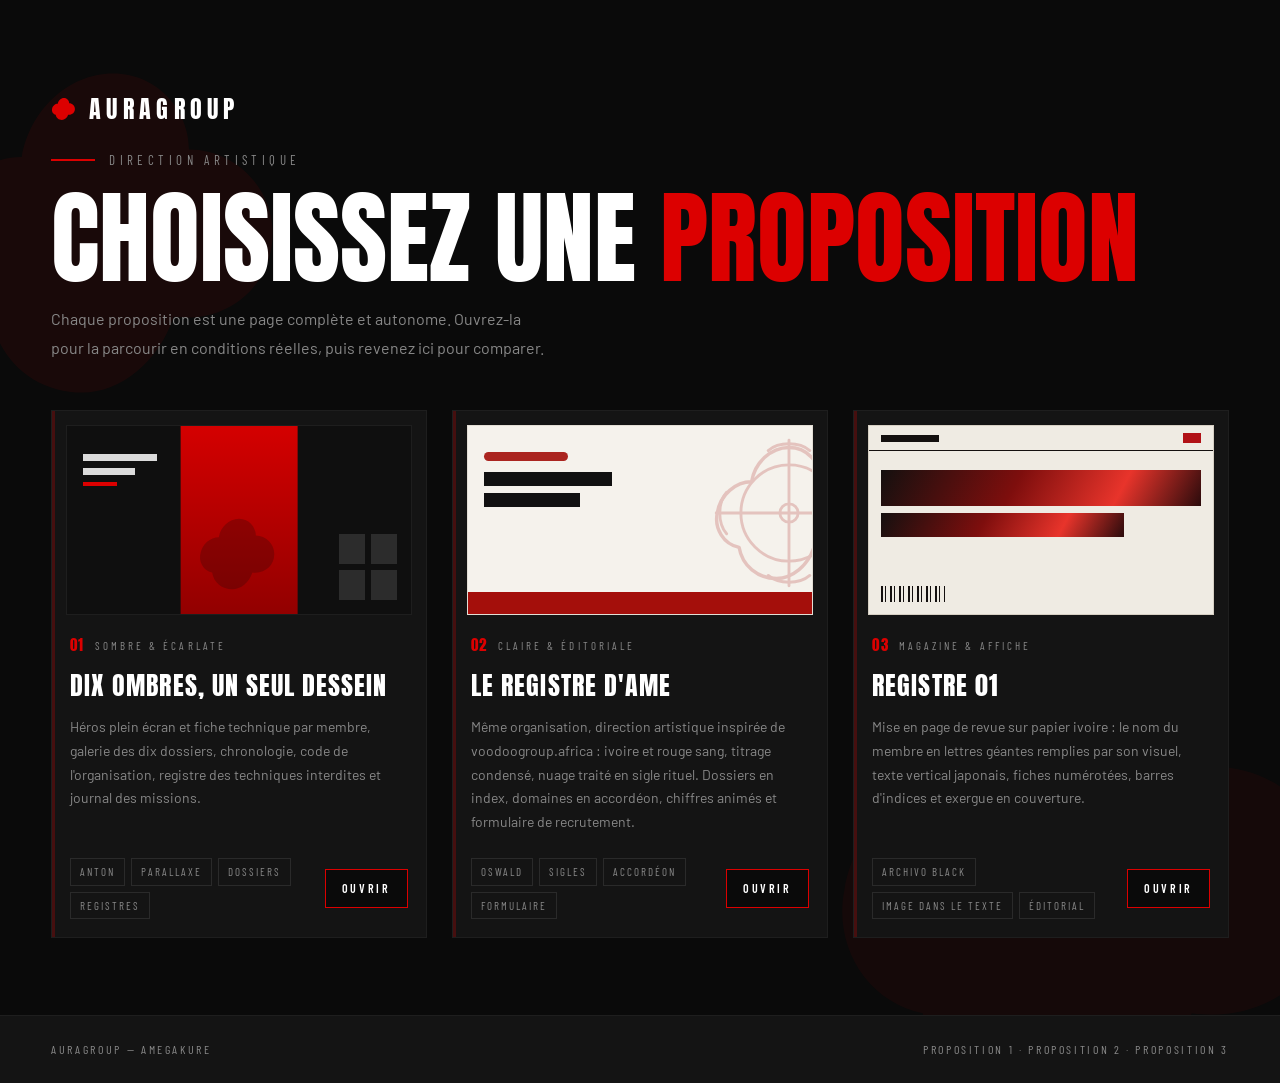
<file: index.html>
<!DOCTYPE html>
<html lang="fr">
<head>
<meta charset="utf-8">
<meta name="viewport" content="width=device-width, initial-scale=1">
<title>AuraGroup — Propositions</title>
<meta name="description" content="Sélection des propositions de landing page pour AuraGroup.">
<meta name="theme-color" content="#0A0A0A">
<link rel="preconnect" href="https://fonts.googleapis.com">
<link rel="preconnect" href="https://fonts.gstatic.com" crossorigin>
<link href="https://fonts.googleapis.com/css2?family=Anton&family=Barlow:wght@300;400;500;600&family=Barlow+Condensed:wght@400;500;600&display=swap" rel="stylesheet">
<link rel="stylesheet" href="assets/css/hub.css">
</head>
<body>

<!-- Sprite SVG : le nuage Akatsuki -->
<svg class="sprite" aria-hidden="true" focusable="false">
  <defs>
    <symbol id="ak-cloud" viewBox="0 0 100 100">
      <path d="M50 8C62 8 70 18 70 28c12 0 22 10 22 22 0 14-12 24-26 22-4 12-14 20-24 20-12 0-22-8-24-20C8 70 2 60 4 50c2-12 12-20 22-20C28 18 38 8 50 8Z"/>
    </symbol>
    <symbol id="ak-sigil" viewBox="0 0 120 120">
      <g fill="none" stroke="currentColor" stroke-width="2.2" stroke-linecap="round" stroke-linejoin="round">
        <path d="M60 4v112M4 60h112"/>
        <circle cx="60" cy="60" r="37"/>
        <circle cx="60" cy="60" r="7"/>
        <path transform="scale(1.2)" d="M50 8C62 8 70 18 70 28c12 0 22 10 22 22 0 14-12 24-26 22-4 12-14 20-24 20-12 0-22-8-24-20C8 70 2 60 4 50c2-12 12-20 22-20C28 18 38 8 50 8Z"/>
        <path d="M12 44c-7 8-7 24 0 32M108 44c7 8 7 24 0 32M44 12c8-7 24-7 32 0M44 108c8 7 24 7 32 0"/>
      </g>
    </symbol>
  </defs>
</svg>

<div class="clouds" aria-hidden="true">
  <svg class="clouds__item clouds__item--1" focusable="false"><use href="#ak-cloud"/></svg>
  <svg class="clouds__item clouds__item--2" focusable="false"><use href="#ak-cloud"/></svg>
</div>

<header class="hub-head">
  <span class="brand">
    <svg class="brand__logo" aria-hidden="true" focusable="false"><use href="#ak-cloud"/></svg>
    <span>AuraGroup</span>
  </span>
  <p class="eyebrow"><span class="rule"></span><span>Direction artistique</span></p>
  <h1 class="hub-title">Choisissez une <em>proposition</em></h1>
  <p class="hub-sub">Chaque proposition est une page complète et autonome. Ouvrez-la pour la parcourir en conditions réelles, puis revenez ici pour comparer.</p>
</header>

<!--
  Pour ajouter une proposition :
  1. dupliquez le dossier proposition-1 en proposition-2 ;
  2. copiez un bloc <a class="prop"> ci-dessous et mettez à jour href, numéro, titre et description.
-->
<main class="props">

  <a class="prop" href="proposition-1/">
    <span class="prop__accent"></span>
    <span class="thumb">
      <span class="thumb__band"></span>
      <svg class="thumb__cloud" aria-hidden="true" focusable="false"><use href="#ak-cloud"/></svg>
      <span class="thumb__lines"><i></i><i></i><i></i></span>
      <span class="thumb__cards"><i></i><i></i><i></i><i></i></span>
    </span>
    <span class="prop__body">
      <span class="prop__meta"><span class="prop__num">01</span><span>Sombre &amp; écarlate</span></span>
      <h2 class="prop__name">Dix ombres, un seul dessein</h2>
      <p class="prop__desc">Héros plein écran et fiche technique par membre, galerie des dix dossiers, chronologie, code de l'organisation, registre des techniques interdites et journal des missions.</p>
      <span class="prop__foot">
        <span class="prop__tags">
          <span class="prop__tag">Anton</span>
          <span class="prop__tag">Parallaxe</span>
          <span class="prop__tag">Dossiers</span>
          <span class="prop__tag">Registres</span>
        </span>
        <span class="prop__go">Ouvrir</span>
      </span>
    </span>
  </a>

  <a class="prop" href="proposition-2/">
    <span class="prop__accent"></span>
    <span class="thumb thumb--paper">
      <svg class="thumb__sigil" aria-hidden="true" focusable="false"><use href="#ak-sigil"/></svg>
      <span class="thumb__script"></span>
      <span class="thumb__head"><i></i><i></i></span>
      <span class="thumb__strip"></span>
    </span>
    <span class="prop__body">
      <span class="prop__meta"><span class="prop__num">02</span><span>Claire &amp; éditoriale</span></span>
      <h2 class="prop__name">Le registre d'Ame</h2>
      <p class="prop__desc">Même organisation, direction artistique inspirée de voodoogroup.africa : ivoire et rouge sang, titrage condensé, nuage traité en sigle rituel. Dossiers en index, domaines en accordéon, chiffres animés et formulaire de recrutement.</p>
      <span class="prop__foot">
        <span class="prop__tags">
          <span class="prop__tag">Oswald</span>
          <span class="prop__tag">Sigles</span>
          <span class="prop__tag">Accordéon</span>
          <span class="prop__tag">Formulaire</span>
        </span>
        <span class="prop__go">Ouvrir</span>
      </span>
    </span>
  </a>

  <a class="prop" href="proposition-3/">
    <span class="prop__accent"></span>
    <span class="thumb thumb--mag">
      <span class="thumb__mast"></span>
      <span class="thumb__issue"></span>
      <span class="thumb__rule"></span>
      <span class="thumb__word"><i></i><i></i></span>
      <span class="thumb__bars"></span>
    </span>
    <span class="prop__body">
      <span class="prop__meta"><span class="prop__num">03</span><span>Magazine &amp; affiche</span></span>
      <h2 class="prop__name">Registre 01</h2>
      <p class="prop__desc">Mise en page de revue sur papier ivoire : le nom du membre en lettres géantes remplies par son visuel, texte vertical japonais, fiches numérotées, barres d'indices et exergue en couverture.</p>
      <span class="prop__foot">
        <span class="prop__tags">
          <span class="prop__tag">Archivo Black</span>
          <span class="prop__tag">Image dans le texte</span>
          <span class="prop__tag">Éditorial</span>
        </span>
        <span class="prop__go">Ouvrir</span>
      </span>
    </span>
  </a>

</main>

<footer class="hub-foot">
  <span>AuraGroup — Amegakure</span>
  <span><a href="proposition-1/">Proposition 1</a> · <a href="proposition-2/">Proposition 2</a> · <a href="proposition-3/">Proposition 3</a></span>
</footer>

</body>
</html>
</file>
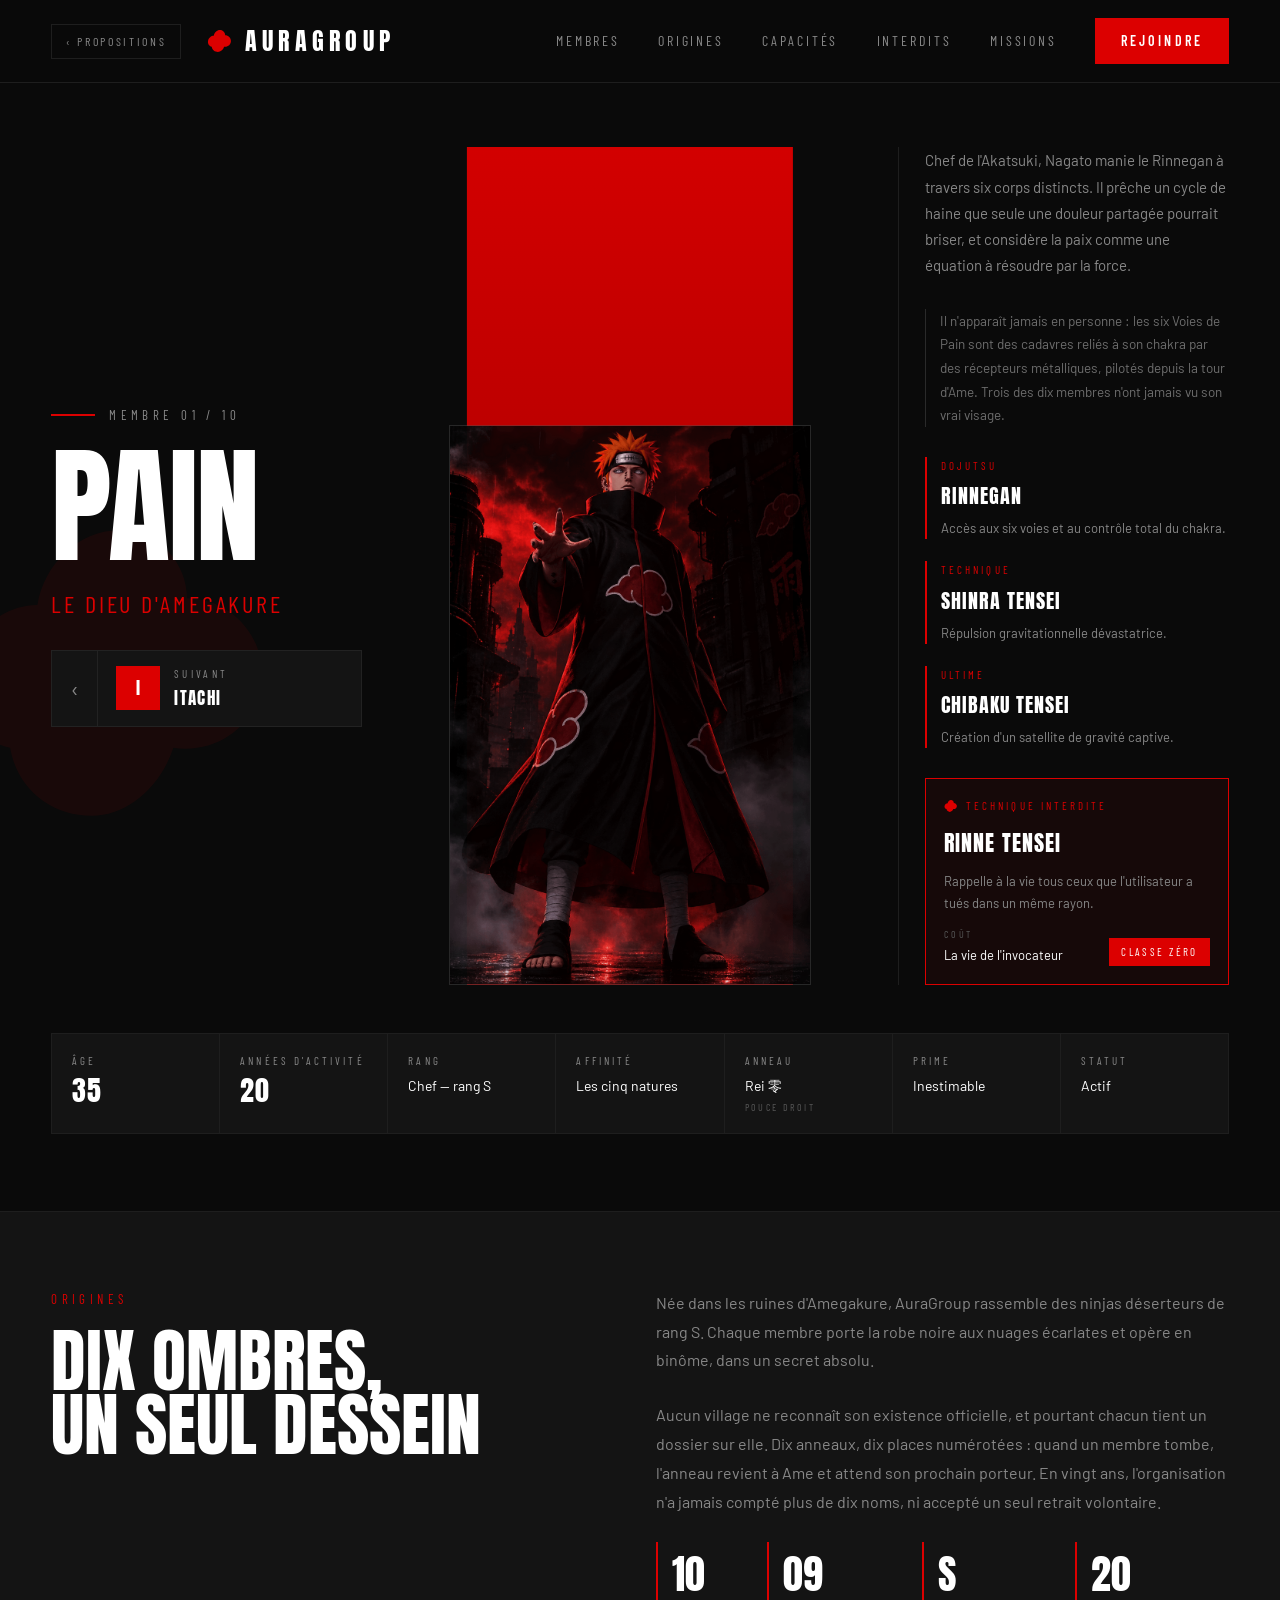
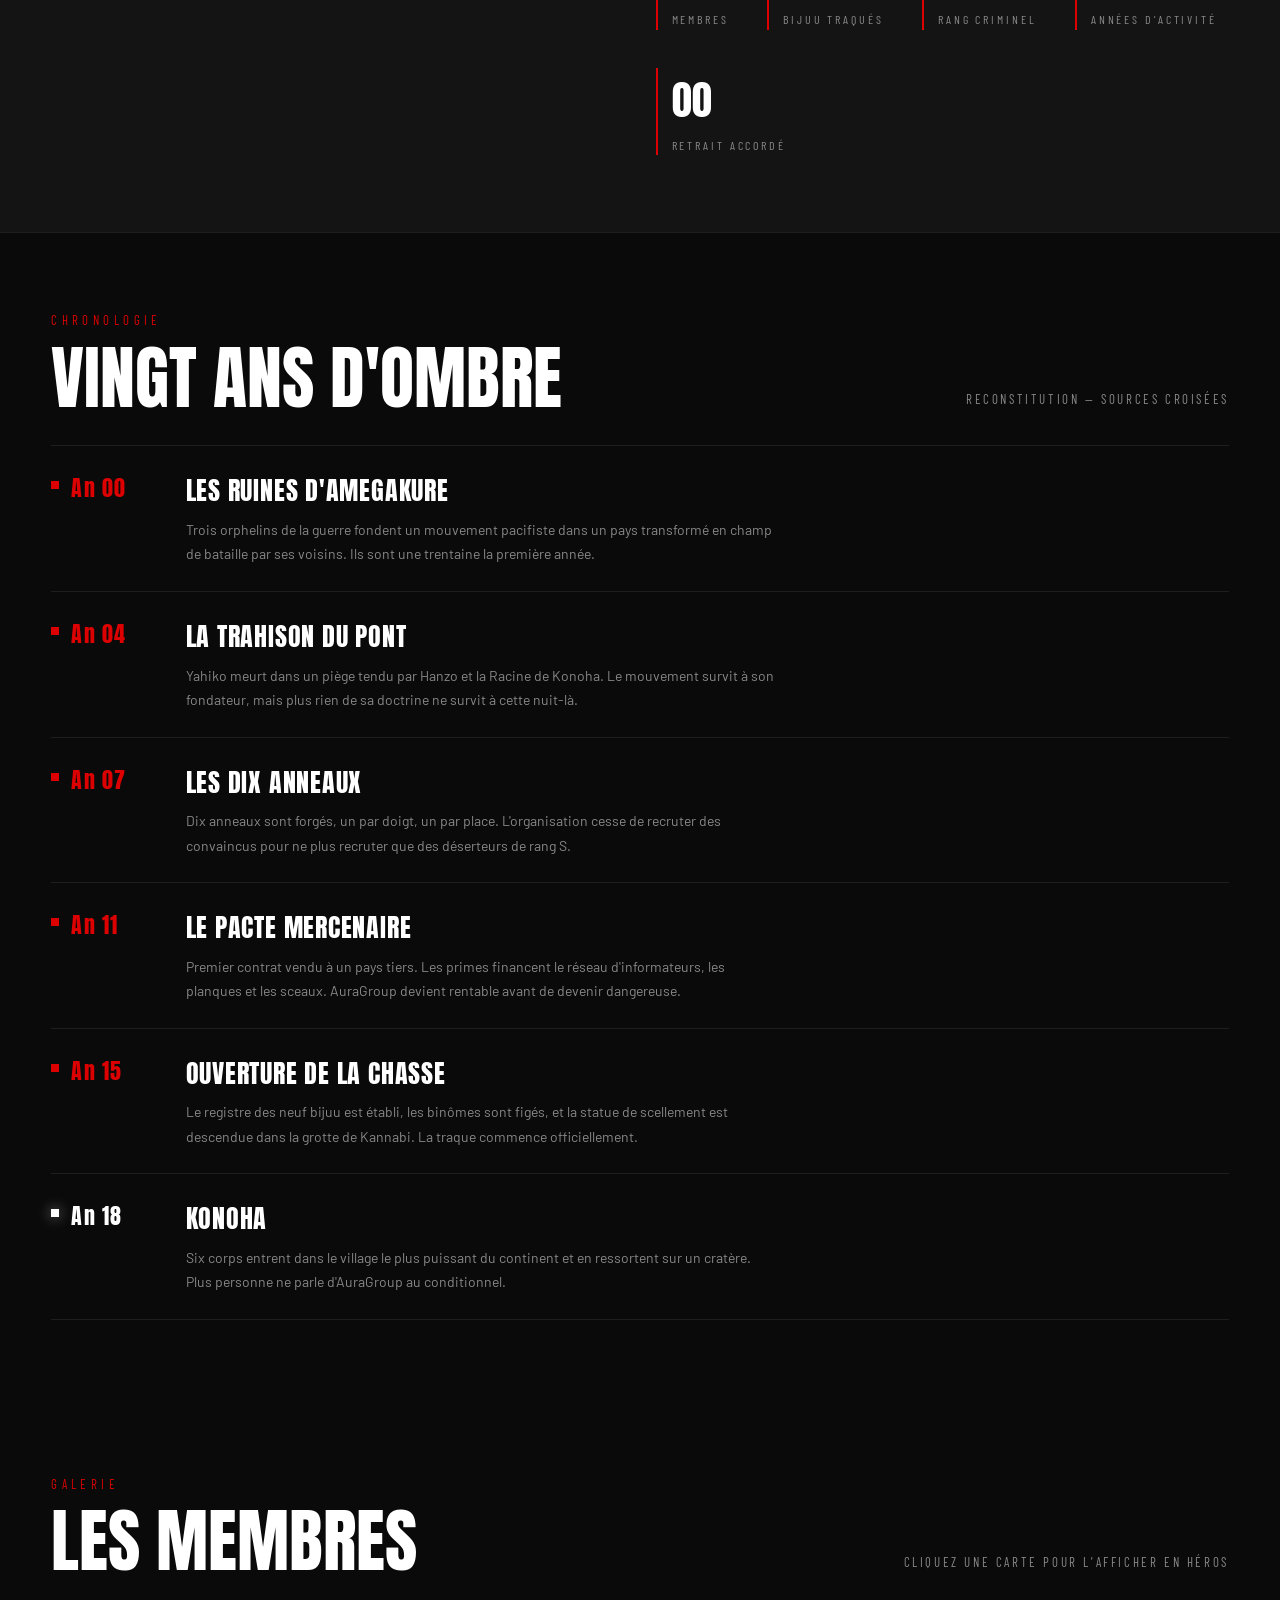
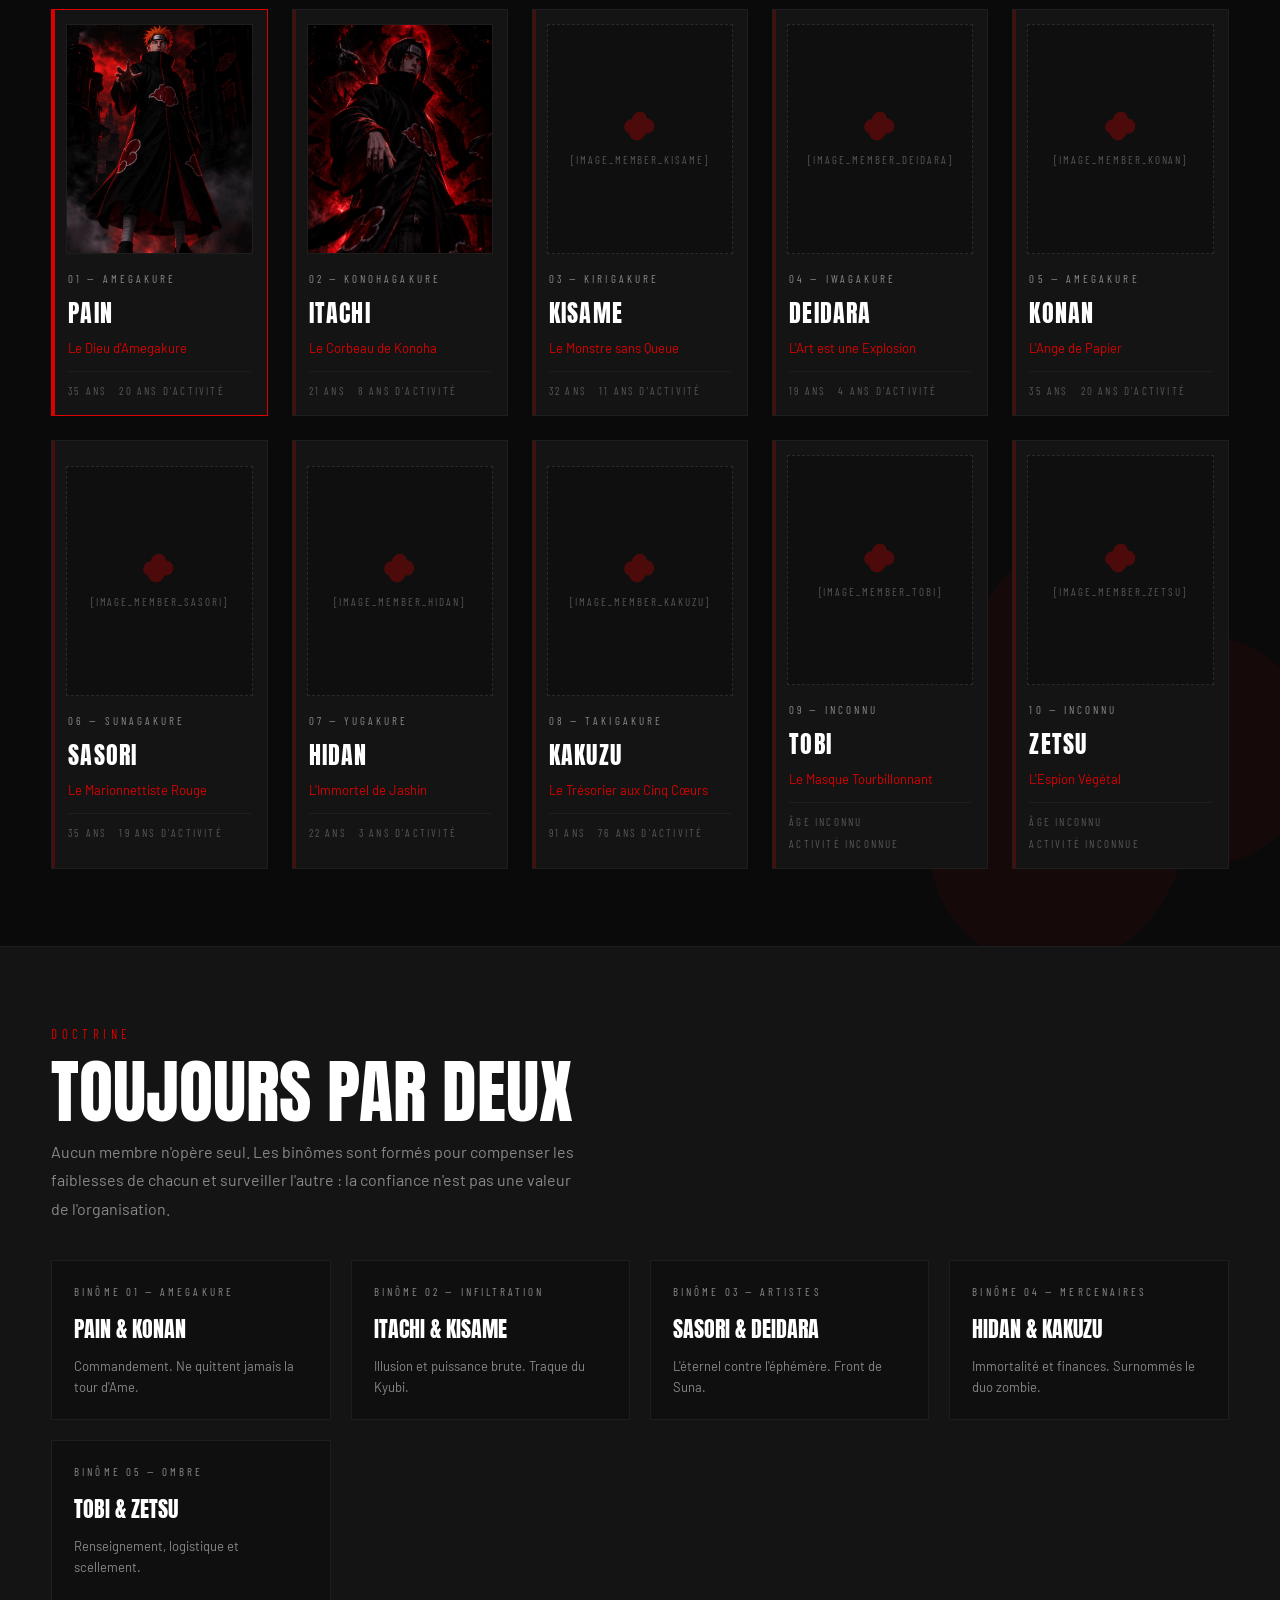
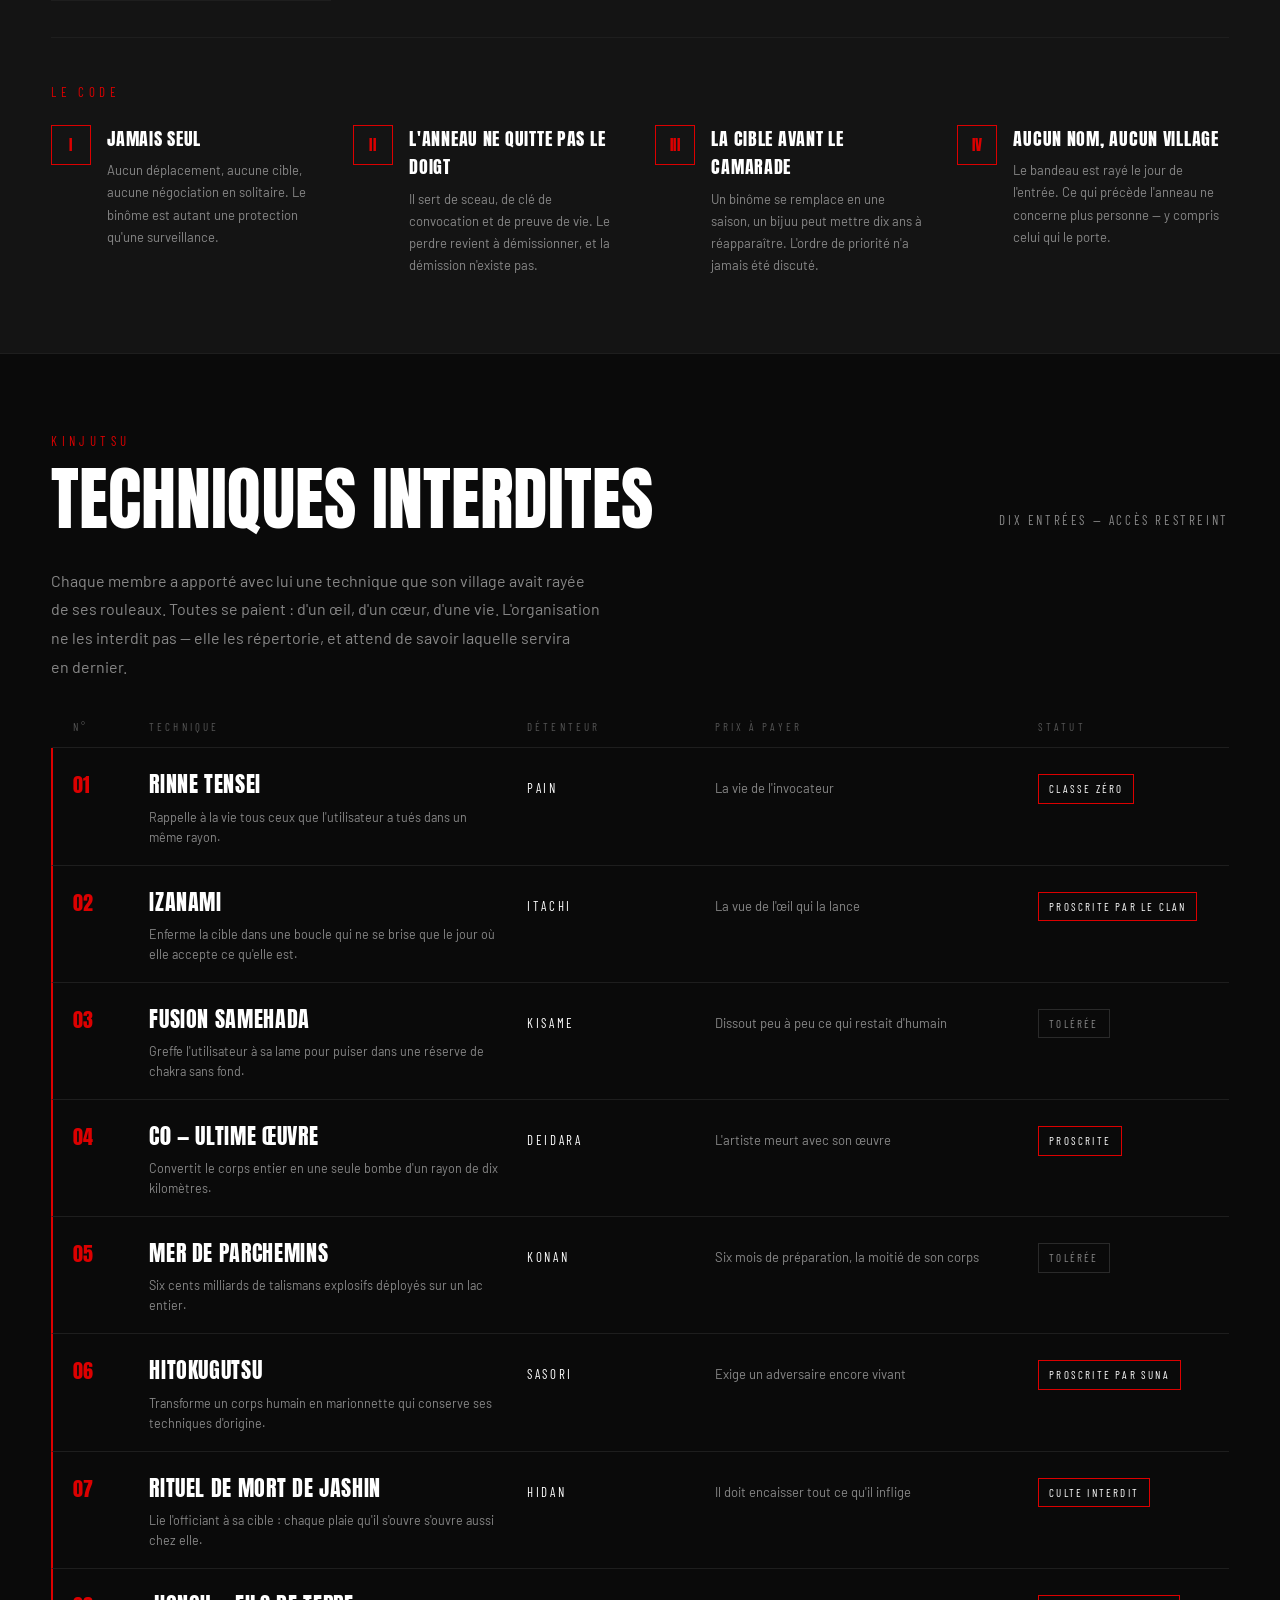
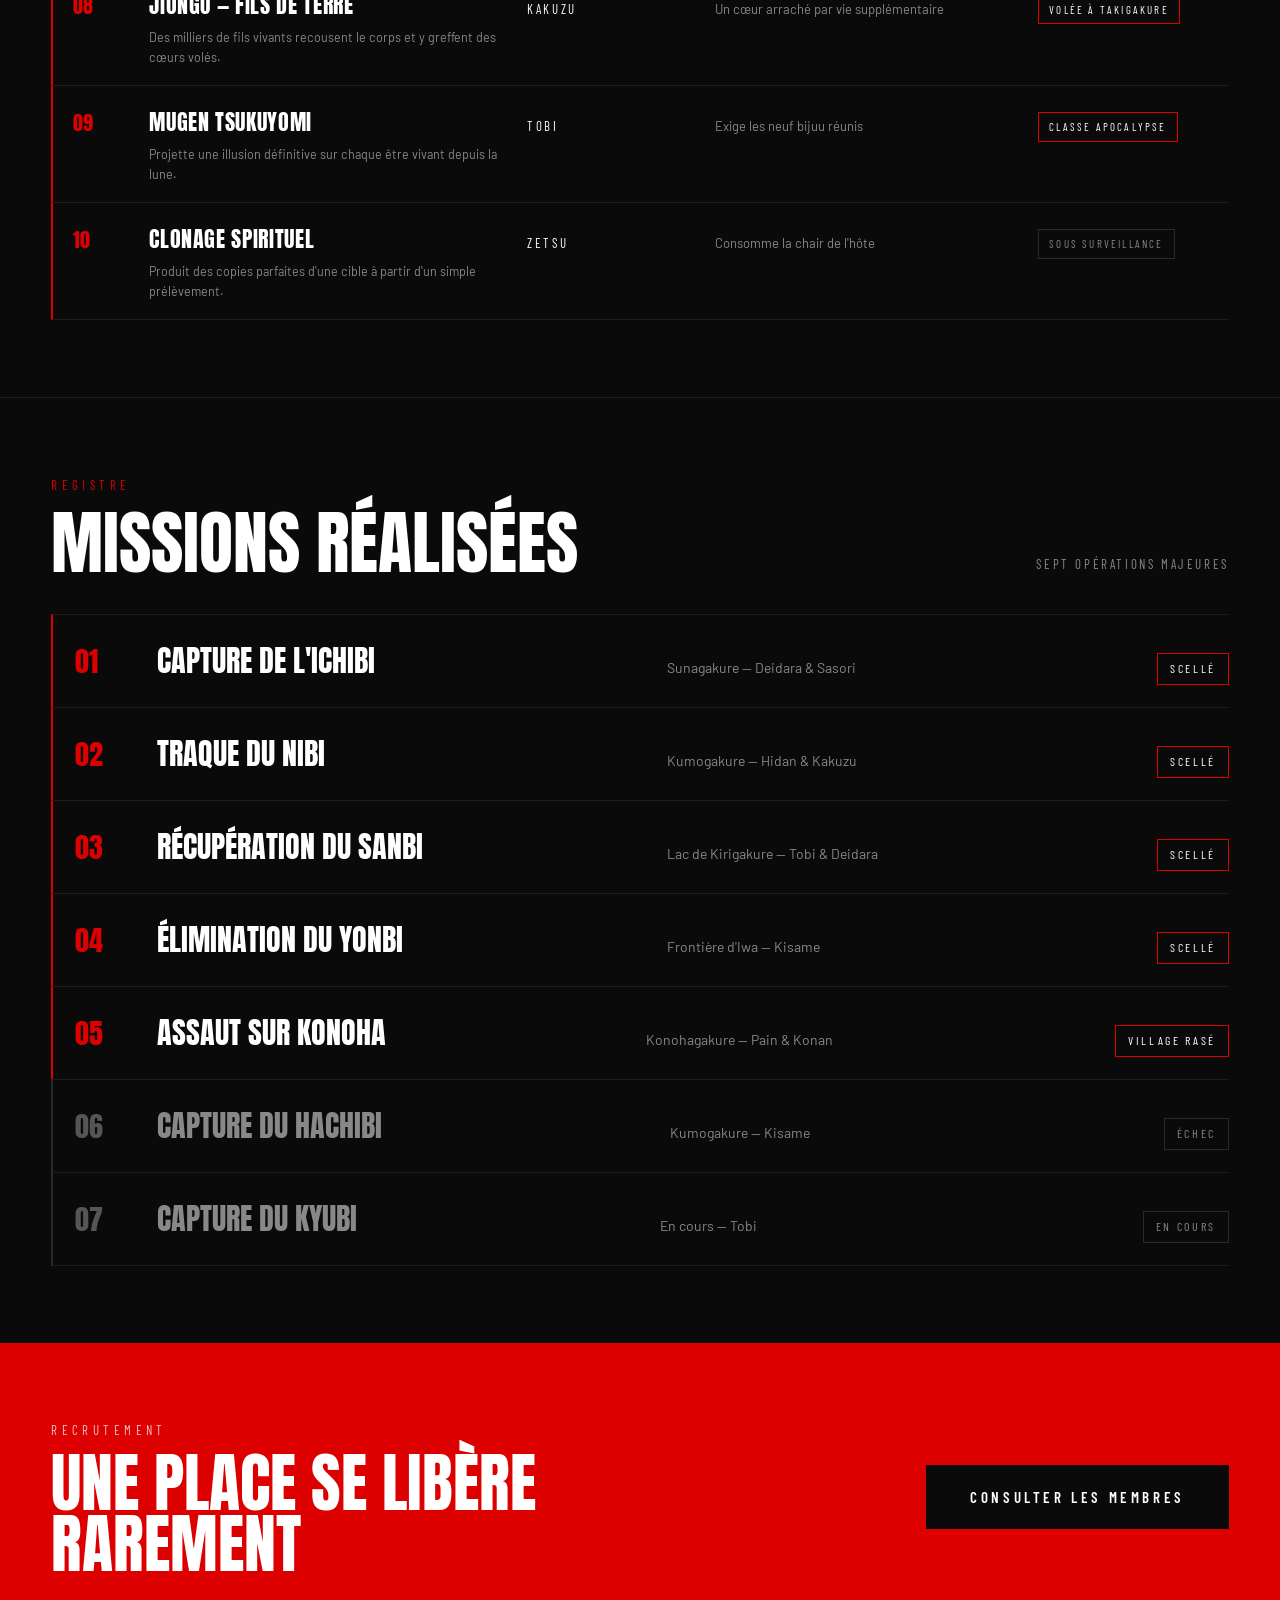
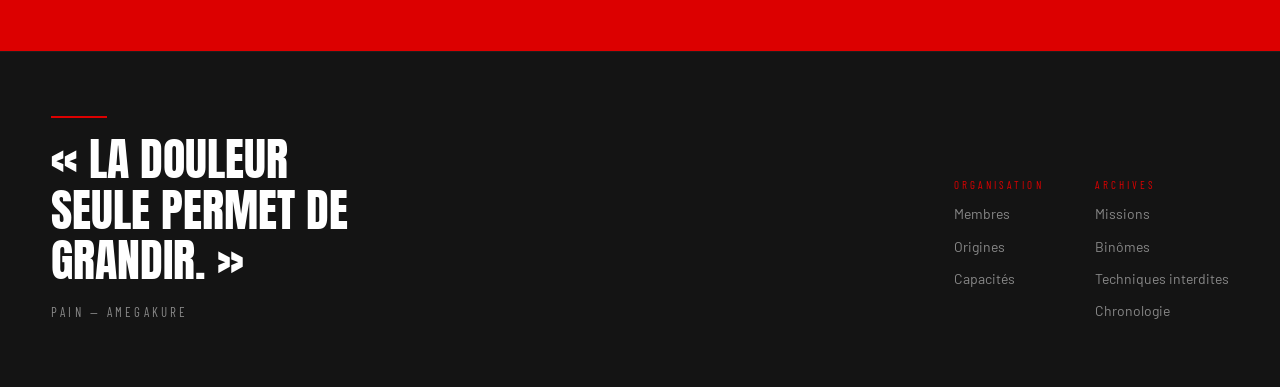
<file: proposition-1/index.html>
<!DOCTYPE html>
<html lang="fr">
<head>
<meta charset="utf-8">
<meta name="viewport" content="width=device-width, initial-scale=1">
<title>AuraGroup — Dix ombres, un seul dessein</title>
<meta name="description" content="AuraGroup rassemble dix ninjas déserteurs de rang S. Membres, origines, capacités et registre des missions.">
<meta name="theme-color" content="#0A0A0A">
<link rel="preconnect" href="https://fonts.googleapis.com">
<link rel="preconnect" href="https://fonts.gstatic.com" crossorigin>
<link href="https://fonts.googleapis.com/css2?family=Anton&family=Barlow:wght@300;400;500;600&family=Barlow+Condensed:wght@400;500;600&display=swap" rel="stylesheet">
<link rel="stylesheet" href="assets/css/style.css">
</head>
<body>

<!-- Sprite SVG : le nuage Akatsuki, réutilisé partout -->
<svg class="sprite" aria-hidden="true" focusable="false">
  <defs>
    <symbol id="ak-cloud" viewBox="0 0 100 100">
      <path d="M50 8C62 8 70 18 70 28c12 0 22 10 22 22 0 14-12 24-26 22-4 12-14 20-24 20-12 0-22-8-24-20C8 70 2 60 4 50c2-12 12-20 22-20C28 18 38 8 50 8Z"/>
    </symbol>
  </defs>
</svg>

<!-- Écran de démarrage -->
<div class="boot" id="boot" aria-hidden="true">
  <svg class="boot__mark" viewBox="0 0 100 100" focusable="false">
    <defs>
      <clipPath id="akCloudClip">
        <path d="M50 8C62 8 70 18 70 28c12 0 22 10 22 22 0 14-12 24-26 22-4 12-14 20-24 20-12 0-22-8-24-20C8 70 2 60 4 50c2-12 12-20 22-20C28 18 38 8 50 8Z"/>
      </clipPath>
    </defs>
    <path d="M50 8C62 8 70 18 70 28c12 0 22 10 22 22 0 14-12 24-26 22-4 12-14 20-24 20-12 0-22-8-24-20C8 70 2 60 4 50c2-12 12-20 22-20C28 18 38 8 50 8Z" fill="#141414" stroke="#2A2A2A" stroke-width="1.5"/>
    <g clip-path="url(#akCloudClip)">
      <g class="boot__fill">
        <rect x="0" y="0" width="100" height="100" fill="#DC0000"/>
        <path class="boot__wave" d="M-100 2c12 0 12 6 24 6s12-6 24-6 12 6 24 6 12-6 24-6 12 6 24 6 12-6 24-6 12 6 24 6 12-6 24-6v-14h-192Z" fill="#DC0000"/>
      </g>
    </g>
  </svg>
</div>

<!-- Nuages d'ambiance (statiques) -->
<div class="clouds" id="clouds" aria-hidden="true">
  <svg class="clouds__item clouds__item--1" focusable="false"><use href="#ak-cloud"/></svg>
  <svg class="clouds__item clouds__item--2" focusable="false"><use href="#ak-cloud"/></svg>
  <svg class="clouds__item clouds__item--3" focusable="false"><use href="#ak-cloud"/></svg>
</div>

<a class="skip-link" href="#membres">Aller aux membres</a>

<header class="nav">
  <div class="nav__left">
    <a class="nav__back" href="../">&lsaquo; Propositions</a>
    <a class="nav__brand" href="#top">
      <svg class="nav__logo" aria-hidden="true" focusable="false"><use href="#ak-cloud"/></svg>
      <span>AuraGroup</span>
    </a>
  </div>
  <nav class="nav__links" aria-label="Navigation principale">
    <a class="nav__link" href="#membres">Membres</a>
    <a class="nav__link" href="#origines">Origines</a>
    <a class="nav__link" href="#capacites">Capacités</a>
    <a class="nav__link" href="#interdits">Interdits</a>
    <a class="nav__link" href="#missions">Missions</a>
    <a class="nav__cta" href="#membres">Rejoindre</a>
  </nav>
</header>

<main id="top">

  <!-- ===================== HERO ===================== -->
  <section class="hero" aria-label="Membre à la une">

    <div class="hero__intro">
      <p class="eyebrow eyebrow--rule">
        <span class="rule"></span>
        <span>Membre <span id="heroIndex">01</span> / <span id="heroTotal">10</span></span>
      </p>
      <h1 class="hero__name" id="heroName">Pain</h1>
      <p class="hero__title" id="heroTitle">Le Dieu d'Amegakure</p>

      <div class="switcher">
        <button class="switcher__prev" type="button" id="prevBtn" aria-label="Membre précédent">&lsaquo;</button>
        <button class="switcher__next" type="button" id="nextBtn">
          <span class="switcher__initial" id="nextInitial" aria-hidden="true">I</span>
          <span class="switcher__text">
            <span class="switcher__label">Suivant</span>
            <span class="switcher__name" id="nextName">Itachi</span>
          </span>
        </button>
      </div>
    </div>

    <div class="hero__stage">
      <div class="hero__band" id="heroBand"></div>
      <svg class="hero__ghost" aria-hidden="true" focusable="false"><use href="#ak-cloud"/></svg>
      <figure class="hero__media" id="heroMedia">
        <span class="hero__media-label">Placeholder</span>
        <span class="hero__media-tag">[IMAGE_HERO_PAIN]</span>
      </figure>
    </div>

    <div class="hero__file" id="capacites">
      <p class="hero__bio" id="heroBio">Chef de l'Akatsuki, Nagato manie le Rinnegan à travers six corps distincts. Il prêche un cycle de haine que seule une douleur partagée pourrait briser, et considère la paix comme une équation à résoudre par la force.</p>
      <p class="hero__note" id="heroNote">Il n'apparaît jamais en personne : les six Voies de Pain sont des cadavres reliés à son chakra par des récepteurs métalliques, pilotés depuis la tour d'Ame.</p>

      <ul class="abilities" id="heroAbilities">
        <li class="ability">
          <span class="ability__kind">Dojutsu</span>
          <span class="ability__name">Rinnegan</span>
          <span class="ability__desc">Accès aux six voies et au contrôle total du chakra.</span>
        </li>
        <li class="ability">
          <span class="ability__kind">Technique</span>
          <span class="ability__name">Shinra Tensei</span>
          <span class="ability__desc">Répulsion gravitationnelle dévastatrice.</span>
        </li>
        <li class="ability">
          <span class="ability__kind">Ultime</span>
          <span class="ability__name">Chibaku Tensei</span>
          <span class="ability__desc">Création d'un satellite de gravité captive.</span>
        </li>
      </ul>

      <div class="kinjutsu">
        <span class="kinjutsu__head">
          <svg class="kinjutsu__icon" aria-hidden="true" focusable="false"><use href="#ak-cloud"/></svg>
          Technique interdite
        </span>
        <span class="kinjutsu__name" id="forbName">Rinne Tensei</span>
        <p class="kinjutsu__desc" id="forbDesc">Rappelle à la vie tous ceux que l'utilisateur a tués dans un même rayon.</p>
        <span class="kinjutsu__foot">
          <span class="kinjutsu__cost"><span class="kinjutsu__cost-label">Coût</span><span id="forbCost">La vie de l'invocateur</span></span>
          <span class="kinjutsu__status" id="forbStatus">Classe Zéro</span>
        </span>
      </div>
    </div>

    <!-- Fiche technique : pleine largeur, se met à jour avec le membre affiché -->
    <dl class="dossier" id="dossier" aria-label="Fiche technique du membre affiché">
      <div class="dossier__cell"><dt class="dossier__label">Âge</dt><dd class="dossier__value" id="dAge">35</dd></div>
      <div class="dossier__cell"><dt class="dossier__label">Années d'activité</dt><dd class="dossier__value" id="dYears">20</dd></div>
      <div class="dossier__cell"><dt class="dossier__label">Rang</dt><dd class="dossier__value dossier__value--sm" id="dRank">Chef — rang S</dd></div>
      <div class="dossier__cell"><dt class="dossier__label">Affinité</dt><dd class="dossier__value dossier__value--sm" id="dNature">Les cinq natures</dd></div>
      <div class="dossier__cell"><dt class="dossier__label">Anneau</dt><dd class="dossier__value dossier__value--sm"><span id="dRing">Rei 零</span><em id="dFinger">Pouce droit</em></dd></div>
      <div class="dossier__cell"><dt class="dossier__label">Prime</dt><dd class="dossier__value dossier__value--sm" id="dBounty">Inestimable</dd></div>
      <div class="dossier__cell"><dt class="dossier__label">Statut</dt><dd class="dossier__value dossier__value--sm" id="dStatus">Actif</dd></div>
    </dl>
  </section>

  <!-- ===================== ORIGINES ===================== -->
  <section class="section section--panel origines" id="origines">
    <div class="origines__head">
      <p class="eyebrow eyebrow--red">Origines</p>
      <h2 class="h2">Dix ombres,<br>un seul dessein</h2>
    </div>
    <div class="origines__body">
      <p class="lead">Née dans les ruines d'Amegakure, AuraGroup rassemble des ninjas déserteurs de rang S. Chaque membre porte la robe noire aux nuages écarlates et opère en binôme, dans un secret absolu.</p>
      <p class="lead">Aucun village ne reconnaît son existence officielle, et pourtant chacun tient un dossier sur elle. Dix anneaux, dix places numérotées : quand un membre tombe, l'anneau revient à Ame et attend son prochain porteur. En vingt ans, l'organisation n'a jamais compté plus de dix noms, ni accepté un seul retrait volontaire.</p>
      <div class="stats">
        <div class="stat">
          <span class="stat__value">10</span>
          <span class="stat__label">Membres</span>
        </div>
        <div class="stat">
          <span class="stat__value">09</span>
          <span class="stat__label">Bijuu traqués</span>
        </div>
        <div class="stat">
          <span class="stat__value">S</span>
          <span class="stat__label">Rang criminel</span>
        </div>
        <div class="stat">
          <span class="stat__value">20</span>
          <span class="stat__label">Années d'activité</span>
        </div>
        <div class="stat">
          <span class="stat__value">00</span>
          <span class="stat__label">Retrait accordé</span>
        </div>
      </div>
    </div>
  </section>

  <!-- ===================== CHRONOLOGIE ===================== -->
  <section class="section chrono" id="chronologie">
    <div class="section__head">
      <div class="section__titles">
        <p class="eyebrow eyebrow--red">Chronologie</p>
        <h2 class="h2">Vingt ans d'ombre</h2>
      </div>
      <p class="section__note">Reconstitution — sources croisées</p>
    </div>
    <ol class="tl">
      <li class="tl__item">
        <span class="tl__year">An 00</span>
        <div class="tl__body">
          <h3 class="tl__title">Les ruines d'Amegakure</h3>
          <p class="tl__desc">Trois orphelins de la guerre fondent un mouvement pacifiste dans un pays transformé en champ de bataille par ses voisins. Ils sont une trentaine la première année.</p>
        </div>
      </li>
      <li class="tl__item">
        <span class="tl__year">An 04</span>
        <div class="tl__body">
          <h3 class="tl__title">La trahison du pont</h3>
          <p class="tl__desc">Yahiko meurt dans un piège tendu par Hanzo et la Racine de Konoha. Le mouvement survit à son fondateur, mais plus rien de sa doctrine ne survit à cette nuit-là.</p>
        </div>
      </li>
      <li class="tl__item">
        <span class="tl__year">An 07</span>
        <div class="tl__body">
          <h3 class="tl__title">Les dix anneaux</h3>
          <p class="tl__desc">Dix anneaux sont forgés, un par doigt, un par place. L'organisation cesse de recruter des convaincus pour ne plus recruter que des déserteurs de rang S.</p>
        </div>
      </li>
      <li class="tl__item">
        <span class="tl__year">An 11</span>
        <div class="tl__body">
          <h3 class="tl__title">Le pacte mercenaire</h3>
          <p class="tl__desc">Premier contrat vendu à un pays tiers. Les primes financent le réseau d'informateurs, les planques et les sceaux. AuraGroup devient rentable avant de devenir dangereuse.</p>
        </div>
      </li>
      <li class="tl__item">
        <span class="tl__year">An 15</span>
        <div class="tl__body">
          <h3 class="tl__title">Ouverture de la chasse</h3>
          <p class="tl__desc">Le registre des neuf bijuu est établi, les binômes sont figés, et la statue de scellement est descendue dans la grotte de Kannabi. La traque commence officiellement.</p>
        </div>
      </li>
      <li class="tl__item tl__item--now">
        <span class="tl__year">An 18</span>
        <div class="tl__body">
          <h3 class="tl__title">Konoha</h3>
          <p class="tl__desc">Six corps entrent dans le village le plus puissant du continent et en ressortent sur un cratère. Plus personne ne parle d'AuraGroup au conditionnel.</p>
        </div>
      </li>
    </ol>
  </section>

  <!-- ===================== MEMBRES ===================== -->
  <section class="section membres" id="membres">
    <div class="section__head">
      <div class="section__titles">
        <p class="eyebrow eyebrow--red">Galerie</p>
        <h2 class="h2">Les membres</h2>
      </div>
      <p class="section__note">Cliquez une carte pour l'afficher en héros</p>
    </div>
    <div class="cards" id="cards"></div>
  </section>

  <!-- ===================== BINÔMES ===================== -->
  <section class="section section--panel binomes" id="binomes">
    <div class="section__titles">
      <p class="eyebrow eyebrow--red">Doctrine</p>
      <h2 class="h2">Toujours par deux</h2>
      <p class="lead lead--wide">Aucun membre n'opère seul. Les binômes sont formés pour compenser les faiblesses de chacun et surveiller l'autre : la confiance n'est pas une valeur de l'organisation.</p>
    </div>
    <div class="pairs">
      <article class="pair">
        <span class="pair__meta">Binôme 01 — Amegakure</span>
        <h3 class="pair__name">Pain &amp; Konan</h3>
        <p class="pair__desc">Commandement. Ne quittent jamais la tour d'Ame.</p>
      </article>
      <article class="pair">
        <span class="pair__meta">Binôme 02 — Infiltration</span>
        <h3 class="pair__name">Itachi &amp; Kisame</h3>
        <p class="pair__desc">Illusion et puissance brute. Traque du Kyubi.</p>
      </article>
      <article class="pair">
        <span class="pair__meta">Binôme 03 — Artistes</span>
        <h3 class="pair__name">Sasori &amp; Deidara</h3>
        <p class="pair__desc">L'éternel contre l'éphémère. Front de Suna.</p>
      </article>
      <article class="pair">
        <span class="pair__meta">Binôme 04 — Mercenaires</span>
        <h3 class="pair__name">Hidan &amp; Kakuzu</h3>
        <p class="pair__desc">Immortalité et finances. Surnommés le duo zombie.</p>
      </article>
      <article class="pair">
        <span class="pair__meta">Binôme 05 — Ombre</span>
        <h3 class="pair__name">Tobi &amp; Zetsu</h3>
        <p class="pair__desc">Renseignement, logistique et scellement.</p>
      </article>
    </div>

    <div class="code">
      <p class="eyebrow eyebrow--red">Le code</p>
      <ol class="code__list">
        <li class="code__rule">
          <span class="code__num">I</span>
          <div>
            <h3 class="code__title">Jamais seul</h3>
            <p class="code__desc">Aucun déplacement, aucune cible, aucune négociation en solitaire. Le binôme est autant une protection qu'une surveillance.</p>
          </div>
        </li>
        <li class="code__rule">
          <span class="code__num">II</span>
          <div>
            <h3 class="code__title">L'anneau ne quitte pas le doigt</h3>
            <p class="code__desc">Il sert de sceau, de clé de convocation et de preuve de vie. Le perdre revient à démissionner, et la démission n'existe pas.</p>
          </div>
        </li>
        <li class="code__rule">
          <span class="code__num">III</span>
          <div>
            <h3 class="code__title">La cible avant le camarade</h3>
            <p class="code__desc">Un binôme se remplace en une saison, un bijuu peut mettre dix ans à réapparaître. L'ordre de priorité n'a jamais été discuté.</p>
          </div>
        </li>
        <li class="code__rule">
          <span class="code__num">IV</span>
          <div>
            <h3 class="code__title">Aucun nom, aucun village</h3>
            <p class="code__desc">Le bandeau est rayé le jour de l'entrée. Ce qui précède l'anneau ne concerne plus personne — y compris celui qui le porte.</p>
          </div>
        </li>
      </ol>
    </div>
  </section>

  <!-- ===================== TECHNIQUES INTERDITES ===================== -->
  <section class="section interdits" id="interdits">
    <div class="section__head">
      <div class="section__titles">
        <p class="eyebrow eyebrow--red">Kinjutsu</p>
        <h2 class="h2">Techniques interdites</h2>
      </div>
      <p class="section__note">Dix entrées — accès restreint</p>
    </div>
    <p class="lead lead--wide">Chaque membre a apporté avec lui une technique que son village avait rayée de ses rouleaux. Toutes se paient : d'un œil, d'un cœur, d'une vie. L'organisation ne les interdit pas — elle les répertorie, et attend de savoir laquelle servira en dernier.</p>

    <div class="kin-table" role="table" aria-label="Registre des techniques interdites">
      <div class="kin-row kin-row--head" role="row">
        <span role="columnheader">N°</span>
        <span role="columnheader">Technique</span>
        <span role="columnheader">Détenteur</span>
        <span role="columnheader">Prix à payer</span>
        <span role="columnheader">Statut</span>
      </div>
      <div id="kinBody"></div>
    </div>
  </section>

  <!-- ===================== MISSIONS ===================== -->
  <section class="section missions" id="missions">
    <div class="section__head">
      <div class="section__titles">
        <p class="eyebrow eyebrow--red">Registre</p>
        <h2 class="h2">Missions réalisées</h2>
      </div>
      <p class="section__note">Sept opérations majeures</p>
    </div>
    <ol class="log">
      <li class="log__row">
        <span class="log__num">01</span>
        <span class="log__name">Capture de l'Ichibi</span>
        <span class="log__meta">Sunagakure — Deidara &amp; Sasori</span>
        <span class="log__tag">Scellé</span>
      </li>
      <li class="log__row">
        <span class="log__num">02</span>
        <span class="log__name">Traque du Nibi</span>
        <span class="log__meta">Kumogakure — Hidan &amp; Kakuzu</span>
        <span class="log__tag">Scellé</span>
      </li>
      <li class="log__row">
        <span class="log__num">03</span>
        <span class="log__name">Récupération du Sanbi</span>
        <span class="log__meta">Lac de Kirigakure — Tobi &amp; Deidara</span>
        <span class="log__tag">Scellé</span>
      </li>
      <li class="log__row">
        <span class="log__num">04</span>
        <span class="log__name">Élimination du Yonbi</span>
        <span class="log__meta">Frontière d'Iwa — Kisame</span>
        <span class="log__tag">Scellé</span>
      </li>
      <li class="log__row">
        <span class="log__num">05</span>
        <span class="log__name">Assaut sur Konoha</span>
        <span class="log__meta">Konohagakure — Pain &amp; Konan</span>
        <span class="log__tag">Village rasé</span>
      </li>
      <li class="log__row log__row--muted">
        <span class="log__num">06</span>
        <span class="log__name">Capture du Hachibi</span>
        <span class="log__meta">Kumogakure — Kisame</span>
        <span class="log__tag">Échec</span>
      </li>
      <li class="log__row log__row--muted">
        <span class="log__num">07</span>
        <span class="log__name">Capture du Kyubi</span>
        <span class="log__meta">En cours — Tobi</span>
        <span class="log__tag">En cours</span>
      </li>
    </ol>
  </section>

  <!-- ===================== CTA ===================== -->
  <section class="cta">
    <div class="cta__text">
      <p class="eyebrow eyebrow--onred">Recrutement</p>
      <h2 class="cta__title">Une place se libère rarement</h2>
    </div>
    <a class="cta__btn" href="#membres">Consulter les membres</a>
  </section>

</main>

<footer class="footer">
  <div class="footer__quote">
    <span class="rule rule--wide"></span>
    <blockquote class="footer__blockquote">« La douleur seule permet de grandir. »</blockquote>
    <span class="footer__author">Pain — Amegakure</span>
  </div>
  <div class="footer__cols">
    <nav class="footer__col" aria-label="Organisation">
      <span class="footer__col-title">Organisation</span>
      <a href="#membres">Membres</a>
      <a href="#origines">Origines</a>
      <a href="#capacites">Capacités</a>
    </nav>
    <nav class="footer__col" aria-label="Archives">
      <span class="footer__col-title">Archives</span>
      <a href="#missions">Missions</a>
      <a href="#binomes">Binômes</a>
      <a href="#interdits">Techniques interdites</a>
      <a href="#chronologie">Chronologie</a>
    </nav>
  </div>
</footer>

<script src="assets/js/members.js" defer></script>
<script src="assets/js/app.js" defer></script>
</body>
</html>
</file>
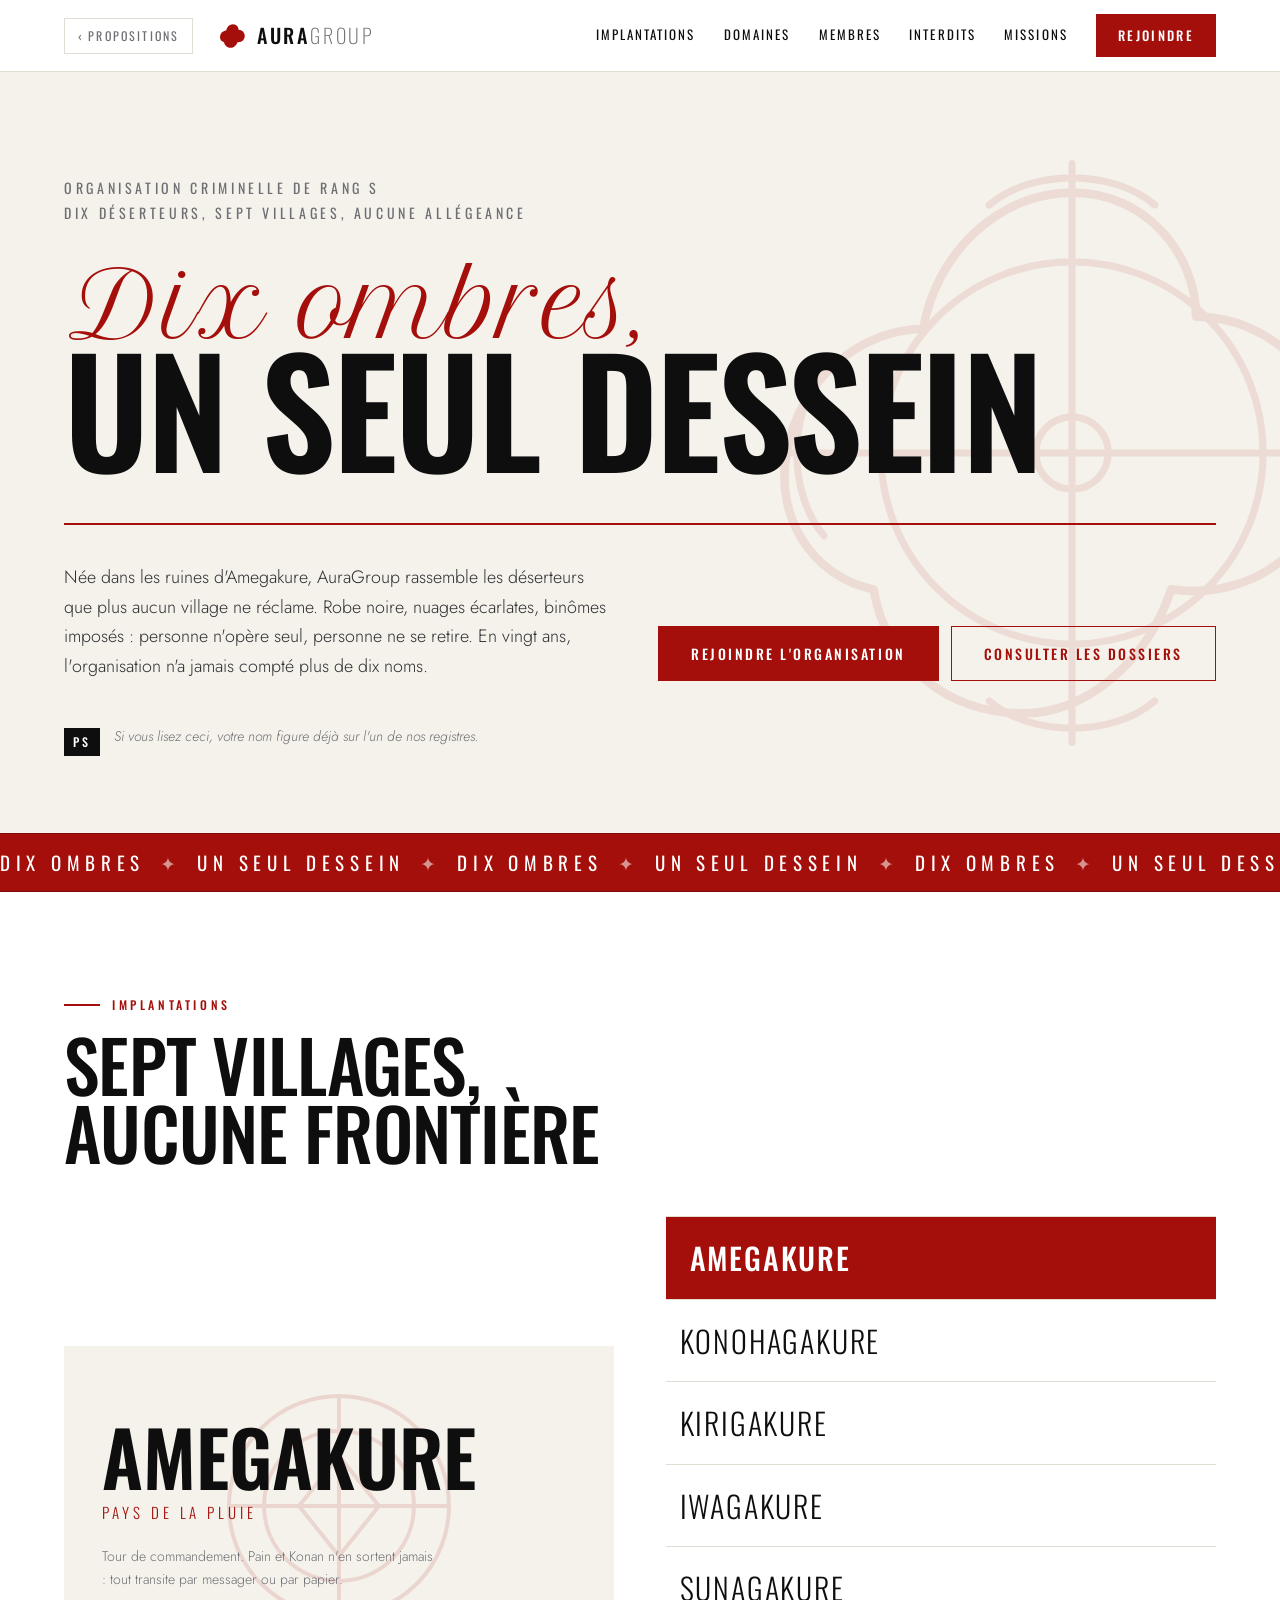
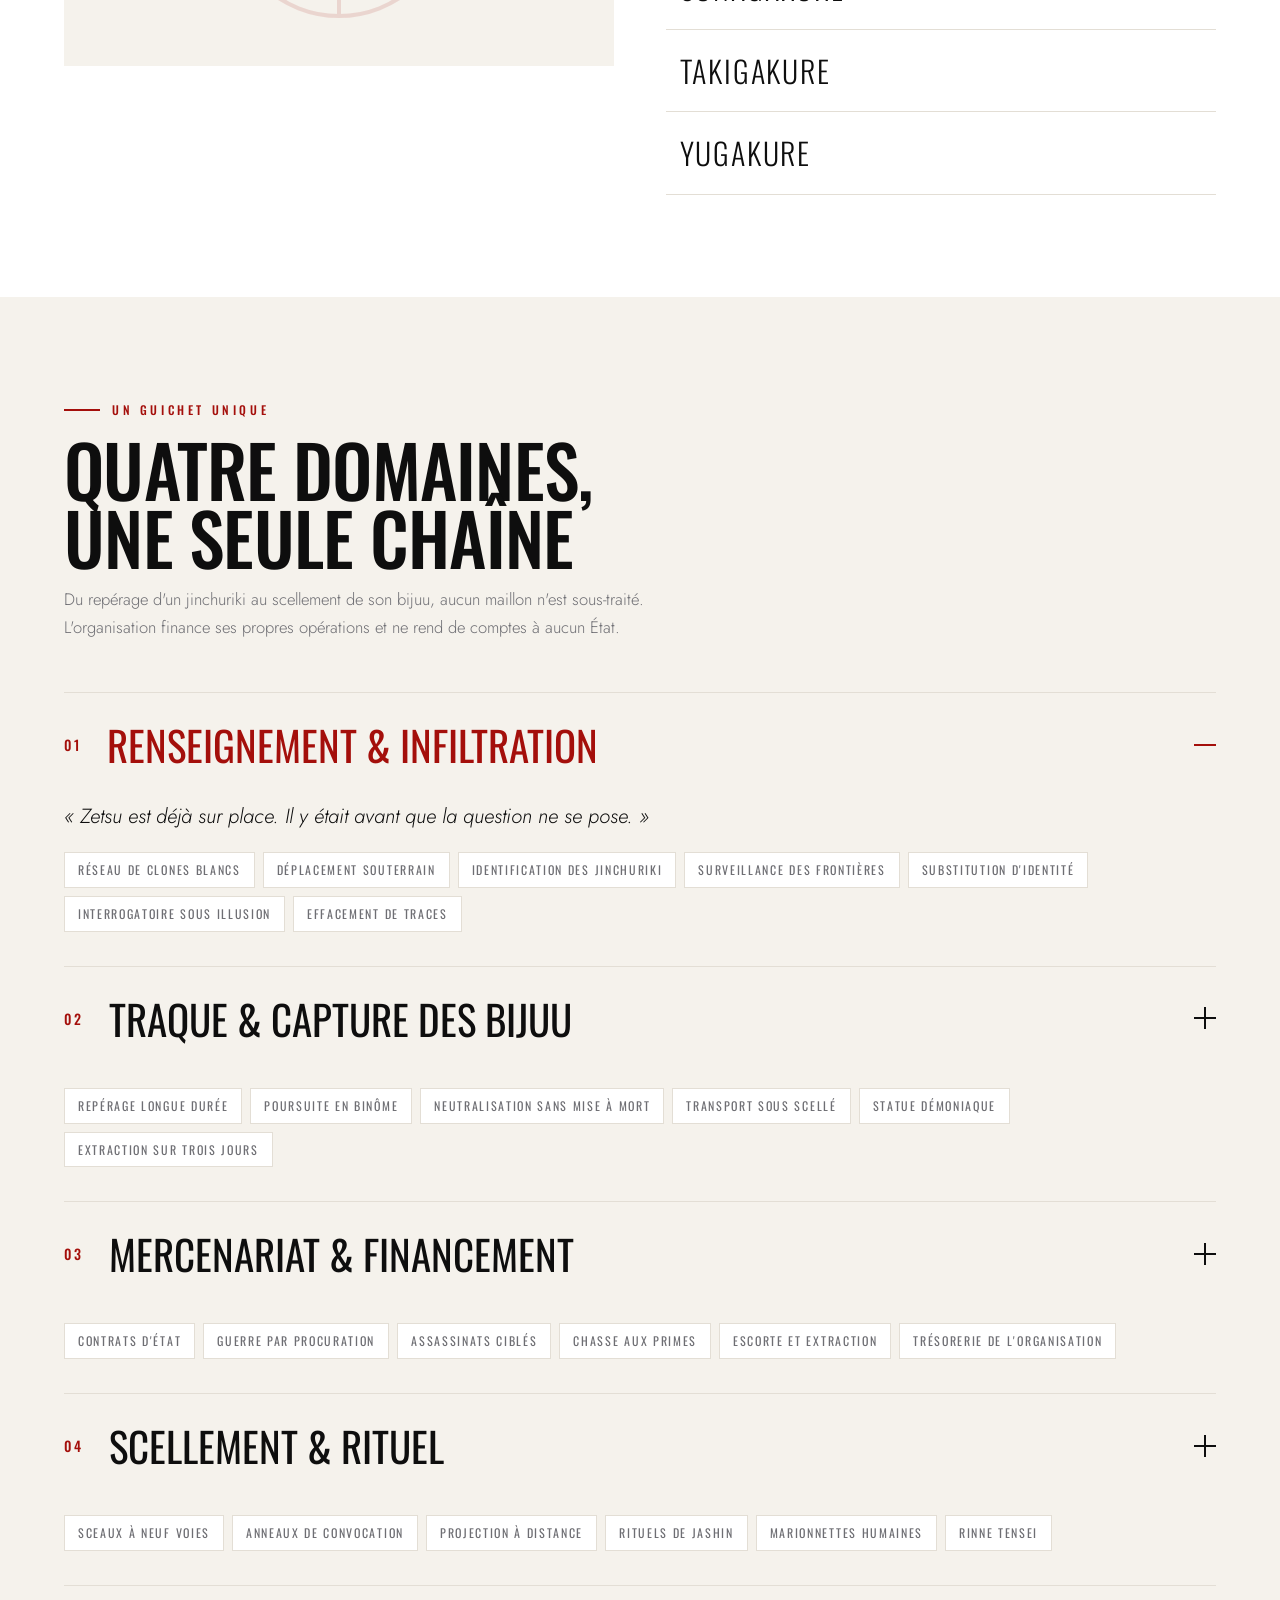
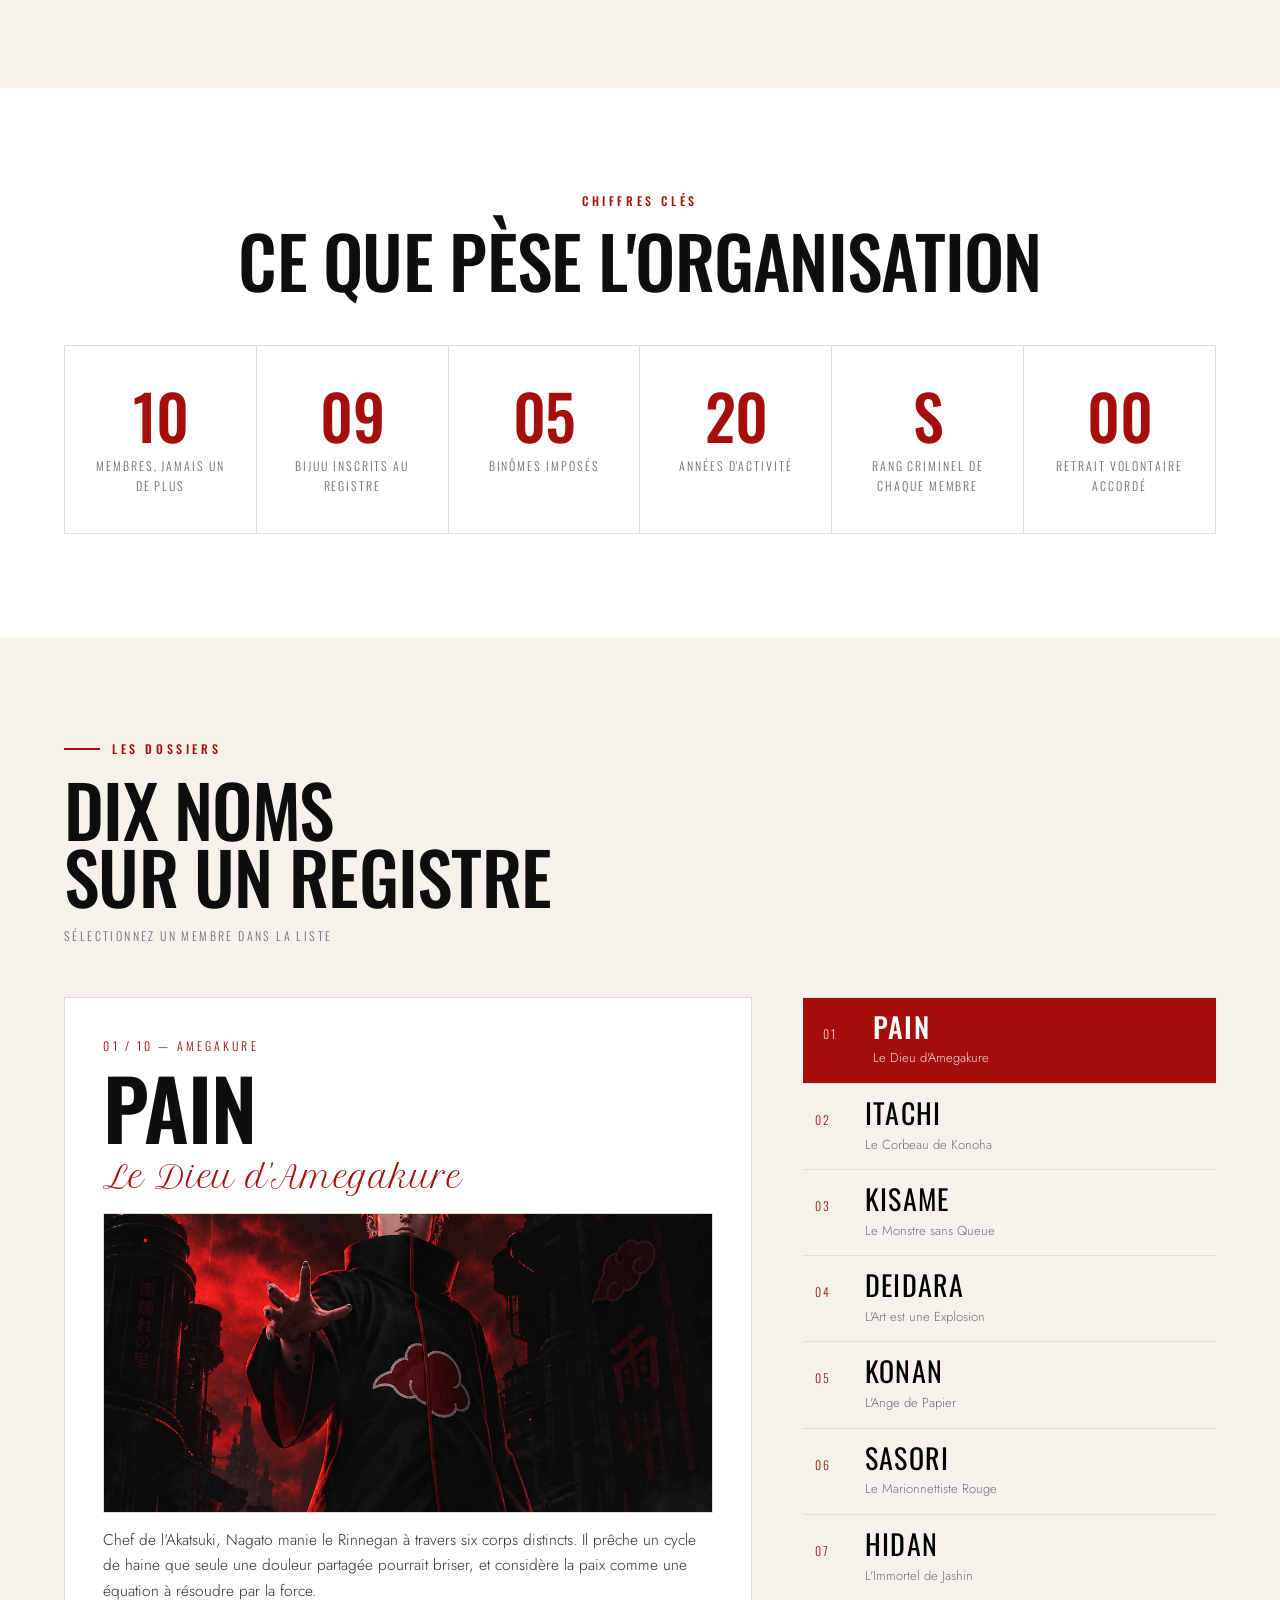
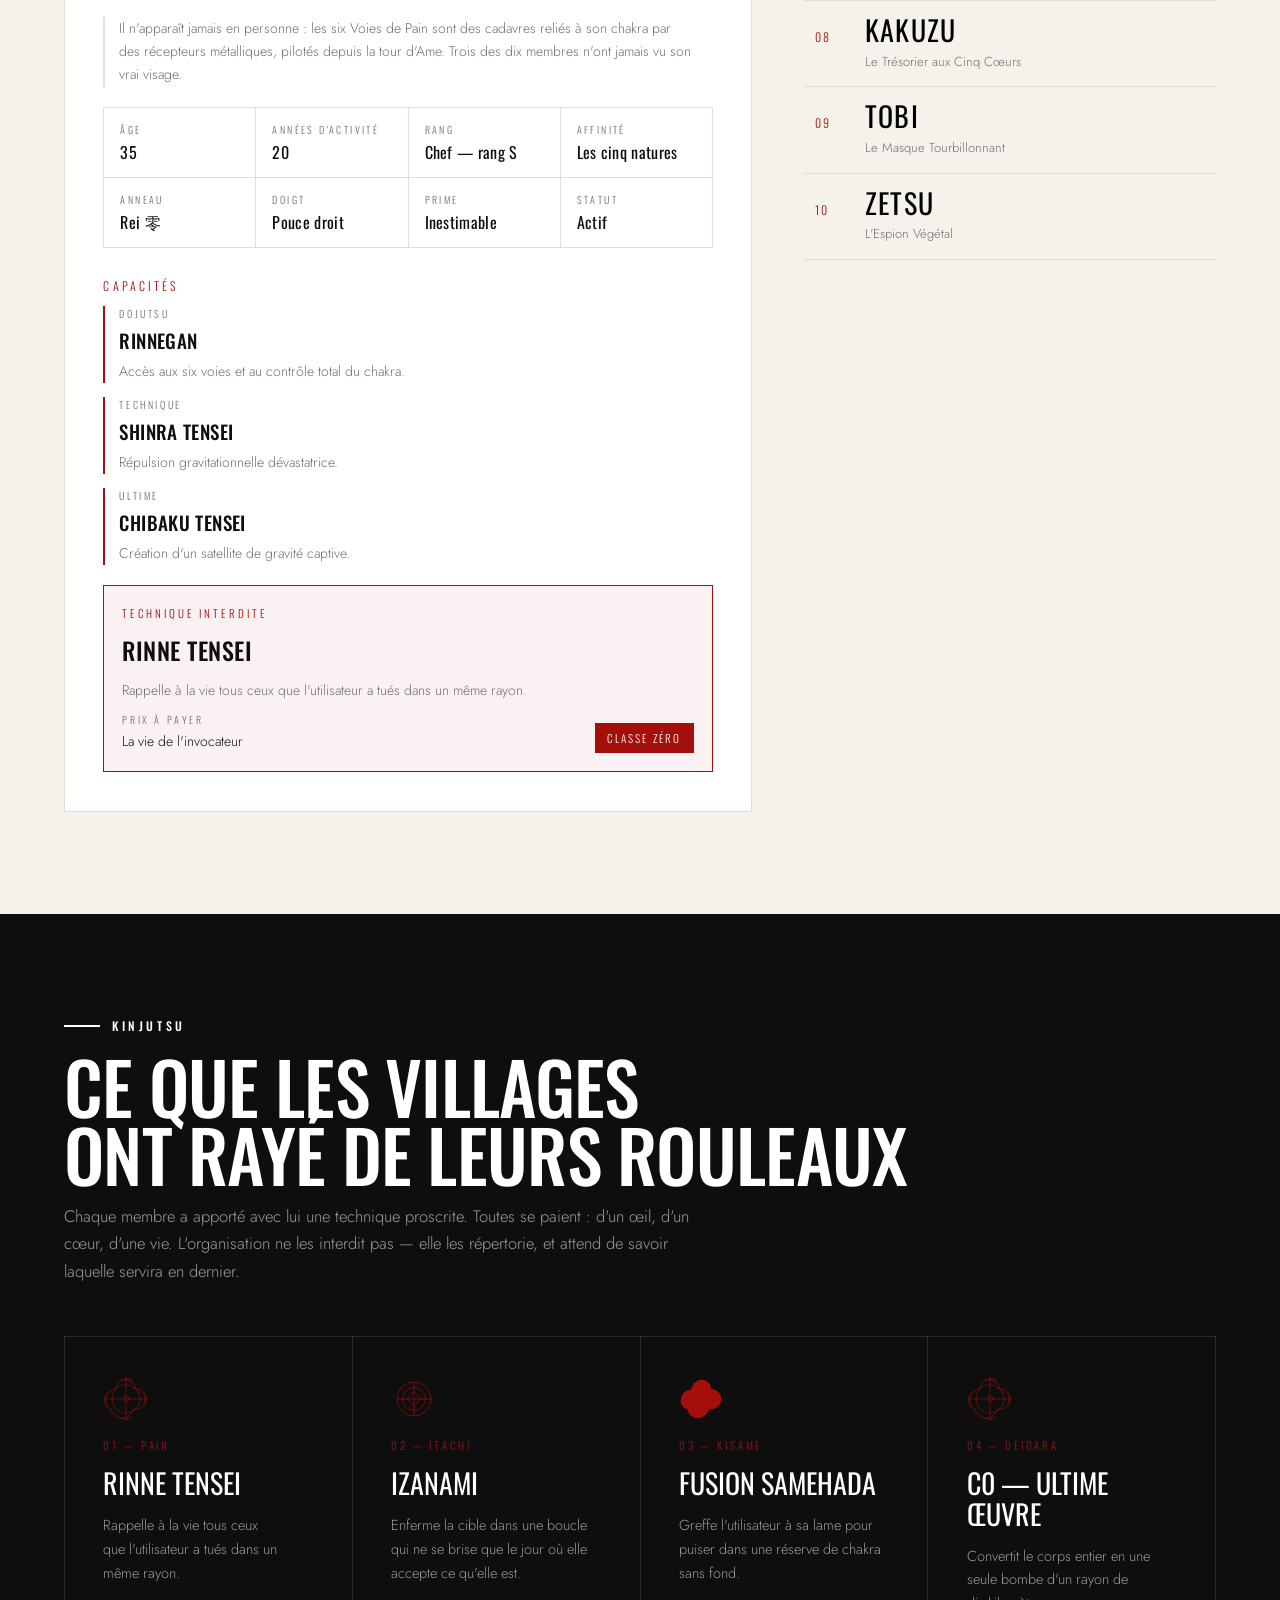
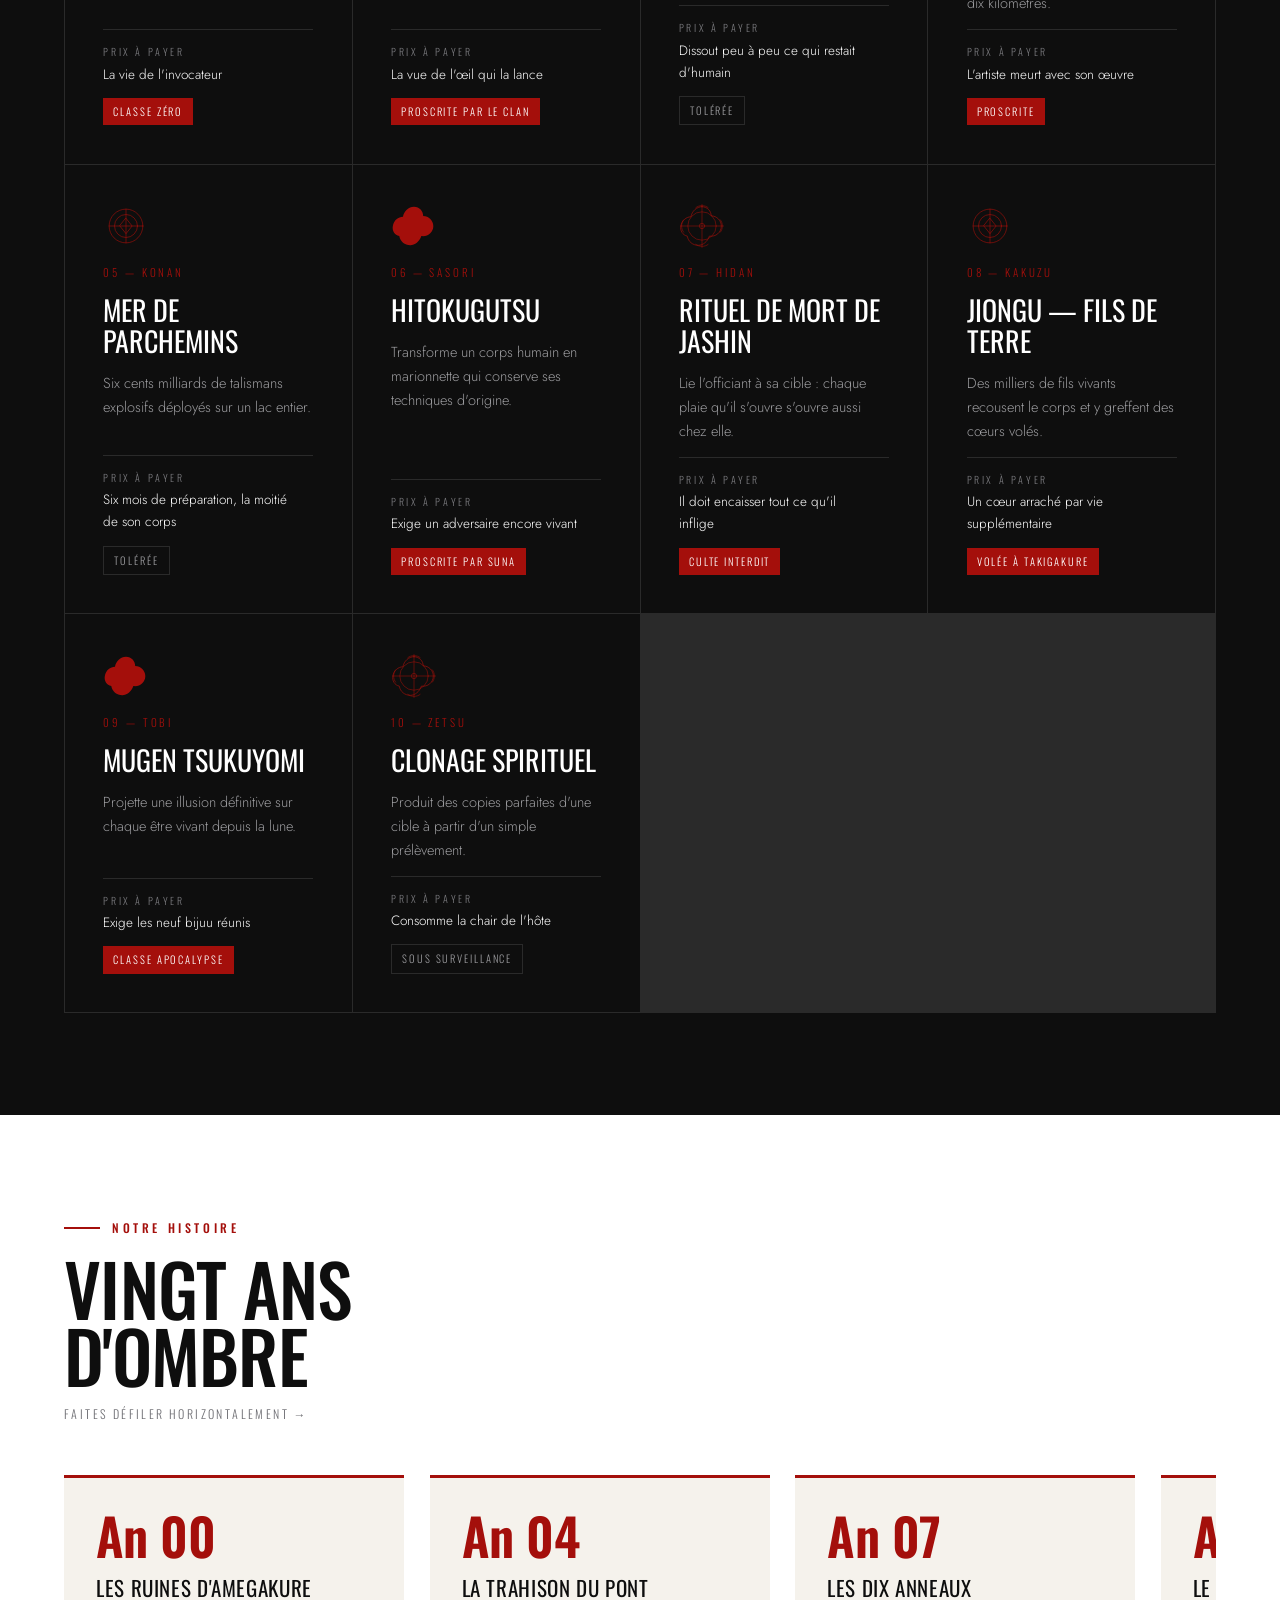
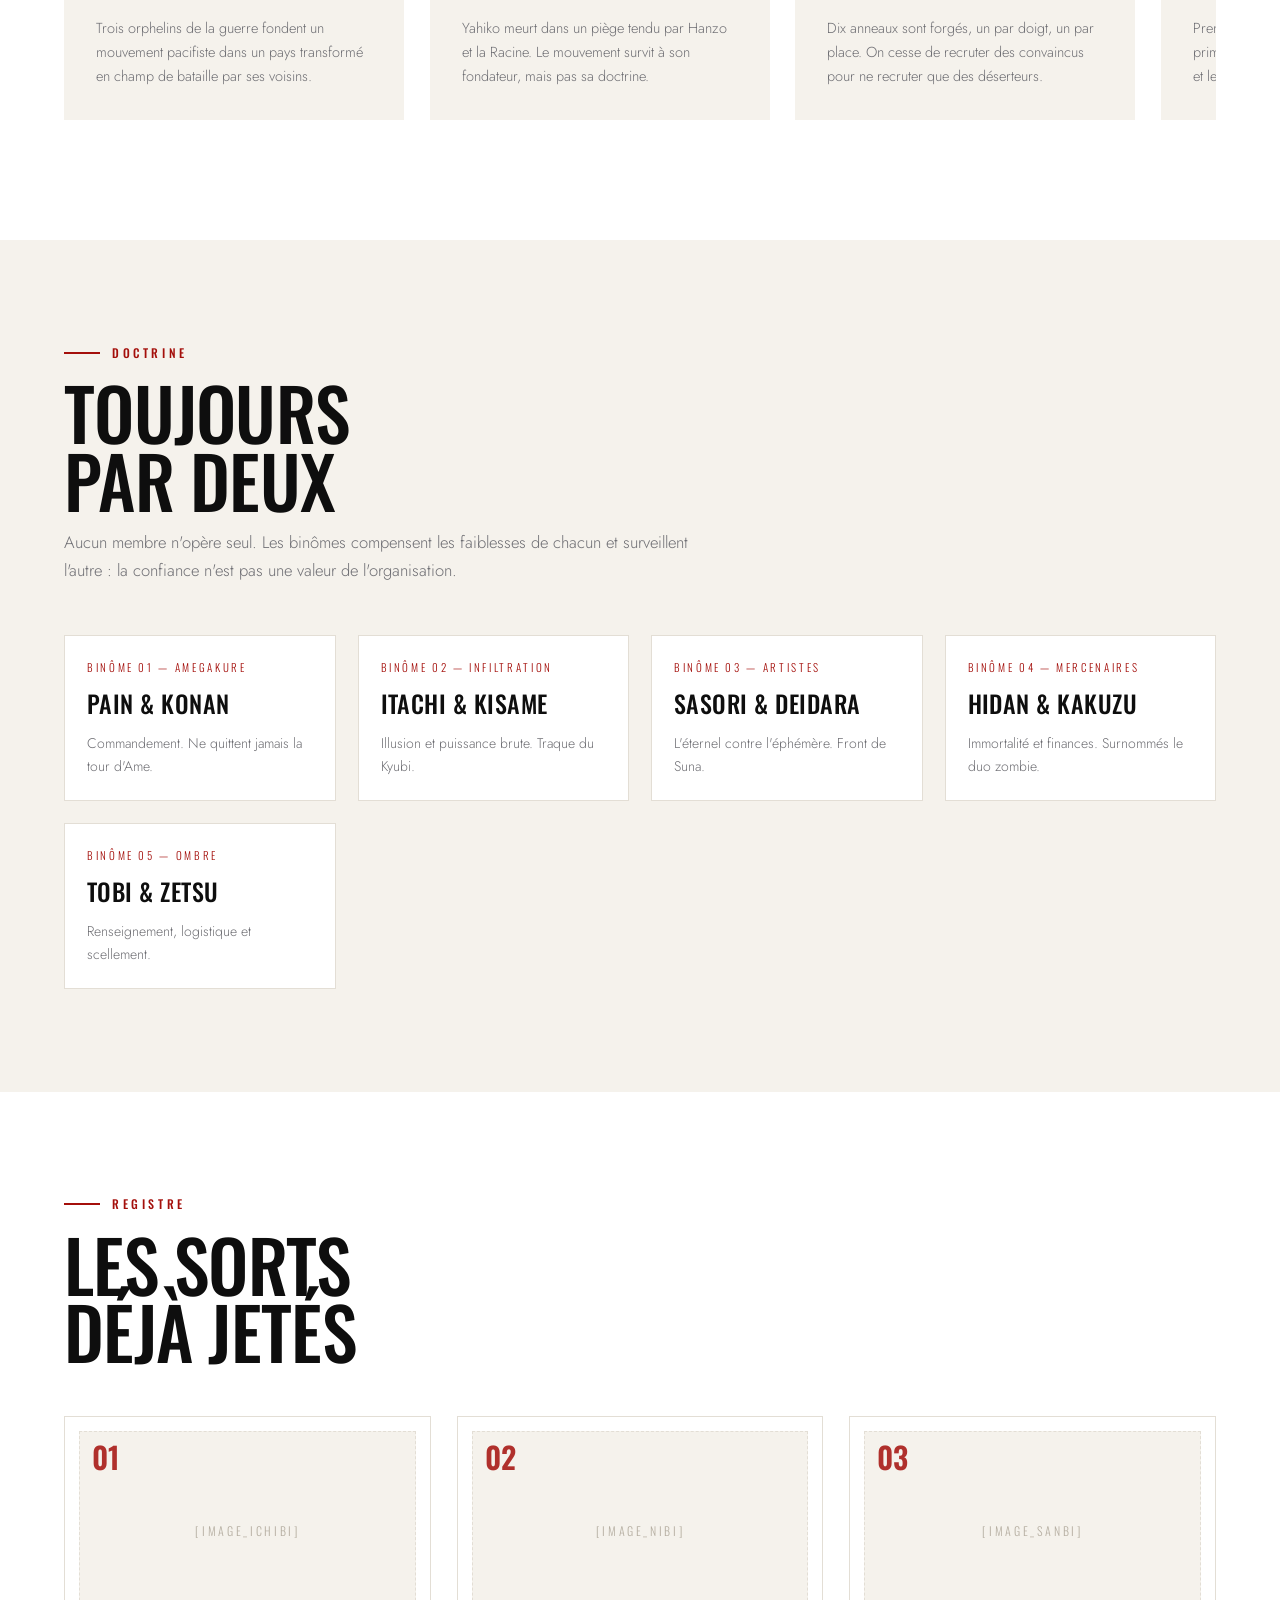
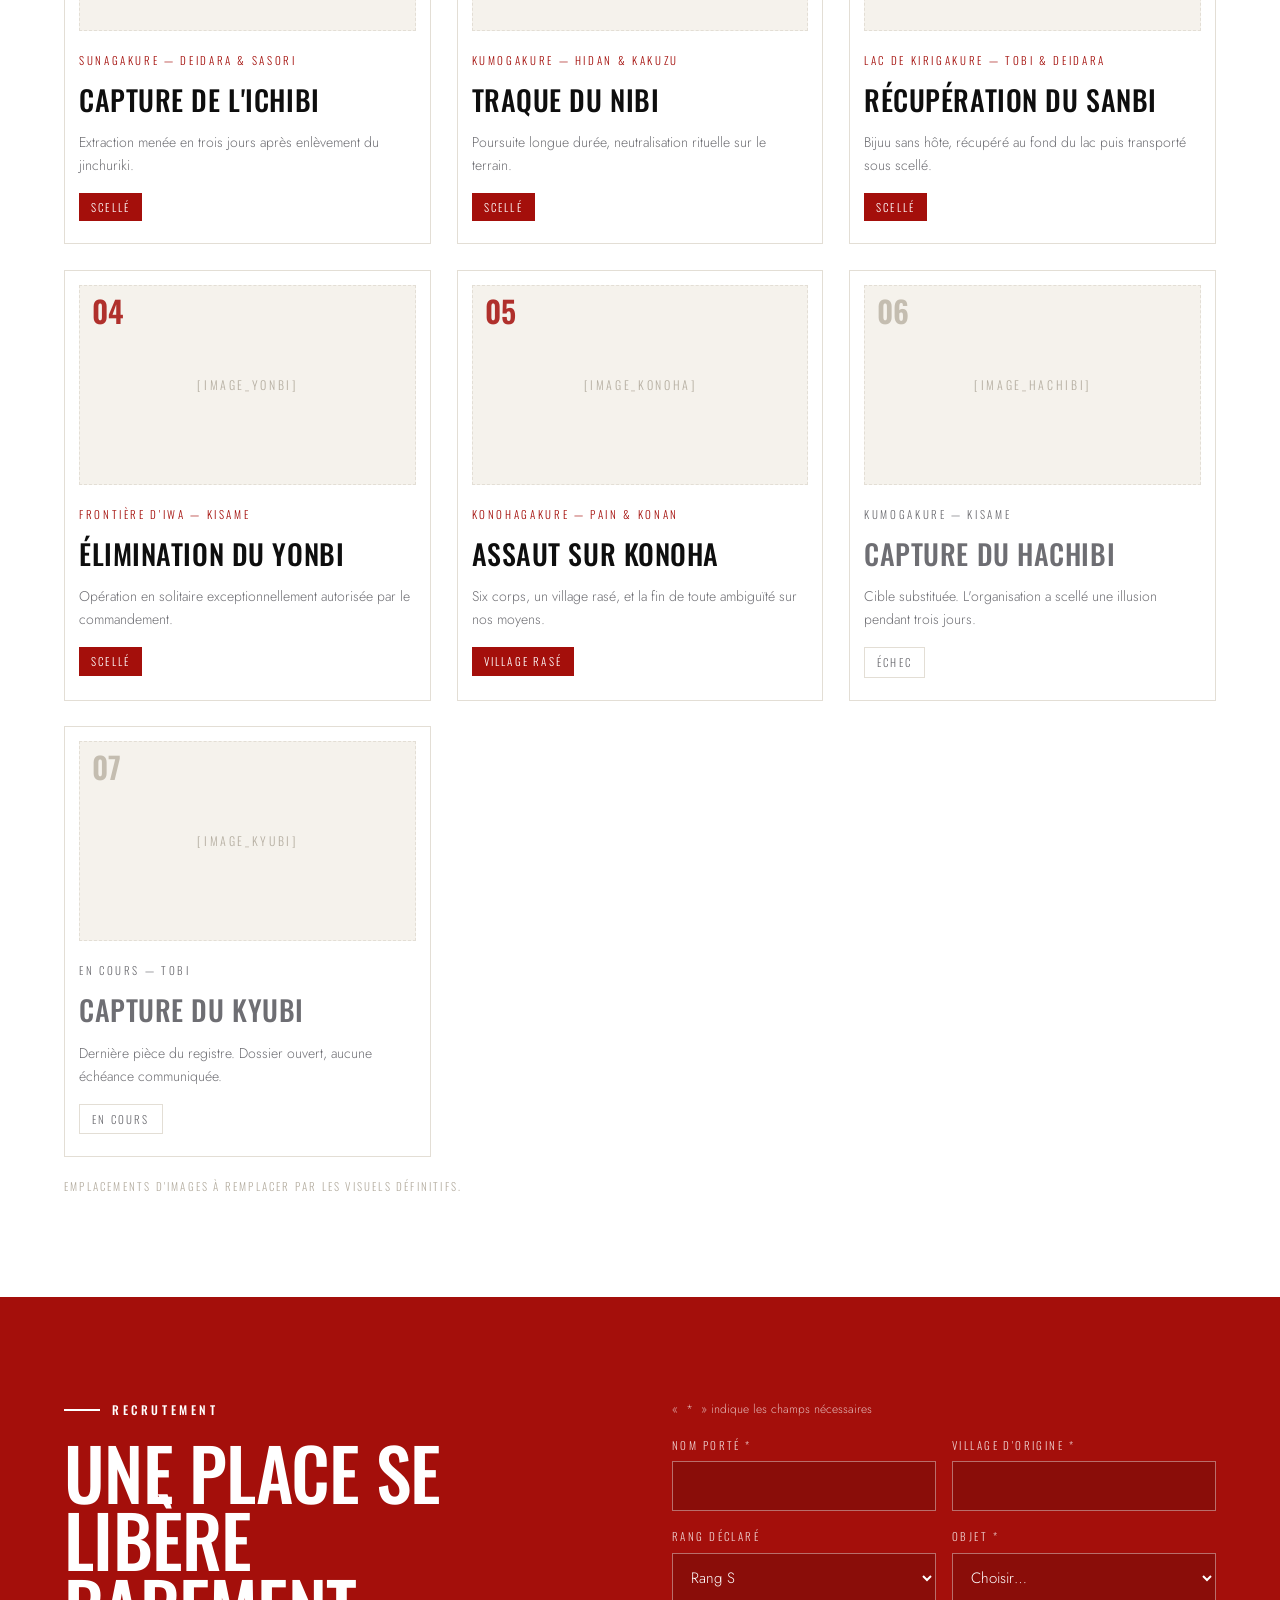
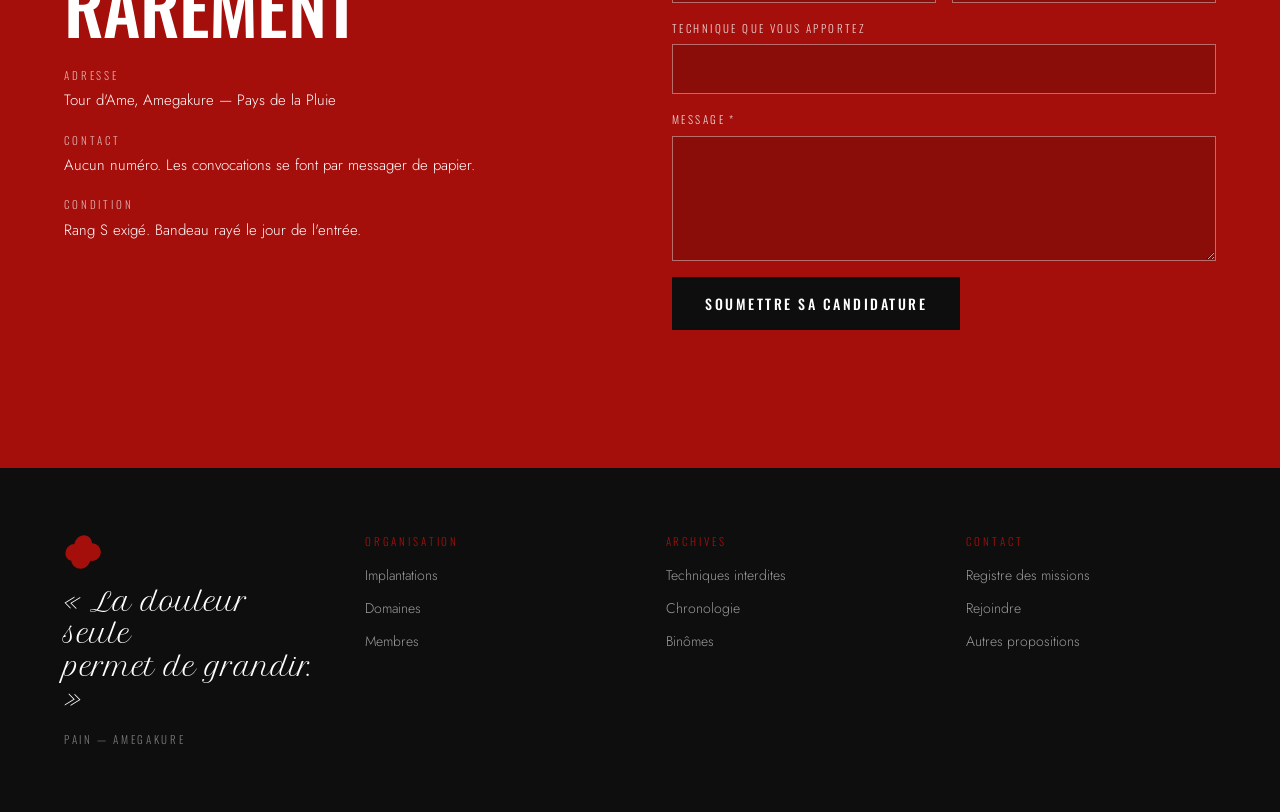
<file: proposition-2/index.html>
<!DOCTYPE html>
<html lang="fr">
<head>
<meta charset="utf-8">
<meta name="viewport" content="width=device-width, initial-scale=1">
<title>AuraGroup — Dix ombres, un seul dessein</title>
<meta name="description" content="AuraGroup : dix déserteurs de rang S, sept villages, un seul dessein. Dossiers des membres, domaines d'action, techniques interdites et registre des missions.">
<meta name="theme-color" content="#A40F0B">
<link rel="preconnect" href="https://fonts.googleapis.com">
<link rel="preconnect" href="https://fonts.gstatic.com" crossorigin>
<link href="https://fonts.googleapis.com/css2?family=Oswald:wght@200;300;400;500;600&family=Jost:wght@300;400;500;600&family=Petit+Formal+Script&display=swap" rel="stylesheet">
<link rel="stylesheet" href="assets/css/style.css">
</head>
<body>

<!-- Sprite : le nuage AuraGroup, plein et en sigle rituel -->
<svg class="sprite" aria-hidden="true" focusable="false">
  <defs>
    <symbol id="ak-cloud" viewBox="0 0 100 100">
      <path d="M50 8C62 8 70 18 70 28c12 0 22 10 22 22 0 14-12 24-26 22-4 12-14 20-24 20-12 0-22-8-24-20C8 70 2 60 4 50c2-12 12-20 22-20C28 18 38 8 50 8Z"/>
    </symbol>
    <symbol id="ak-sigil" viewBox="0 0 120 120">
      <g fill="none" stroke="currentColor" stroke-width="1.4" stroke-linecap="round" stroke-linejoin="round">
        <path d="M60 4v112M4 60h112"/>
        <circle cx="60" cy="60" r="37"/>
        <circle cx="60" cy="60" r="7"/>
        <path transform="scale(1.2)" d="M50 8C62 8 70 18 70 28c12 0 22 10 22 22 0 14-12 24-26 22-4 12-14 20-24 20-12 0-22-8-24-20C8 70 2 60 4 50c2-12 12-20 22-20C28 18 38 8 50 8Z"/>
        <path d="M12 44c-7 8-7 24 0 32M108 44c7 8 7 24 0 32M44 12c8-7 24-7 32 0M44 108c8 7 24 7 32 0"/>
      </g>
    </symbol>
    <symbol id="ak-ring" viewBox="0 0 120 120">
      <g fill="none" stroke="currentColor" stroke-width="1.6" stroke-linecap="round" stroke-linejoin="round">
        <circle cx="60" cy="60" r="30"/>
        <circle cx="60" cy="60" r="44"/>
        <path d="M60 16v88M16 60h88"/>
        <path d="M60 40 76 60 60 80 44 60Z"/>
      </g>
    </symbol>
  </defs>
</svg>

<a class="skip-link" href="#membres">Aller aux dossiers</a>

<header class="nav" id="nav">
  <div class="nav__left">
    <a class="nav__back" href="../">&lsaquo; Propositions</a>
    <a class="nav__brand" href="#top">
      <svg class="nav__mark" aria-hidden="true" focusable="false"><use href="#ak-cloud"/></svg>
      <span class="nav__word">Aura<span>Group</span></span>
    </a>
  </div>
  <nav class="nav__links" aria-label="Navigation principale">
    <a class="nav__link" href="#implantations">Implantations</a>
    <a class="nav__link" href="#domaines">Domaines</a>
    <a class="nav__link" href="#membres">Membres</a>
    <a class="nav__link" href="#interdits">Interdits</a>
    <a class="nav__link" href="#missions">Missions</a>
    <a class="nav__cta" href="#convoquez">Rejoindre</a>
  </nav>
</header>

<main id="top">

  <!-- ===================== HERO ===================== -->
  <section class="hero">
    <svg class="hero__sigil" aria-hidden="true" focusable="false"><use href="#ak-sigil"/></svg>

    <p class="hero__kicker">Organisation criminelle de rang S<br>Dix déserteurs, sept villages, aucune allégeance</p>

    <h1 class="hero__title">
      <span class="hero__script">Dix ombres,</span>
      <span class="hero__shout">un seul dessein</span>
    </h1>

    <div class="hero__body">
      <p class="hero__lead">Née dans les ruines d'Amegakure, AuraGroup rassemble les déserteurs que plus aucun village ne réclame. Robe noire, nuages écarlates, binômes imposés : personne n'opère seul, personne ne se retire. En vingt ans, l'organisation n'a jamais compté plus de dix noms.</p>
      <div class="hero__actions">
        <a class="btn btn--solid" href="#convoquez">Rejoindre l'organisation</a>
        <a class="btn btn--ghost" href="#membres">Consulter les dossiers</a>
      </div>
    </div>

    <aside class="hero__ps">
      <span class="hero__ps-label">PS</span>
      <p>Si vous lisez ceci, votre nom figure déjà sur l'un de nos registres.</p>
    </aside>
  </section>

  <!-- ===================== BANDEAU DÉFILANT ===================== -->
  <div class="marquee" aria-hidden="true">
    <div class="marquee__track">
      <span>Dix ombres <i>✦</i> Un seul dessein <i>✦</i> Dix ombres <i>✦</i> Un seul dessein <i>✦</i> Dix ombres <i>✦</i> Un seul dessein <i>✦</i> </span>
      <span>Dix ombres <i>✦</i> Un seul dessein <i>✦</i> Dix ombres <i>✦</i> Un seul dessein <i>✦</i> Dix ombres <i>✦</i> Un seul dessein <i>✦</i> </span>
    </div>
  </div>

  <!-- ===================== IMPLANTATIONS ===================== -->
  <section class="section omni" id="implantations">
    <div class="section__head">
      <p class="eyebrow">Implantations</p>
      <h2 class="h2">Sept villages,<br>aucune frontière</h2>
    </div>

    <div class="omni__grid">
      <div class="omni__stage">
        <svg class="omni__sigil" aria-hidden="true" focusable="false"><use href="#ak-ring"/></svg>
        <p class="omni__city" id="omniCity">Amegakure</p>
        <p class="omni__country" id="omniCountry">Pays de la Pluie</p>
        <p class="omni__note" id="omniNote">Tour de commandement. Pain et Konan n'en sortent jamais : tout transite par messager ou par papier.</p>
      </div>

      <ul class="omni__list" id="omniList">
        <li><button type="button" class="omni__item is-active" data-city="Amegakure" data-country="Pays de la Pluie" data-note="Tour de commandement. Pain et Konan n'en sortent jamais : tout transite par messager ou par papier.">Amegakure</button></li>
        <li><button type="button" class="omni__item" data-city="Konohagakure" data-country="Pays du Feu" data-note="Cible prioritaire et point de rupture. Un seul membre en est originaire — et c'est lui qui l'a quittée le plus violemment.">Konohagakure</button></li>
        <li><button type="button" class="omni__item" data-city="Kirigakure" data-country="Pays de l'Eau" data-note="Vivier de recrutement parmi les Sept Épéistes de la Brume. Le village a rayé le nom de son déserteur des rôles.">Kirigakure</button></li>
        <li><button type="button" class="omni__item" data-city="Iwagakure" data-country="Pays de la Terre" data-note="Front artificier : argile explosive, reconnaissance aérienne et frappes à distance.">Iwagakure</button></li>
        <li><button type="button" class="omni__item" data-city="Sunagakure" data-country="Pays du Vent" data-note="Premier bijuu capturé. Le réseau de marionnettes laissé sur place reste actif des années après.">Sunagakure</button></li>
        <li><button type="button" class="omni__item" data-city="Takigakure" data-country="Pays de la Cascade" data-note="Source du Jiongu. Le village n'a jamais récupéré la technique qu'on lui a volée.">Takigakure</button></li>
        <li><button type="button" class="omni__item" data-city="Yugakure" data-country="Sources Chaudes" data-note="Village démilitarisé devenu station thermale. Le seul sanctuaire de Jashin encore toléré.">Yugakure</button></li>
      </ul>
    </div>
  </section>

  <!-- ===================== DOMAINES ===================== -->
  <section class="section section--ivory poles" id="domaines">
    <div class="section__head">
      <p class="eyebrow">Un guichet unique</p>
      <h2 class="h2">Quatre domaines,<br>une seule chaîne</h2>
      <p class="lead">Du repérage d'un jinchuriki au scellement de son bijuu, aucun maillon n'est sous-traité. L'organisation finance ses propres opérations et ne rend de comptes à aucun État.</p>
    </div>

    <div class="acc" id="acc">
      <article class="acc__item is-open">
        <h3><button type="button" class="acc__head" aria-expanded="true">
          <span class="acc__num">01</span>
          <span class="acc__title">Renseignement &amp; infiltration</span>
          <span class="acc__sign" aria-hidden="true"></span>
        </button></h3>
        <div class="acc__panel">
          <p class="acc__quote">« Zetsu est déjà sur place. Il y était avant que la question ne se pose. »</p>
          <ul class="tags">
            <li>Réseau de clones blancs</li>
            <li>Déplacement souterrain</li>
            <li>Identification des jinchuriki</li>
            <li>Surveillance des frontières</li>
            <li>Substitution d'identité</li>
            <li>Interrogatoire sous illusion</li>
            <li>Effacement de traces</li>
          </ul>
        </div>
      </article>

      <article class="acc__item">
        <h3><button type="button" class="acc__head" aria-expanded="false">
          <span class="acc__num">02</span>
          <span class="acc__title">Traque &amp; capture des bijuu</span>
          <span class="acc__sign" aria-hidden="true"></span>
        </button></h3>
        <div class="acc__panel">
          <p class="acc__quote">« Un binôme se remplace en une saison. Un bijuu peut mettre dix ans à réapparaître. »</p>
          <ul class="tags">
            <li>Repérage longue durée</li>
            <li>Poursuite en binôme</li>
            <li>Neutralisation sans mise à mort</li>
            <li>Transport sous scellé</li>
            <li>Statue démoniaque</li>
            <li>Extraction sur trois jours</li>
          </ul>
        </div>
      </article>

      <article class="acc__item">
        <h3><button type="button" class="acc__head" aria-expanded="false">
          <span class="acc__num">03</span>
          <span class="acc__title">Mercenariat &amp; financement</span>
          <span class="acc__sign" aria-hidden="true"></span>
        </button></h3>
        <div class="acc__panel">
          <p class="acc__quote">« Kakuzu évalue chaque mission à sa prime. C'est ce qui paie les sceaux. »</p>
          <ul class="tags">
            <li>Contrats d'État</li>
            <li>Guerre par procuration</li>
            <li>Assassinats ciblés</li>
            <li>Chasse aux primes</li>
            <li>Escorte et extraction</li>
            <li>Trésorerie de l'organisation</li>
          </ul>
        </div>
      </article>

      <article class="acc__item">
        <h3><button type="button" class="acc__head" aria-expanded="false">
          <span class="acc__num">04</span>
          <span class="acc__title">Scellement &amp; rituel</span>
          <span class="acc__sign" aria-hidden="true"></span>
        </button></h3>
        <div class="acc__panel">
          <p class="acc__quote">« Dix anneaux, dix places. Quand un membre tombe, l'anneau revient à Ame et attend. »</p>
          <ul class="tags">
            <li>Sceaux à neuf voies</li>
            <li>Anneaux de convocation</li>
            <li>Projection à distance</li>
            <li>Rituels de Jashin</li>
            <li>Marionnettes humaines</li>
            <li>Rinne Tensei</li>
          </ul>
        </div>
      </article>
    </div>
  </section>

  <!-- ===================== CHIFFRES CLÉS ===================== -->
  <section class="section figures" id="chiffres">
    <div class="section__head section__head--center">
      <p class="eyebrow">Chiffres clés</p>
      <h2 class="h2">Ce que pèse l'organisation</h2>
    </div>
    <dl class="figs">
      <div class="fig"><dt class="fig__value"><span data-count="10">10</span></dt><dd class="fig__label">Membres, jamais un de plus</dd></div>
      <div class="fig"><dt class="fig__value"><span data-count="9">09</span></dt><dd class="fig__label">Bijuu inscrits au registre</dd></div>
      <div class="fig"><dt class="fig__value"><span data-count="5">05</span></dt><dd class="fig__label">Binômes imposés</dd></div>
      <div class="fig"><dt class="fig__value"><span data-count="20">20</span></dt><dd class="fig__label">Années d'activité</dd></div>
      <div class="fig"><dt class="fig__value">S</dt><dd class="fig__label">Rang criminel de chaque membre</dd></div>
      <div class="fig"><dt class="fig__value"><span data-count="0">00</span></dt><dd class="fig__label">Retrait volontaire accordé</dd></div>
    </dl>
  </section>

  <!-- ===================== MEMBRES ===================== -->
  <section class="section section--ivory membres" id="membres">
    <div class="section__head">
      <p class="eyebrow">Les dossiers</p>
      <h2 class="h2">Dix noms<br>sur un registre</h2>
      <p class="section__hint">Sélectionnez un membre dans la liste</p>
    </div>

    <div class="idx">
      <!-- Dossier du membre sélectionné -->
      <article class="idx__file" aria-live="polite">
        <p class="idx__eyebrow"><span id="mIndex">01</span> / 10 — <span id="mVillage">Amegakure</span></p>
        <h3 class="idx__name" id="mName">Pain</h3>
        <p class="idx__title" id="mTitle">Le Dieu d'Amegakure</p>

        <div class="idx__media" id="mMedia">
          <svg class="idx__cloud" aria-hidden="true" focusable="false"><use href="#ak-cloud"/></svg>
          <span class="idx__tag" id="mTag">[IMAGE_HERO_PAIN]</span>
        </div>

        <p class="idx__bio" id="mBio"></p>
        <p class="idx__note" id="mNote"></p>

        <dl class="idx__dossier">
          <div><dt>Âge</dt><dd id="dAge">35</dd></div>
          <div><dt>Années d'activité</dt><dd id="dYears">20</dd></div>
          <div><dt>Rang</dt><dd id="dRank">Chef — rang S</dd></div>
          <div><dt>Affinité</dt><dd id="dNature">Les cinq natures</dd></div>
          <div><dt>Anneau</dt><dd id="dRing">Rei 零</dd></div>
          <div><dt>Doigt</dt><dd id="dFinger">Pouce droit</dd></div>
          <div><dt>Prime</dt><dd id="dBounty">Inestimable</dd></div>
          <div><dt>Statut</dt><dd id="dStatus">Actif</dd></div>
        </dl>

        <p class="idx__sub">Capacités</p>
        <ul class="abilities" id="mAbilities"></ul>

        <div class="kinjutsu">
          <span class="kinjutsu__head">Technique interdite</span>
          <span class="kinjutsu__name" id="fName">Rinne Tensei</span>
          <p class="kinjutsu__desc" id="fDesc"></p>
          <span class="kinjutsu__foot">
            <span class="kinjutsu__cost"><span class="kinjutsu__cost-label">Prix à payer</span><span id="fCost"></span></span>
            <span class="kinjutsu__status" id="fStatus">Classe Zéro</span>
          </span>
        </div>
      </article>

      <!-- Liste des dix membres -->
      <ol class="idx__list" id="mList"></ol>
    </div>
  </section>

  <!-- ===================== TECHNIQUES INTERDITES ===================== -->
  <section class="section section--ink interdits" id="interdits">
    <div class="section__head">
      <p class="eyebrow eyebrow--light">Kinjutsu</p>
      <h2 class="h2">Ce que les villages<br>ont rayé de leurs rouleaux</h2>
      <p class="lead lead--light">Chaque membre a apporté avec lui une technique proscrite. Toutes se paient : d'un œil, d'un cœur, d'une vie. L'organisation ne les interdit pas — elle les répertorie, et attend de savoir laquelle servira en dernier.</p>
    </div>
    <div class="powers" id="powers"></div>
  </section>

  <!-- ===================== CHRONOLOGIE ===================== -->
  <section class="section histoire" id="histoire">
    <div class="section__head">
      <p class="eyebrow">Notre histoire</p>
      <h2 class="h2">Vingt ans<br>d'ombre</h2>
      <p class="section__hint">Faites défiler horizontalement &rarr;</p>
    </div>
    <ol class="rail">
      <li class="rail__item">
        <span class="rail__year">An 00</span>
        <h3 class="rail__title">Les ruines d'Amegakure</h3>
        <p class="rail__desc">Trois orphelins de la guerre fondent un mouvement pacifiste dans un pays transformé en champ de bataille par ses voisins.</p>
      </li>
      <li class="rail__item">
        <span class="rail__year">An 04</span>
        <h3 class="rail__title">La trahison du pont</h3>
        <p class="rail__desc">Yahiko meurt dans un piège tendu par Hanzo et la Racine. Le mouvement survit à son fondateur, mais pas sa doctrine.</p>
      </li>
      <li class="rail__item">
        <span class="rail__year">An 07</span>
        <h3 class="rail__title">Les dix anneaux</h3>
        <p class="rail__desc">Dix anneaux sont forgés, un par doigt, un par place. On cesse de recruter des convaincus pour ne recruter que des déserteurs.</p>
      </li>
      <li class="rail__item">
        <span class="rail__year">An 11</span>
        <h3 class="rail__title">Le pacte mercenaire</h3>
        <p class="rail__desc">Premier contrat vendu à un pays tiers. Les primes financent les informateurs, les planques et les sceaux.</p>
      </li>
      <li class="rail__item">
        <span class="rail__year">An 15</span>
        <h3 class="rail__title">Ouverture de la chasse</h3>
        <p class="rail__desc">Le registre des neuf bijuu est établi, les binômes sont figés, la statue de scellement descend dans la grotte.</p>
      </li>
      <li class="rail__item rail__item--now">
        <span class="rail__year">An 18</span>
        <h3 class="rail__title">Konoha</h3>
        <p class="rail__desc">Six corps entrent dans le village le plus puissant du continent et en ressortent sur un cratère.</p>
      </li>
    </ol>
  </section>

  <!-- ===================== BINÔMES ===================== -->
  <section class="section section--ivory binomes" id="binomes">
    <div class="section__head">
      <p class="eyebrow">Doctrine</p>
      <h2 class="h2">Toujours<br>par deux</h2>
      <p class="lead">Aucun membre n'opère seul. Les binômes compensent les faiblesses de chacun et surveillent l'autre : la confiance n'est pas une valeur de l'organisation.</p>
    </div>
    <div class="duos">
      <article class="duo"><span class="duo__meta">Binôme 01 — Amegakure</span><h3 class="duo__name">Pain &amp; Konan</h3><p class="duo__desc">Commandement. Ne quittent jamais la tour d'Ame.</p></article>
      <article class="duo"><span class="duo__meta">Binôme 02 — Infiltration</span><h3 class="duo__name">Itachi &amp; Kisame</h3><p class="duo__desc">Illusion et puissance brute. Traque du Kyubi.</p></article>
      <article class="duo"><span class="duo__meta">Binôme 03 — Artistes</span><h3 class="duo__name">Sasori &amp; Deidara</h3><p class="duo__desc">L'éternel contre l'éphémère. Front de Suna.</p></article>
      <article class="duo"><span class="duo__meta">Binôme 04 — Mercenaires</span><h3 class="duo__name">Hidan &amp; Kakuzu</h3><p class="duo__desc">Immortalité et finances. Surnommés le duo zombie.</p></article>
      <article class="duo"><span class="duo__meta">Binôme 05 — Ombre</span><h3 class="duo__name">Tobi &amp; Zetsu</h3><p class="duo__desc">Renseignement, logistique et scellement.</p></article>
    </div>
  </section>

  <!-- ===================== MISSIONS ===================== -->
  <section class="section missions" id="missions">
    <div class="section__head">
      <p class="eyebrow">Registre</p>
      <h2 class="h2">Les sorts<br>déjà jetés</h2>
    </div>
    <div class="works">
      <article class="work">
        <span class="work__media"><span class="work__num">01</span><span class="work__tag">[IMAGE_ICHIBI]</span></span>
        <span class="work__meta">Sunagakure — Deidara &amp; Sasori</span>
        <h3 class="work__title">Capture de l'Ichibi</h3>
        <p class="work__desc">Extraction menée en trois jours après enlèvement du jinchuriki.</p>
        <span class="work__status">Scellé</span>
      </article>
      <article class="work">
        <span class="work__media"><span class="work__num">02</span><span class="work__tag">[IMAGE_NIBI]</span></span>
        <span class="work__meta">Kumogakure — Hidan &amp; Kakuzu</span>
        <h3 class="work__title">Traque du Nibi</h3>
        <p class="work__desc">Poursuite longue durée, neutralisation rituelle sur le terrain.</p>
        <span class="work__status">Scellé</span>
      </article>
      <article class="work">
        <span class="work__media"><span class="work__num">03</span><span class="work__tag">[IMAGE_SANBI]</span></span>
        <span class="work__meta">Lac de Kirigakure — Tobi &amp; Deidara</span>
        <h3 class="work__title">Récupération du Sanbi</h3>
        <p class="work__desc">Bijuu sans hôte, récupéré au fond du lac puis transporté sous scellé.</p>
        <span class="work__status">Scellé</span>
      </article>
      <article class="work">
        <span class="work__media"><span class="work__num">04</span><span class="work__tag">[IMAGE_YONBI]</span></span>
        <span class="work__meta">Frontière d'Iwa — Kisame</span>
        <h3 class="work__title">Élimination du Yonbi</h3>
        <p class="work__desc">Opération en solitaire exceptionnellement autorisée par le commandement.</p>
        <span class="work__status">Scellé</span>
      </article>
      <article class="work">
        <span class="work__media"><span class="work__num">05</span><span class="work__tag">[IMAGE_KONOHA]</span></span>
        <span class="work__meta">Konohagakure — Pain &amp; Konan</span>
        <h3 class="work__title">Assaut sur Konoha</h3>
        <p class="work__desc">Six corps, un village rasé, et la fin de toute ambiguïté sur nos moyens.</p>
        <span class="work__status">Village rasé</span>
      </article>
      <article class="work work--muted">
        <span class="work__media"><span class="work__num">06</span><span class="work__tag">[IMAGE_HACHIBI]</span></span>
        <span class="work__meta">Kumogakure — Kisame</span>
        <h3 class="work__title">Capture du Hachibi</h3>
        <p class="work__desc">Cible substituée. L'organisation a scellé une illusion pendant trois jours.</p>
        <span class="work__status">Échec</span>
      </article>
      <article class="work work--muted">
        <span class="work__media"><span class="work__num">07</span><span class="work__tag">[IMAGE_KYUBI]</span></span>
        <span class="work__meta">En cours — Tobi</span>
        <h3 class="work__title">Capture du Kyubi</h3>
        <p class="work__desc">Dernière pièce du registre. Dossier ouvert, aucune échéance communiquée.</p>
        <span class="work__status">En cours</span>
      </article>
    </div>
    <p class="works__note">Emplacements d'images à remplacer par les visuels définitifs.</p>
  </section>

  <!-- ===================== CONVOQUEZ-NOUS ===================== -->
  <section class="section section--red invoquez" id="convoquez">
    <div class="invoquez__intro">
      <p class="eyebrow eyebrow--light">Recrutement</p>
      <h2 class="h2">Une place se libère<br>rarement</h2>
      <ul class="contact">
        <li><span class="contact__label">Adresse</span><span>Tour d'Ame, Amegakure — Pays de la Pluie</span></li>
        <li><span class="contact__label">Contact</span><span>Aucun numéro. Les convocations se font par messager de papier.</span></li>
        <li><span class="contact__label">Condition</span><span>Rang S exigé. Bandeau rayé le jour de l'entrée.</span></li>
      </ul>
    </div>

    <form class="form" id="form" novalidate>
      <p class="form__req">« &nbsp;*&nbsp; » indique les champs nécessaires</p>
      <div class="form__row">
        <label class="field"><span>Nom porté *</span><input type="text" name="nom" required></label>
        <label class="field"><span>Village d'origine *</span><input type="text" name="village" required></label>
      </div>
      <div class="form__row">
        <label class="field"><span>Rang déclaré</span>
          <select name="rang">
            <option>Rang S</option>
            <option>Rang A</option>
            <option>Déserteur non classé</option>
            <option>Préfère ne pas répondre</option>
          </select>
        </label>
        <label class="field"><span>Objet *</span>
          <select name="objet" required>
            <option value="">Choisir…</option>
            <option>Devenir membre</option>
            <option>Vendre une information</option>
            <option>Proposer un contrat</option>
            <option>Autre</option>
          </select>
        </label>
      </div>
      <label class="field"><span>Technique que vous apportez</span><input type="text" name="technique"></label>
      <label class="field"><span>Message *</span><textarea name="message" rows="4" required></textarea></label>
      <button class="btn btn--ink" type="submit">Soumettre sa candidature</button>
      <p class="form__status" id="formStatus" role="status"></p>
    </form>
  </section>

</main>

<footer class="footer">
  <div class="footer__brand">
    <svg class="footer__mark" aria-hidden="true" focusable="false"><use href="#ak-cloud"/></svg>
    <p class="footer__tag">« La douleur seule<br>permet de grandir. »</p>
    <span class="footer__author">Pain — Amegakure</span>
  </div>
  <nav class="footer__col" aria-label="Organisation">
    <span class="footer__title">Organisation</span>
    <a href="#implantations">Implantations</a>
    <a href="#domaines">Domaines</a>
    <a href="#membres">Membres</a>
  </nav>
  <nav class="footer__col" aria-label="Archives">
    <span class="footer__title">Archives</span>
    <a href="#interdits">Techniques interdites</a>
    <a href="#histoire">Chronologie</a>
    <a href="#binomes">Binômes</a>
  </nav>
  <nav class="footer__col" aria-label="Contact">
    <span class="footer__title">Contact</span>
    <a href="#missions">Registre des missions</a>
    <a href="#convoquez">Rejoindre</a>
    <a href="../">Autres propositions</a>
  </nav>
</footer>

<script src="assets/js/members.js" defer></script>
<script src="assets/js/app.js" defer></script>
</body>
</html>
</file>
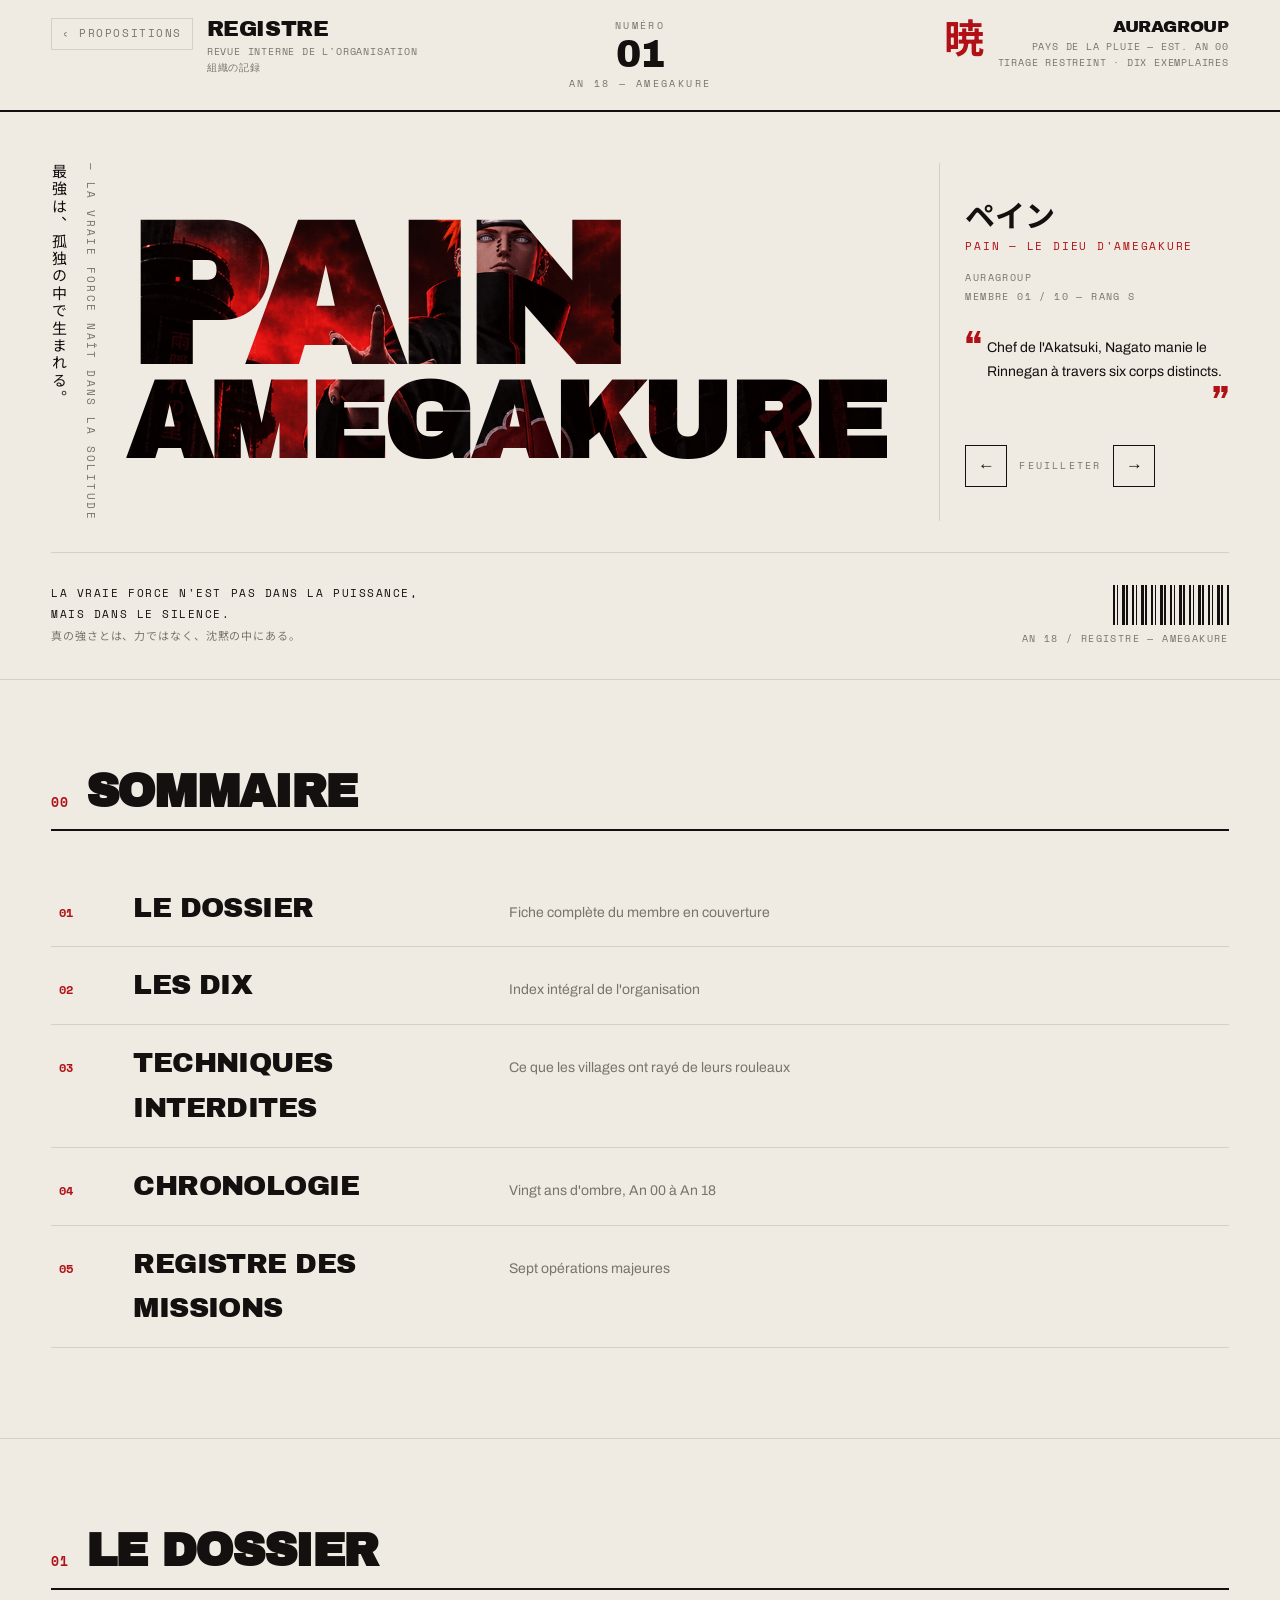
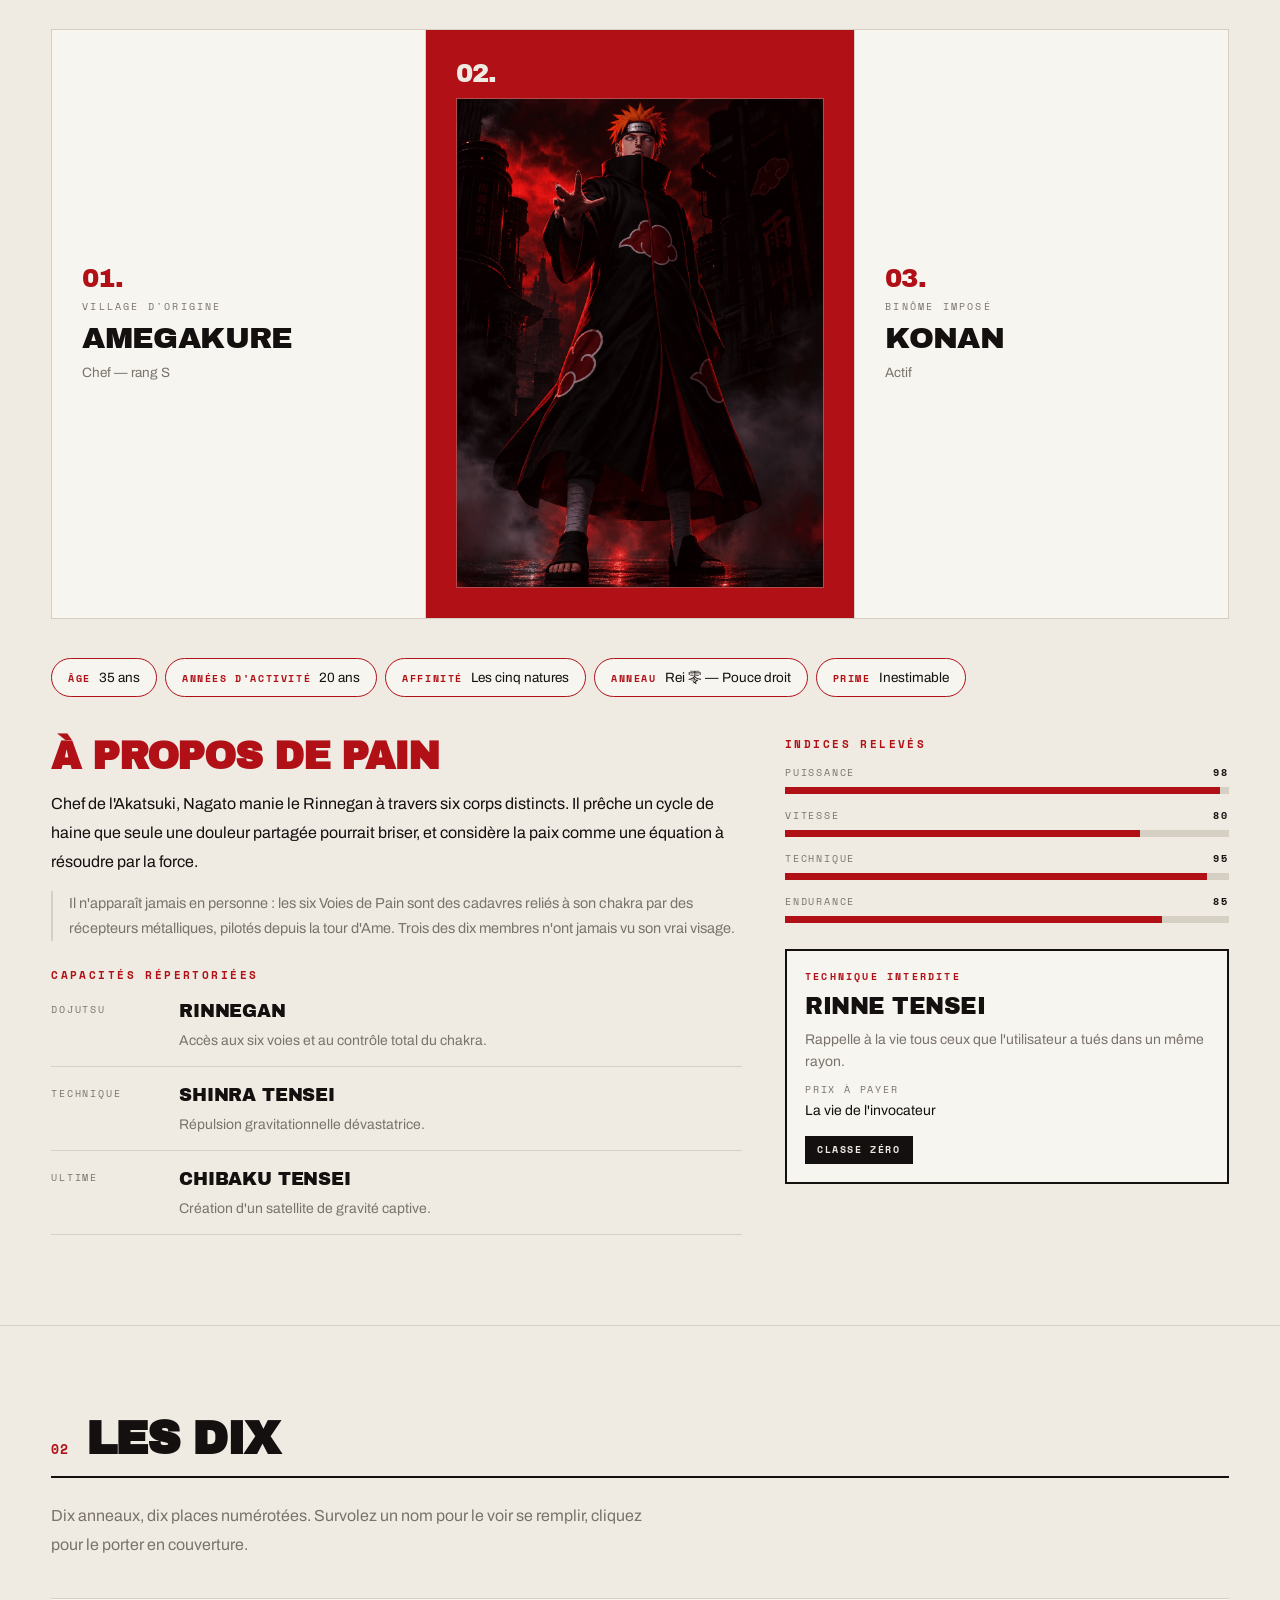
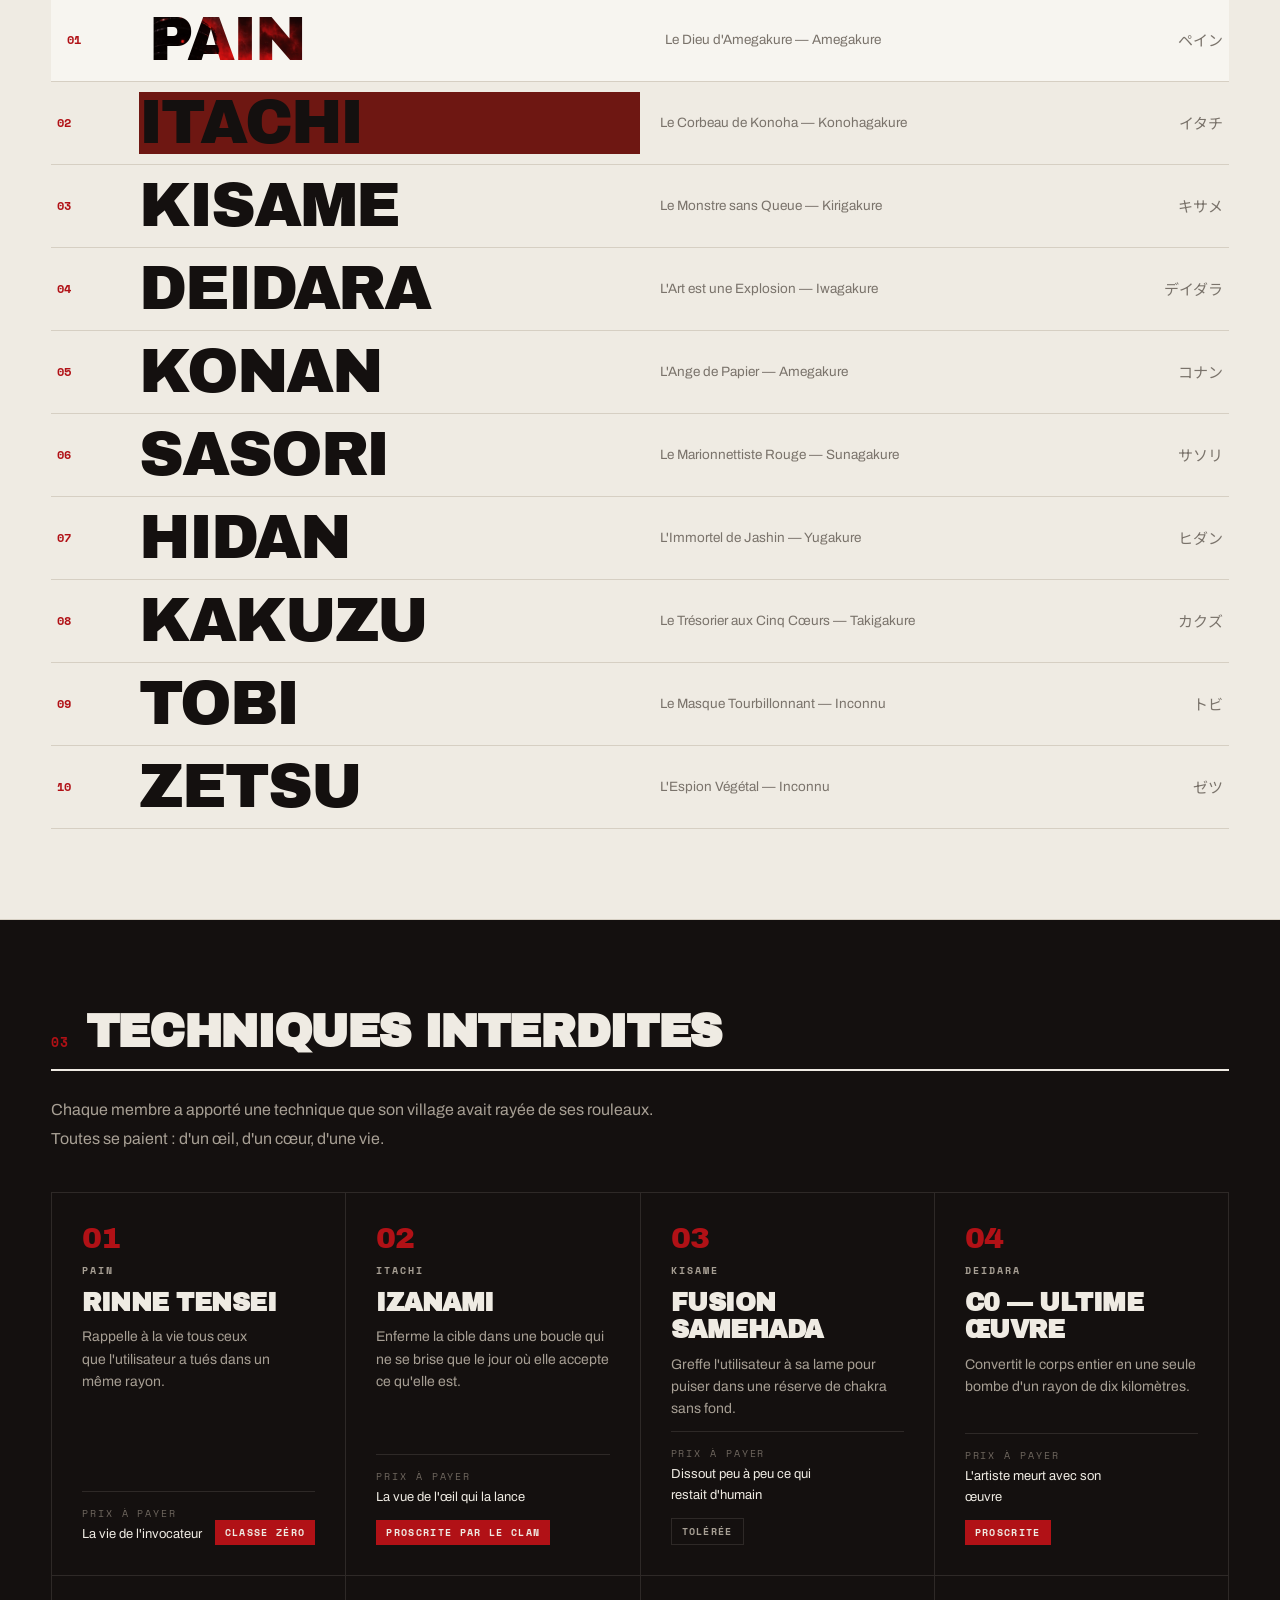
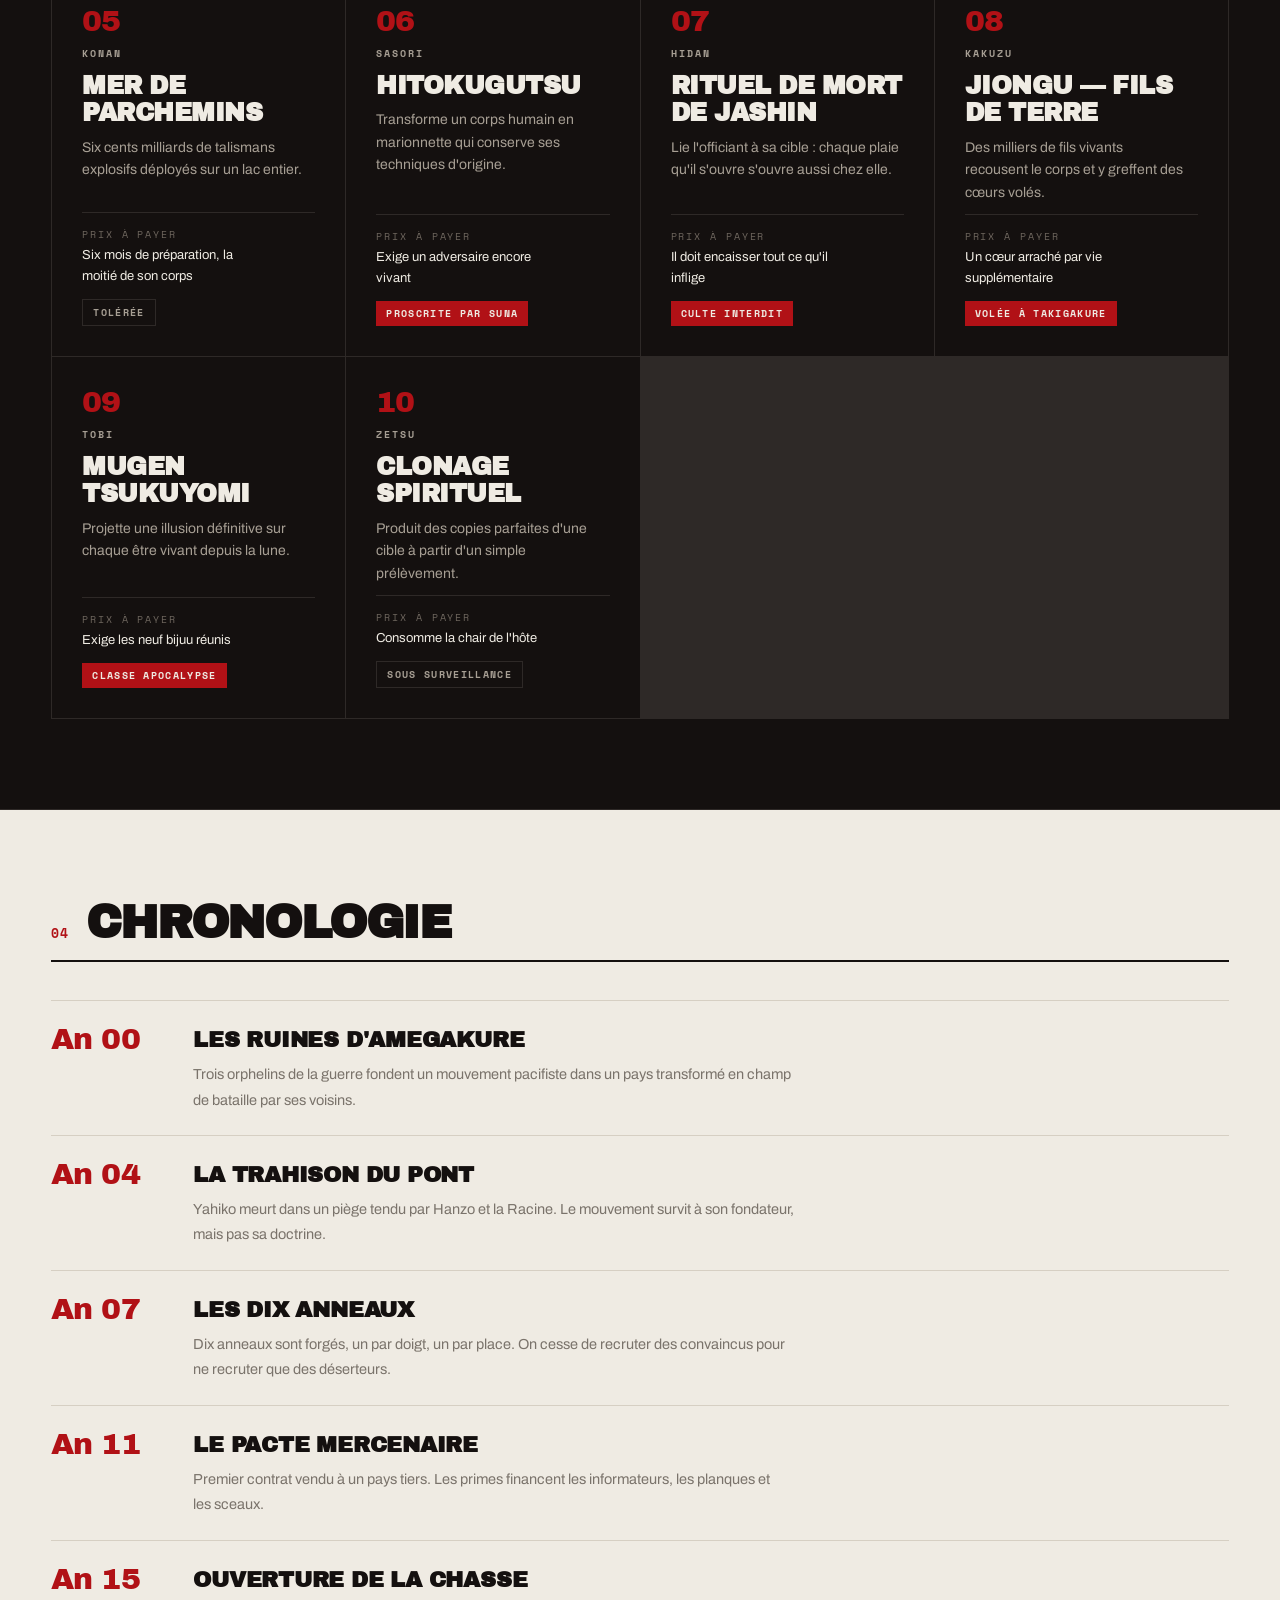
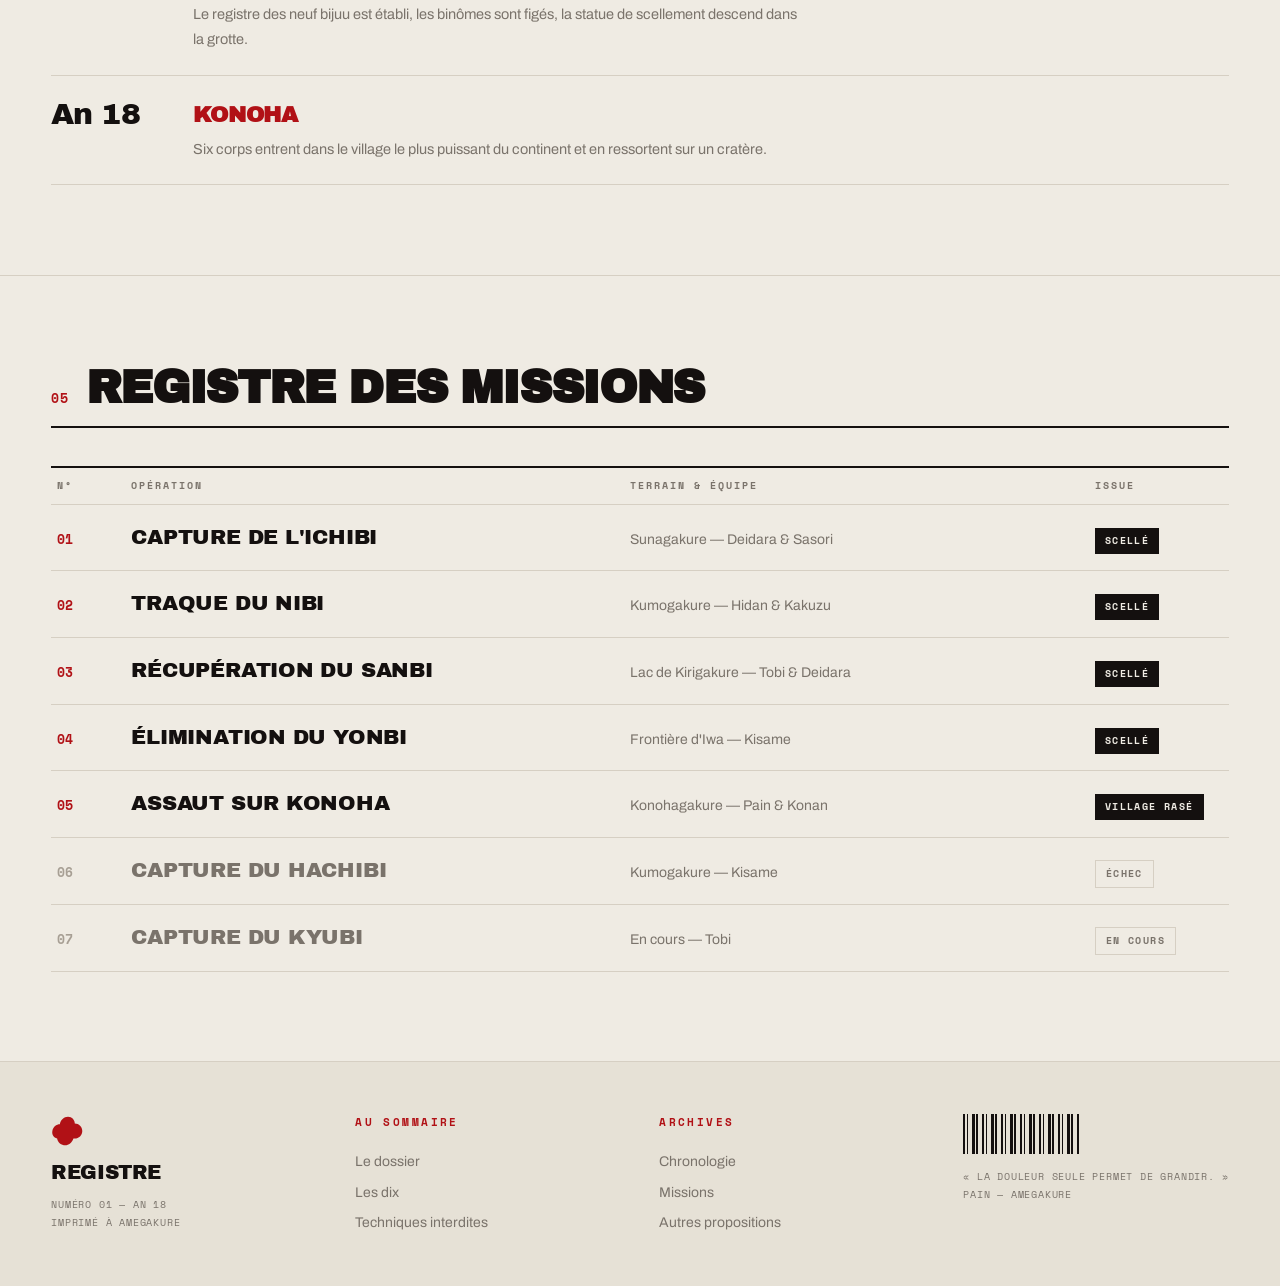
<file: proposition-3/index.html>
<!DOCTYPE html>
<html lang="fr">
<head>
<meta charset="utf-8">
<meta name="viewport" content="width=device-width, initial-scale=1">
<title>REGISTRE — Numéro 01 · AuraGroup</title>
<meta name="description" content="Registre, la revue interne d'AuraGroup. Numéro 01 : les dix membres, leurs techniques interdites et le journal des missions.">
<meta name="theme-color" content="#EFEBE3">
<link rel="preconnect" href="https://fonts.googleapis.com">
<link rel="preconnect" href="https://fonts.gstatic.com" crossorigin>
<link href="https://fonts.googleapis.com/css2?family=Archivo+Black&family=Archivo:wght@400;500;600;700&family=Space+Mono:wght@400;700&family=Noto+Sans+JP:wght@400;700&display=swap" rel="stylesheet">
<link rel="stylesheet" href="assets/css/style.css">
</head>
<body>

<svg class="sprite" aria-hidden="true" focusable="false">
  <defs>
    <symbol id="ak-cloud" viewBox="0 0 100 100">
      <path d="M50 8C62 8 70 18 70 28c12 0 22 10 22 22 0 14-12 24-26 22-4 12-14 20-24 20-12 0-22-8-24-20C8 70 2 60 4 50c2-12 12-20 22-20C28 18 38 8 50 8Z"/>
    </symbol>
  </defs>
</svg>

<a class="skip-link" href="#dossier">Aller au dossier</a>

<!-- ===================== OURS DE TÊTE ===================== -->
<header class="masthead">
  <div class="masthead__unit">
    <a class="masthead__back" href="../">&lsaquo; Propositions</a>
    <div>
      <p class="masthead__name">Registre</p>
      <p class="masthead__sub">Revue interne de l'organisation<br>組織の記録</p>
    </div>
  </div>

  <div class="masthead__unit masthead__unit--mid">
    <p class="masthead__label">Numéro</p>
    <p class="masthead__issue">01</p>
    <p class="masthead__label">An 18 — Amegakure</p>
  </div>

  <div class="masthead__unit masthead__unit--end">
    <p class="masthead__jp">暁</p>
    <div>
      <p class="masthead__name masthead__name--sm">AuraGroup</p>
      <p class="masthead__sub">Pays de la Pluie — Est. An 00<br>Tirage restreint · dix exemplaires</p>
    </div>
  </div>
</header>

<main>

  <!-- ===================== COUVERTURE ===================== -->
  <section class="cover" id="couverture">

    <aside class="cover__rail" aria-hidden="true">
      <p class="vtext vtext--jp">最強は、孤独の中で生まれる。</p>
      <p class="vtext">— La vraie force naît dans la solitude</p>
    </aside>

    <div class="cover__type" id="coverType">
      <h1 class="fill" id="coverTitle">
        <span class="fill__line" id="coverL1">Pain</span>
        <span class="fill__line fill__line--2" id="coverL2">Amegakure</span>
      </h1>
      <!-- Découpe du personnage posée devant les lettres, si fournie -->
      <div class="cover__front" id="coverFront"></div>
    </div>

    <aside class="cover__side">
      <div class="cover__ident">
        <p class="cover__kana" id="coverKana">ペイン</p>
        <p class="cover__roman" id="coverRoman">Pain — Le Dieu d'Amegakure</p>
        <p class="cover__org">AuraGroup<br>Membre <span id="coverIndex">01</span> / 10 — Rang S</p>
      </div>

      <blockquote class="cover__quote">
        <span class="cover__mark" aria-hidden="true">“</span>
        <p id="coverExcerpt">Chef de l'Akatsuki, Nagato manie le Rinnegan à travers six corps distincts.</p>
        <span class="cover__mark cover__mark--end" aria-hidden="true">”</span>
      </blockquote>

      <div class="cover__pager">
        <button class="pager__btn" type="button" id="prevBtn" aria-label="Membre précédent">&larr;</button>
        <span class="pager__label">Feuilleter</span>
        <button class="pager__btn" type="button" id="nextBtn" aria-label="Membre suivant">&rarr;</button>
      </div>
    </aside>

    <div class="cover__foot">
      <p class="cover__tagline">La vraie force n'est pas dans la puissance, mais dans le silence.<br><span>真の強さとは、力ではなく、沈黙の中にある。</span></p>
      <div class="cover__stamp">
        <span class="barcode" aria-hidden="true"></span>
        <span class="cover__stampline">An 18 / Registre — Amegakure</span>
      </div>
    </div>
  </section>

  <!-- ===================== SOMMAIRE ===================== -->
  <section class="section toc" id="sommaire">
    <div class="rubric"><span class="rubric__num">00</span><h2 class="rubric__title">Sommaire</h2></div>
    <ol class="toc__list">
      <li><a href="#dossier"><span class="toc__n">01</span><span class="toc__t">Le dossier</span><span class="toc__d">Fiche complète du membre en couverture</span></a></li>
      <li><a href="#les-dix"><span class="toc__n">02</span><span class="toc__t">Les dix</span><span class="toc__d">Index intégral de l'organisation</span></a></li>
      <li><a href="#interdits"><span class="toc__n">03</span><span class="toc__t">Techniques interdites</span><span class="toc__d">Ce que les villages ont rayé de leurs rouleaux</span></a></li>
      <li><a href="#chronologie"><span class="toc__n">04</span><span class="toc__t">Chronologie</span><span class="toc__d">Vingt ans d'ombre, An 00 à An 18</span></a></li>
      <li><a href="#missions"><span class="toc__n">05</span><span class="toc__t">Registre des missions</span><span class="toc__d">Sept opérations majeures</span></a></li>
    </ol>
  </section>

  <!-- ===================== LE DOSSIER ===================== -->
  <section class="section dossier" id="dossier">
    <div class="rubric"><span class="rubric__num">01</span><h2 class="rubric__title">Le dossier</h2></div>

    <div class="spread">
      <!-- Trois volets numérotés -->
      <div class="panels">
        <article class="panel">
          <span class="panel__num">01.</span>
          <span class="panel__label">Village d'origine</span>
          <p class="panel__value" id="pVillage">Amegakure</p>
          <p class="panel__sub" id="pRank">Chef — rang S</p>
        </article>

        <article class="panel panel--center">
          <span class="panel__num">02.</span>
          <div class="panel__media" id="pMedia">
            <svg class="panel__cloud" aria-hidden="true" focusable="false"><use href="#ak-cloud"/></svg>
            <span class="panel__tag" id="pTag">[IMAGE_HERO_PAIN]</span>
          </div>
        </article>

        <article class="panel">
          <span class="panel__num">03.</span>
          <span class="panel__label">Binôme imposé</span>
          <p class="panel__value" id="pPartner">Konan</p>
          <p class="panel__sub" id="pStatus">Actif</p>
        </article>
      </div>

      <!-- Pastilles d'identité -->
      <ul class="chips" id="chips"></ul>

      <!-- Texte + indices -->
      <div class="dossier__grid">
        <div class="dossier__text">
          <h3 class="dossier__name" id="dName">À propos de Pain</h3>
          <p class="dossier__bio" id="dBio"></p>
          <p class="dossier__note" id="dNote"></p>

          <p class="minilabel">Capacités répertoriées</p>
          <ul class="abilities" id="dAbilities"></ul>
        </div>

        <aside class="dossier__aside">
          <p class="minilabel">Indices relevés</p>
          <dl class="bars" id="bars"></dl>

          <div class="kin">
            <span class="kin__label">Technique interdite</span>
            <p class="kin__name" id="kName">Rinne Tensei</p>
            <p class="kin__desc" id="kDesc"></p>
            <p class="kin__cost"><span>Prix à payer</span><em id="kCost"></em></p>
            <span class="kin__status" id="kStatus">Classe Zéro</span>
          </div>
        </aside>
      </div>
    </div>
  </section>

  <!-- ===================== LES DIX ===================== -->
  <section class="section tenth" id="les-dix">
    <div class="rubric"><span class="rubric__num">02</span><h2 class="rubric__title">Les dix</h2></div>
    <p class="chapo">Dix anneaux, dix places numérotées. Survolez un nom pour le voir se remplir, cliquez pour le porter en couverture.</p>
    <ol class="index" id="index"></ol>
  </section>

  <!-- ===================== TECHNIQUES INTERDITES ===================== -->
  <section class="section section--ink interdits" id="interdits">
    <div class="rubric rubric--light"><span class="rubric__num">03</span><h2 class="rubric__title">Techniques interdites</h2></div>
    <p class="chapo chapo--light">Chaque membre a apporté une technique que son village avait rayée de ses rouleaux. Toutes se paient : d'un œil, d'un cœur, d'une vie.</p>
    <div class="kins" id="kins"></div>
  </section>

  <!-- ===================== CHRONOLOGIE ===================== -->
  <section class="section chrono" id="chronologie">
    <div class="rubric"><span class="rubric__num">04</span><h2 class="rubric__title">Chronologie</h2></div>
    <ol class="years">
      <li class="year">
        <span class="year__n">An 00</span>
        <div>
          <h3 class="year__t">Les ruines d'Amegakure</h3>
          <p class="year__d">Trois orphelins de la guerre fondent un mouvement pacifiste dans un pays transformé en champ de bataille par ses voisins.</p>
        </div>
      </li>
      <li class="year">
        <span class="year__n">An 04</span>
        <div>
          <h3 class="year__t">La trahison du pont</h3>
          <p class="year__d">Yahiko meurt dans un piège tendu par Hanzo et la Racine. Le mouvement survit à son fondateur, mais pas sa doctrine.</p>
        </div>
      </li>
      <li class="year">
        <span class="year__n">An 07</span>
        <div>
          <h3 class="year__t">Les dix anneaux</h3>
          <p class="year__d">Dix anneaux sont forgés, un par doigt, un par place. On cesse de recruter des convaincus pour ne recruter que des déserteurs.</p>
        </div>
      </li>
      <li class="year">
        <span class="year__n">An 11</span>
        <div>
          <h3 class="year__t">Le pacte mercenaire</h3>
          <p class="year__d">Premier contrat vendu à un pays tiers. Les primes financent les informateurs, les planques et les sceaux.</p>
        </div>
      </li>
      <li class="year">
        <span class="year__n">An 15</span>
        <div>
          <h3 class="year__t">Ouverture de la chasse</h3>
          <p class="year__d">Le registre des neuf bijuu est établi, les binômes sont figés, la statue de scellement descend dans la grotte.</p>
        </div>
      </li>
      <li class="year year--now">
        <span class="year__n">An 18</span>
        <div>
          <h3 class="year__t">Konoha</h3>
          <p class="year__d">Six corps entrent dans le village le plus puissant du continent et en ressortent sur un cratère.</p>
        </div>
      </li>
    </ol>
  </section>

  <!-- ===================== MISSIONS ===================== -->
  <section class="section missions" id="missions">
    <div class="rubric"><span class="rubric__num">05</span><h2 class="rubric__title">Registre des missions</h2></div>
    <div class="log">
      <div class="log__row log__row--head">
        <span>N°</span><span>Opération</span><span>Terrain &amp; équipe</span><span>Issue</span>
      </div>
      <div class="log__row"><span class="log__n">01</span><span class="log__op">Capture de l'Ichibi</span><span class="log__m">Sunagakure — Deidara &amp; Sasori</span><span class="log__s">Scellé</span></div>
      <div class="log__row"><span class="log__n">02</span><span class="log__op">Traque du Nibi</span><span class="log__m">Kumogakure — Hidan &amp; Kakuzu</span><span class="log__s">Scellé</span></div>
      <div class="log__row"><span class="log__n">03</span><span class="log__op">Récupération du Sanbi</span><span class="log__m">Lac de Kirigakure — Tobi &amp; Deidara</span><span class="log__s">Scellé</span></div>
      <div class="log__row"><span class="log__n">04</span><span class="log__op">Élimination du Yonbi</span><span class="log__m">Frontière d'Iwa — Kisame</span><span class="log__s">Scellé</span></div>
      <div class="log__row"><span class="log__n">05</span><span class="log__op">Assaut sur Konoha</span><span class="log__m">Konohagakure — Pain &amp; Konan</span><span class="log__s">Village rasé</span></div>
      <div class="log__row log__row--off"><span class="log__n">06</span><span class="log__op">Capture du Hachibi</span><span class="log__m">Kumogakure — Kisame</span><span class="log__s">Échec</span></div>
      <div class="log__row log__row--off"><span class="log__n">07</span><span class="log__op">Capture du Kyubi</span><span class="log__m">En cours — Tobi</span><span class="log__s">En cours</span></div>
    </div>
  </section>

</main>

<!-- ===================== COLOPHON ===================== -->
<footer class="colophon">
  <div class="colophon__unit">
    <svg class="colophon__mark" aria-hidden="true" focusable="false"><use href="#ak-cloud"/></svg>
    <p class="colophon__title">Registre</p>
    <p class="colophon__sub">Numéro 01 — An 18<br>Imprimé à Amegakure</p>
  </div>
  <div class="colophon__unit">
    <p class="minilabel">Au sommaire</p>
    <a href="#dossier">Le dossier</a>
    <a href="#les-dix">Les dix</a>
    <a href="#interdits">Techniques interdites</a>
  </div>
  <div class="colophon__unit">
    <p class="minilabel">Archives</p>
    <a href="#chronologie">Chronologie</a>
    <a href="#missions">Missions</a>
    <a href="../">Autres propositions</a>
  </div>
  <div class="colophon__unit colophon__unit--end">
    <span class="barcode" aria-hidden="true"></span>
    <p class="colophon__sub">« La douleur seule permet de grandir. »<br>Pain — Amegakure</p>
  </div>
</footer>

<script src="assets/js/members.js" defer></script>
<script src="assets/js/extras.js" defer></script>
<script src="assets/js/app.js" defer></script>
</body>
</html>
</file>
<file: assets/css/hub.css>
/* =========================================================
   AuraGroup — page principale, sélection des propositions
   ========================================================= */

:root {
  --bg:        #0A0A0A;
  --panel:     #141414;
  --panel-alt: #0F0F0F;
  --line:      #1E1E1E;
  --line-soft: #2A2A2A;
  --red:       #DC0000;
  --red-hot:   #FF1414;
  --red-deep:  #8A0000;
  --text:      #FFFFFF;
  --muted:     #888888;
  --dim:       #555555;

  --display: 'Anton', Impact, sans-serif;
  --cond:    'Barlow Condensed', 'Arial Narrow', sans-serif;
  --body:    'Barlow', system-ui, -apple-system, 'Segoe UI', sans-serif;

  --gutter: clamp(20px, 4vw, 64px);
}

* { box-sizing: border-box; }

body {
  position: relative;
  margin: 0;
  min-height: 100vh;
  background: var(--bg);
  color: var(--text);
  font-family: var(--body);
  font-size: 15px;
  line-height: 1.6;
  display: flex;
  flex-direction: column;
  -webkit-font-smoothing: antialiased;
}

a { color: var(--text); text-decoration: none; }
::selection { background: var(--red); color: #fff; }
:focus-visible { outline: 2px solid var(--red-hot); outline-offset: 3px; }

.sprite { position: absolute; width: 0; height: 0; overflow: hidden; }

@keyframes riseIn {
  0%   { opacity: 0; transform: translateY(26px); }
  100% { opacity: 1; transform: translateY(0); }
}

/* ------------------------------------------------- décor */

.clouds {
  position: absolute;
  inset: 0;
  z-index: 0;
  overflow: hidden;
  pointer-events: none;
}
.clouds__item { position: absolute; fill: var(--red); }
.clouds__item--1 { top: 4%;     left: -6%;  width: 380px; height: 380px; opacity: 0.07; }
.clouds__item--2 { bottom: -8%; right: -8%; width: 560px; height: 560px; opacity: 0.05; }

/* ------------------------------------------------- en-tête */

.hub-head {
  position: relative;
  z-index: 2;
  display: flex;
  flex-direction: column;
  gap: 22px;
  padding: clamp(40px, 7vw, 96px) var(--gutter) clamp(28px, 4vw, 48px);
  animation: riseIn .7s cubic-bezier(.2, .8, .2, 1) both;
}

.brand {
  display: flex;
  align-items: center;
  gap: 12px;
  font-family: var(--display);
  font-size: 24px;
  letter-spacing: 0.22em;
  text-transform: uppercase;
}
.brand__logo { width: 26px; height: 26px; fill: var(--red); }

.eyebrow {
  margin: 0;
  display: flex;
  align-items: center;
  gap: 14px;
  font-family: var(--cond);
  font-size: 13px;
  letter-spacing: 0.34em;
  text-transform: uppercase;
  color: var(--muted);
}
.rule { width: 44px; height: 2px; background: var(--red); flex: none; }

.hub-title {
  margin: 0;
  font-family: var(--display);
  font-weight: 400;
  font-size: clamp(42px, 8vw, 104px);
  line-height: 0.88;
  text-transform: uppercase;
}
.hub-title em { font-style: normal; color: var(--red); }

.hub-sub {
  margin: 0;
  max-width: 56ch;
  font-size: 16px;
  line-height: 1.8;
  color: var(--muted);
  text-wrap: pretty;
}

/* ------------------------------------------------- grille */

.props {
  position: relative;
  z-index: 2;
  flex: 1;
  display: grid;
  grid-template-columns: repeat(auto-fill, minmax(300px, 1fr));
  gap: clamp(16px, 2vw, 28px);
  padding: 0 var(--gutter) clamp(48px, 6vw, 96px);
  align-content: start;
  animation: riseIn .7s .15s cubic-bezier(.2, .8, .2, 1) both;
}

.prop {
  position: relative;
  display: flex;
  flex-direction: column;
  background: var(--panel);
  border: 1px solid var(--line);
  transition: border-color .25s, box-shadow .25s, transform .25s;
}
.prop__accent {
  position: absolute;
  top: 0;
  left: 0;
  width: 3px;
  height: 100%;
  background: var(--red);
  opacity: 0.25;
  transition: opacity .25s;
}

a.prop:hover,
a.prop:focus-visible {
  border-color: var(--red);
  box-shadow: 0 0 28px rgba(220, 0, 0, 0.45);
  transform: translateY(-4px);
  color: var(--text);
}
a.prop:hover .prop__accent,
a.prop:focus-visible .prop__accent { opacity: 1; }
a.prop:hover .prop__go { background: var(--red); color: #fff; }

/* Miniature : évocation abstraite de la mise en page */
.thumb {
  height: 190px;
  margin: 14px 14px 0;
  position: relative;
  overflow: hidden;
  background: var(--panel-alt);
  border: 1px solid var(--line);
  display: flex;
  align-items: flex-end;
  justify-content: center;
}
.thumb__band {
  position: absolute;
  top: -12%;
  bottom: -12%;
  left: 50%;
  transform: translateX(-50%);
  width: 34%;
  background: linear-gradient(180deg, var(--red) 0%, var(--red-deep) 100%);
}
.thumb__cloud {
  position: absolute;
  bottom: 10%;
  left: 50%;
  transform: translateX(-50%);
  width: 84px;
  height: 84px;
  opacity: 0.22;
  fill: var(--bg);
}
.thumb__lines {
  position: absolute;
  left: 16px;
  top: 28px;
  display: flex;
  flex-direction: column;
  gap: 7px;
}
.thumb__lines i { display: block; height: 7px; background: #FFFFFF; opacity: 0.85; }
.thumb__lines i:nth-child(1) { width: 74px; }
.thumb__lines i:nth-child(2) { width: 52px; }
.thumb__lines i:nth-child(3) { width: 34px; height: 4px; background: var(--red); opacity: 1; }
.thumb__cards {
  position: absolute;
  right: 14px;
  bottom: 14px;
  display: grid;
  grid-template-columns: repeat(2, 26px);
  gap: 6px;
}
.thumb__cards i { display: block; height: 30px; background: #FFFFFF; opacity: 0.12; }

/* Miniature claire — proposition 2 */
.thumb--paper {
  background: #F5F2EC;
  border-color: #E3DED5;
  align-items: stretch;
  justify-content: flex-start;
}
.thumb__sigil {
  position: absolute;
  top: 46%;
  right: -16%;
  transform: translateY(-50%);
  width: 156px;
  height: 156px;
  color: #A40F0B;
  opacity: 0.2;
}
.thumb__script {
  position: absolute;
  left: 16px;
  top: 26px;
  width: 84px;
  height: 9px;
  border-radius: 6px;
  background: #A40F0B;
  opacity: 0.9;
}
.thumb__head {
  position: absolute;
  left: 16px;
  top: 46px;
  display: flex;
  flex-direction: column;
  gap: 7px;
}
.thumb__head i { display: block; height: 14px; background: #111111; }
.thumb__head i:nth-child(1) { width: 128px; }
.thumb__head i:nth-child(2) { width: 96px; }
.thumb__strip { position: absolute; left: 0; right: 0; bottom: 0; height: 22px; background: #A40F0B; }

/* Miniature magazine — proposition 3 */
.thumb--mag { background: #EFEBE3; border-color: #D6CFC3; }
.thumb__mast { position: absolute; left: 12px; top: 9px; width: 58px; height: 7px; background: #14100F; }
.thumb__issue { position: absolute; right: 12px; top: 7px; width: 18px; height: 10px; background: #B11116; }
.thumb__rule { position: absolute; left: 0; right: 0; top: 24px; height: 1px; background: #14100F; }
.thumb__word {
  position: absolute;
  left: 12px;
  right: 12px;
  top: 44px;
  display: flex;
  flex-direction: column;
  gap: 7px;
}
.thumb__word i { display: block; height: 36px; background-image: linear-gradient(118deg, #14100F 0%, #7E0E0D 42%, #E8342B 74%, #2B0B0C 100%); }
.thumb__word i:nth-child(2) { height: 24px; width: 76%; }
.thumb__bars {
  position: absolute;
  left: 12px;
  bottom: 12px;
  width: 64px;
  height: 16px;
  background: repeating-linear-gradient(90deg, #14100F 0 2px, transparent 2px 4px, #14100F 4px 5px, transparent 5px 9px);
}

/* Miniature vide, pour les emplacements à venir */
.thumb--empty {
  border-style: dashed;
  border-color: var(--line-soft);
  align-items: center;
  gap: 10px;
  flex-direction: column;
  justify-content: center;
}
.thumb--empty .thumb__ghost { width: 46px; height: 46px; opacity: 0.18; fill: var(--red); }
.thumb--empty span {
  font-family: var(--cond);
  font-size: 11px;
  letter-spacing: 0.28em;
  text-transform: uppercase;
  color: var(--dim);
}

.prop__body {
  padding: 18px;
  display: flex;
  flex-direction: column;
  gap: 8px;
  flex: 1;
}
.prop__meta {
  display: flex;
  align-items: center;
  gap: 10px;
  font-family: var(--cond);
  font-size: 11px;
  letter-spacing: 0.28em;
  text-transform: uppercase;
  color: var(--muted);
}
.prop__num { font-family: var(--display); font-size: 15px; letter-spacing: 0.08em; color: var(--red); }
.prop__name {
  margin: 0;
  font-family: var(--display);
  font-weight: 400;
  font-size: 26px;
  letter-spacing: 0.04em;
  text-transform: uppercase;
}
.prop__desc { margin: 0; font-size: 14px; line-height: 1.7; color: var(--muted); text-wrap: pretty; }

.prop__foot {
  margin-top: auto;
  padding-top: 16px;
  display: flex;
  align-items: center;
  justify-content: space-between;
  gap: 12px;
}
.prop__tags { display: flex; flex-wrap: wrap; gap: 6px; }
.prop__tag {
  font-family: var(--cond);
  font-size: 11px;
  letter-spacing: 0.18em;
  text-transform: uppercase;
  color: var(--muted);
  border: 1px solid var(--line-soft);
  padding: 4px 9px;
}
.prop__go {
  flex: none;
  font-family: var(--cond);
  font-size: 12px;
  font-weight: 600;
  letter-spacing: 0.22em;
  text-transform: uppercase;
  color: #fff;
  background: var(--bg);
  border: 1px solid var(--red);
  padding: 9px 16px;
  transition: background .2s, color .2s;
}

/* État « à venir » */
.prop--soon { opacity: 0.55; }
.prop--soon .prop__accent { background: var(--line-soft); opacity: 1; }
.prop--soon .prop__name { color: var(--muted); }
.prop--soon .prop__status {
  font-family: var(--cond);
  font-size: 12px;
  letter-spacing: 0.22em;
  text-transform: uppercase;
  color: var(--dim);
  border: 1px solid var(--line-soft);
  padding: 9px 16px;
}

/* ------------------------------------------------- pied */

.hub-foot {
  position: relative;
  z-index: 2;
  border-top: 1px solid var(--line);
  background: var(--panel);
  padding: 24px var(--gutter);
  display: flex;
  flex-wrap: wrap;
  gap: 12px 24px;
  justify-content: space-between;
  align-items: center;
  font-family: var(--cond);
  font-size: 12px;
  letter-spacing: 0.22em;
  text-transform: uppercase;
  color: var(--muted);
}
.hub-foot a { color: var(--muted); transition: color .2s; }
.hub-foot a:hover { color: var(--text); }

@media (prefers-reduced-motion: reduce) {
  .clouds__item, .hub-head, .props { animation: none; }
  .hub-head, .props { opacity: 1; transform: none; }
  a.prop:hover, a.prop:focus-visible { transform: none; }
}
</file>
<file: proposition-1/assets/css/style.css>
/* =========================================================
   AuraGroup — Landing page
   Implémentation de « Akatsuki Landing.dc.html »
   ========================================================= */

:root {
  --bg:        #0A0A0A;
  --panel:     #141414;
  --panel-alt: #0F0F0F;
  --line:      #1E1E1E;
  --line-soft: #2A2A2A;
  --line-hair: #222222;
  --red:       #DC0000;
  --red-hot:   #FF1414;
  --red-deep:  #8A0000;
  --text:      #FFFFFF;
  --muted:     #888888;
  --dim:       #555555;

  --display: 'Anton', Impact, sans-serif;
  --cond:    'Barlow Condensed', 'Arial Narrow', sans-serif;
  --body:    'Barlow', system-ui, -apple-system, 'Segoe UI', sans-serif;

  --gutter: clamp(20px, 4vw, 64px);
  --block:  clamp(48px, 6vw, 96px);
  --nav-h:  86px;
}

* { box-sizing: border-box; }

html {
  scroll-behavior: smooth;
  /* Décalage sous la barre fixe lors d'un saut d'ancre */
  scroll-padding-top: var(--nav-h);
}

body {
  position: relative;
  margin: 0;
  background: var(--bg);
  color: var(--text);
  font-family: var(--body);
  font-size: 15px;
  line-height: 1.6;
  -webkit-font-smoothing: antialiased;
}

img { max-width: 100%; display: block; }
a { color: var(--text); text-decoration: none; }
a:hover { color: var(--red); }
::selection { background: var(--red); color: #fff; }

:focus-visible {
  outline: 2px solid var(--red-hot);
  outline-offset: 3px;
}

.sprite { position: absolute; width: 0; height: 0; overflow: hidden; }

.skip-link {
  position: absolute;
  left: -9999px;
  top: 0;
  z-index: 200;
  background: var(--red);
  color: #fff;
  font-family: var(--cond);
  letter-spacing: 0.2em;
  text-transform: uppercase;
  padding: 12px 20px;
}
.skip-link:focus { left: 8px; top: 8px; color: #fff; }

/* ---------------------------------------------------------
   Animations
   --------------------------------------------------------- */
@keyframes bootOut   { 0%, 62% { opacity: 1; visibility: visible; } 100% { opacity: 0; visibility: hidden; } }
@keyframes cloudFill { 0% { transform: scaleY(0); } 100% { transform: scaleY(1); } }
@keyframes cloudWave { 0% { transform: translateX(0); } 100% { transform: translateX(48px); } }
@keyframes bootPop   { 0% { opacity: 0; transform: scale(0.82); } 55% { opacity: 1; transform: scale(1); } 100% { opacity: 1; transform: scale(1); } }
@keyframes riseIn    { 0% { opacity: 0; transform: translateY(26px); } 100% { opacity: 1; transform: translateY(0); } }

/* ---------------------------------------------------------
   Écran de démarrage
   --------------------------------------------------------- */
.boot {
  position: fixed;
  inset: 0;
  z-index: 100;
  background: var(--bg);
  display: flex;
  align-items: center;
  justify-content: center;
  animation: bootOut 2.2s ease forwards;
}
.boot--done { display: none; }

.boot__mark {
  width: min(180px, 40vw);
  height: min(180px, 40vw);
  animation: bootPop 1s cubic-bezier(.2, .8, .2, 1) both;
}
.boot__fill {
  transform-origin: 50% 100%;
  animation: cloudFill 1.9s cubic-bezier(.45, 0, .2, 1) both;
}
.boot__wave { animation: cloudWave 2.2s linear infinite; }

/* ---------------------------------------------------------
   Nuages d'ambiance
   --------------------------------------------------------- */
.clouds {
  position: absolute;
  inset: 0;
  z-index: 0;
  overflow: hidden;
  pointer-events: none;
}
.clouds__item { position: absolute; fill: var(--red); }
.clouds__item--1 { top: 6%;      left: -4%;   width: 340px; height: 340px; opacity: 0.07; }
.clouds__item--2 { top: 44%;     right: -6%;  width: 520px; height: 520px; opacity: 0.05; }
.clouds__item--3 { bottom: -6%;  left: 22%;   width: 280px; height: 280px; opacity: 0.06; }

/* ---------------------------------------------------------
   Navigation
   --------------------------------------------------------- */
.nav {
  position: sticky;
  top: 0;
  z-index: 40;
  display: flex;
  align-items: center;
  justify-content: space-between;
  gap: 24px;
  flex-wrap: wrap;
  padding: 18px var(--gutter);
  background: rgba(10, 10, 10, 0.86);
  backdrop-filter: blur(10px);
  -webkit-backdrop-filter: blur(10px);
  border-bottom: 1px solid var(--line);
}
.nav__left {
  display: flex;
  align-items: center;
  gap: clamp(14px, 2vw, 26px);
  flex-wrap: wrap;
}
.nav__back {
  font-family: var(--cond);
  font-size: 12px;
  letter-spacing: 0.22em;
  text-transform: uppercase;
  color: var(--muted);
  border: 1px solid var(--line);
  padding: 7px 14px;
  transition: color .2s, border-color .2s;
}
.nav__back:hover { color: var(--text); border-color: var(--red); }

.nav__brand {
  display: flex;
  align-items: center;
  gap: 12px;
  font-family: var(--display);
  font-size: 24px;
  letter-spacing: 0.22em;
  text-transform: uppercase;
}
.nav__brand:hover { color: var(--text); }
.nav__logo { width: 26px; height: 26px; fill: var(--red); }

.nav__links {
  display: flex;
  align-items: center;
  gap: clamp(18px, 3vw, 44px);
  flex-wrap: wrap;
}
.nav__link {
  font-family: var(--cond);
  font-size: 14px;
  letter-spacing: 0.2em;
  text-transform: uppercase;
  color: var(--muted);
  transition: color .2s;
}
.nav__link:hover { color: var(--text); }

.nav__cta {
  background: var(--red);
  color: #fff;
  font-family: var(--cond);
  font-size: 14px;
  font-weight: 600;
  letter-spacing: 0.22em;
  text-transform: uppercase;
  padding: 12px 26px;
  transition: background .2s, box-shadow .2s, transform .2s;
}
.nav__cta:hover {
  background: var(--red-hot);
  box-shadow: 0 0 24px rgba(220, 0, 0, 0.55);
  transform: translateY(-1px);
  color: #fff;
}

/* ---------------------------------------------------------
   Éléments typographiques partagés
   --------------------------------------------------------- */
.eyebrow {
  margin: 0;
  font-family: var(--cond);
  font-size: 13px;
  letter-spacing: 0.34em;
  text-transform: uppercase;
  color: var(--muted);
}
.eyebrow--red   { color: var(--red); }
.eyebrow--onred { color: rgba(255, 255, 255, 0.75); }
.eyebrow--rule  { display: flex; align-items: center; gap: 14px; }

.rule { width: 44px; height: 2px; background: var(--red); flex: none; }
.rule--wide { width: 56px; }

.h2 {
  margin: 0;
  font-family: var(--display);
  font-weight: 400;
  font-size: clamp(38px, 5.5vw, 76px);
  line-height: 0.92;
  text-transform: uppercase;
  color: var(--text);
}

.lead {
  margin: 0;
  font-size: 16px;
  line-height: 1.8;
  color: var(--muted);
  text-wrap: pretty;
}
.lead--wide { max-width: 62ch; }

.section {
  position: relative;
  z-index: 2;
  padding: var(--block) var(--gutter);
  display: flex;
  flex-direction: column;
  gap: 36px;
  border-top: 1px solid var(--line);
  scroll-margin-top: var(--nav-h);
}
.section--panel { background: var(--panel); }

.section__head {
  display: flex;
  flex-wrap: wrap;
  align-items: flex-end;
  justify-content: space-between;
  gap: 20px;
}
.section__titles { display: flex; flex-direction: column; gap: 14px; }
.section__note {
  margin: 0;
  font-family: var(--cond);
  font-size: 13px;
  letter-spacing: 0.2em;
  text-transform: uppercase;
  color: var(--muted);
}

/* ---------------------------------------------------------
   Hero
   --------------------------------------------------------- */
.hero {
  position: relative;
  z-index: 2;
  display: flex;
  flex-wrap: wrap;
  align-items: stretch;
  gap: clamp(24px, 4vw, 48px);
  padding: clamp(32px, 5vw, 72px) var(--gutter) clamp(48px, 6vw, 88px);
}

.hero__intro {
  flex: 1 1 280px;
  min-width: 260px;
  display: flex;
  flex-direction: column;
  justify-content: center;
  gap: 26px;
  animation: riseIn .9s 1.7s cubic-bezier(.2, .8, .2, 1) both;
}

.hero__name {
  margin: 0;
  font-family: var(--display);
  font-weight: 400;
  font-size: clamp(64px, 10vw, 140px);
  line-height: 0.84;
  letter-spacing: -0.01em;
  text-transform: uppercase;
  color: var(--text);
}
.hero__title {
  margin: 0;
  font-family: var(--cond);
  font-size: clamp(18px, 2vw, 24px);
  letter-spacing: 0.12em;
  text-transform: uppercase;
  color: var(--red);
}

/* Sélecteur précédent / suivant */
.switcher {
  display: flex;
  align-items: stretch;
  max-width: 340px;
  border: 1px solid var(--line-hair);
  background: var(--panel);
}
.switcher__prev,
.switcher__next {
  font: inherit;
  color: inherit;
  background: none;
  border: 0;
  margin: 0;
  cursor: pointer;
  text-align: left;
}
.switcher__prev {
  width: 46px;
  flex: none;
  display: flex;
  align-items: center;
  justify-content: center;
  font-size: 22px;
  line-height: 1;
  color: var(--muted);
  border-right: 1px solid var(--line-hair);
  transition: background .2s, color .2s;
}
.switcher__prev:hover { background: var(--red); color: #fff; }

.switcher__next {
  flex: 1;
  display: flex;
  align-items: center;
  gap: 14px;
  padding: 14px 18px;
  transition: background .2s;
}
.switcher__next:hover { background: #1C1C1C; }

.switcher__initial {
  width: 44px;
  height: 44px;
  flex: none;
  background: var(--red);
  display: flex;
  align-items: center;
  justify-content: center;
  font-family: var(--display);
  font-size: 18px;
  color: #fff;
}
.switcher__text { display: flex; flex-direction: column; gap: 3px; min-width: 0; }
.switcher__label {
  font-family: var(--cond);
  font-size: 11px;
  letter-spacing: 0.3em;
  text-transform: uppercase;
  color: var(--muted);
}
.switcher__name {
  font-family: var(--display);
  font-size: 17px;
  letter-spacing: 0.08em;
  text-transform: uppercase;
  color: var(--text);
}

/* Scène visuelle */
.hero__stage {
  flex: 2 1 380px;
  min-width: 280px;
  position: relative;
  display: flex;
  align-items: flex-end;
  justify-content: center;
  min-height: clamp(380px, 52vw, 620px);
  overflow: hidden;
}
.hero__band {
  position: absolute;
  top: -15%;
  bottom: -15%;
  left: 50%;
  transform: translateX(-50%);
  width: min(74%, 420px);
  background: linear-gradient(180deg, var(--red) 0%, var(--red-deep) 100%);
}
.hero__ghost {
  position: absolute;
  bottom: 8%;
  left: 50%;
  transform: translateX(-50%);
  width: min(60%, 340px);
  height: min(60%, 340px);
  opacity: 0.18;
  fill: var(--bg);
}
.hero__media {
  position: relative;
  z-index: 2;
  margin: 0;
  width: min(82%, 460px);
  height: clamp(340px, 46vw, 560px);
  border: 1px dashed rgba(255, 255, 255, 0.45);
  background: rgba(10, 10, 10, 0.35);
  display: flex;
  flex-direction: column;
  align-items: center;
  justify-content: center;
  gap: 10px;
  text-align: center;
  padding: 20px;
  overflow: hidden;
}
.hero__media-label {
  font-family: var(--cond);
  font-size: 12px;
  letter-spacing: 0.3em;
  text-transform: uppercase;
  color: rgba(255, 255, 255, 0.7);
}
.hero__media-tag {
  font-family: var(--display);
  font-size: clamp(16px, 2vw, 22px);
  letter-spacing: 0.08em;
  color: #fff;
}
/* Quand une vraie image est fournie, le cadre devient une fenêtre */
.hero__media--filled { border-style: solid; border-color: rgba(255,255,255,0.12); padding: 0; }
.hero__media--filled img { width: 100%; height: 100%; object-fit: cover; object-position: center 14%; }

/* Fiche : biographie + capacités */
.hero__file {
  flex: 1 1 300px;
  min-width: 260px;
  display: flex;
  flex-direction: column;
  justify-content: center;
  gap: 30px;
  border-left: 1px solid var(--line);
  padding-left: clamp(16px, 2vw, 28px);
  scroll-margin-top: var(--nav-h);
  animation: riseIn .9s 2s cubic-bezier(.2, .8, .2, 1) both;
}
.hero__bio {
  margin: 0;
  font-size: 15px;
  line-height: 1.75;
  color: var(--muted);
  text-wrap: pretty;
}

.abilities {
  list-style: none;
  margin: 0;
  padding: 0;
  display: flex;
  flex-direction: column;
  gap: 22px;
}
.ability {
  display: flex;
  flex-direction: column;
  gap: 6px;
  border-left: 2px solid var(--red);
  padding-left: 14px;
}
.ability__kind {
  font-family: var(--cond);
  font-size: 11px;
  letter-spacing: 0.28em;
  text-transform: uppercase;
  color: var(--red);
}
.ability__name {
  font-family: var(--display);
  font-size: 20px;
  letter-spacing: 0.05em;
  text-transform: uppercase;
  color: var(--text);
}
.ability__desc { font-size: 13px; color: var(--muted); }

/* ---------------------------------------------------------
   Origines
   --------------------------------------------------------- */
.origines {
  flex-direction: row;
  flex-wrap: wrap;
  gap: clamp(24px, 4vw, 64px);
}
.origines__head { flex: 1 1 320px; display: flex; flex-direction: column; gap: 18px; }
.origines__body {
  flex: 1 1 340px;
  display: flex;
  flex-direction: column;
  gap: 26px;
  justify-content: center;
}
.stats { display: flex; flex-wrap: wrap; gap: clamp(20px, 3vw, 48px); }
.stat {
  display: flex;
  flex-direction: column;
  gap: 4px;
  border-left: 2px solid var(--red);
  padding-left: 14px;
}
.stat__value { font-family: var(--display); font-size: 40px; color: var(--text); }
.stat__label {
  font-family: var(--cond);
  font-size: 12px;
  letter-spacing: 0.24em;
  text-transform: uppercase;
  color: var(--muted);
}

/* ---------------------------------------------------------
   Galerie des membres
   --------------------------------------------------------- */
.membres { border-top: 0; }

.cards {
  display: grid;
  grid-template-columns: repeat(auto-fill, minmax(210px, 1fr));
  gap: clamp(14px, 2vw, 24px);
}

.card {
  position: relative;
  display: block;
  width: 100%;
  font: inherit;
  color: inherit;
  text-align: left;
  padding: 0;
  cursor: pointer;
  background: var(--panel);
  border: 1px solid var(--line);
  transition: border-color .25s, box-shadow .25s, transform .25s;
}
.card:hover,
.card:focus-visible {
  border-color: var(--red);
  box-shadow: 0 0 28px rgba(220, 0, 0, 0.45);
  transform: translateY(-4px);
}
.card[aria-current="true"] { border-color: var(--red); }
.card[aria-current="true"] .card__accent { opacity: 1; }

.card__accent {
  position: absolute;
  top: 0;
  left: 0;
  width: 3px;
  height: 100%;
  background: var(--red);
  opacity: 0.25;
  transition: opacity .25s;
}
.card__media {
  height: 230px;
  margin: 14px 14px 0;
  border: 1px dashed var(--line-soft);
  background: var(--panel-alt);
  display: flex;
  flex-direction: column;
  align-items: center;
  justify-content: center;
  gap: 8px;
  text-align: center;
  padding: 12px;
  overflow: hidden;
}
.card__media--filled { border-style: solid; border-color: var(--line); padding: 0; }
.card__media--filled img { width: 100%; height: 100%; object-fit: cover; object-position: center 12%; }
.card__cloud { width: 34px; height: 34px; opacity: 0.3; fill: var(--red); }
.card__tag {
  font-family: var(--cond);
  font-size: 11px;
  letter-spacing: 0.18em;
  color: var(--dim);
}
.card__body { padding: 16px; display: flex; flex-direction: column; gap: 6px; }
.card__meta {
  font-family: var(--cond);
  font-size: 11px;
  letter-spacing: 0.28em;
  text-transform: uppercase;
  color: var(--muted);
}
.card__name {
  margin: 0;
  font-family: var(--display);
  font-weight: 400;
  font-size: 24px;
  letter-spacing: 0.05em;
  text-transform: uppercase;
  color: var(--text);
}
.card__title { font-size: 13px; color: var(--red); }

/* ---------------------------------------------------------
   Binômes
   --------------------------------------------------------- */
.pairs {
  display: grid;
  grid-template-columns: repeat(auto-fill, minmax(240px, 1fr));
  gap: clamp(12px, 1.6vw, 20px);
}
.pair {
  background: var(--panel-alt);
  border: 1px solid var(--line);
  padding: 22px;
  display: flex;
  flex-direction: column;
  gap: 10px;
  transition: border-color .25s;
}
.pair:hover { border-color: var(--red); }
.pair__meta {
  font-family: var(--cond);
  font-size: 11px;
  letter-spacing: 0.28em;
  text-transform: uppercase;
  color: var(--muted);
}
.pair__name {
  margin: 0;
  font-family: var(--display);
  font-weight: 400;
  font-size: 22px;
  text-transform: uppercase;
  color: var(--text);
}
.pair__desc { margin: 0; font-size: 13px; line-height: 1.6; color: var(--muted); }

/* ---------------------------------------------------------
   Registre des missions
   --------------------------------------------------------- */
.missions { gap: 40px; }
.log { list-style: none; margin: 0; padding: 0; display: flex; flex-direction: column; }
.log__row {
  display: flex;
  flex-wrap: wrap;
  gap: clamp(12px, 2vw, 32px);
  align-items: baseline;
  padding: 22px 0 22px 22px;
  border-top: 1px solid var(--line);
  border-left: 2px solid var(--red);
  transition: background .25s;
}
.log__row:last-child { border-bottom: 1px solid var(--line); }
.log__row:hover { background: #111111; }
.log__num {
  font-family: var(--display);
  font-size: 28px;
  color: var(--red);
  min-width: 56px;
}
.log__name {
  flex: 1 1 220px;
  font-family: var(--display);
  font-size: clamp(20px, 2.4vw, 30px);
  text-transform: uppercase;
  color: var(--text);
}
.log__meta { flex: 1 1 200px; font-size: 14px; color: var(--muted); }
.log__tag {
  font-family: var(--cond);
  font-size: 12px;
  letter-spacing: 0.22em;
  text-transform: uppercase;
  color: #fff;
  border: 1px solid var(--red);
  padding: 5px 12px;
}
.log__row--muted { border-left-color: var(--line-soft); }
.log__row--muted .log__num  { color: var(--dim); }
.log__row--muted .log__name { color: var(--muted); }
.log__row--muted .log__tag  { color: var(--muted); border-color: var(--line-soft); }

/* ---------------------------------------------------------
   Appel à l'action
   --------------------------------------------------------- */
.cta {
  position: relative;
  z-index: 2;
  background: var(--red);
  padding: clamp(48px, 6vw, 88px) var(--gutter);
  display: flex;
  flex-wrap: wrap;
  gap: 32px;
  align-items: center;
  justify-content: space-between;
}
.cta__text { display: flex; flex-direction: column; gap: 12px; flex: 1 1 420px; }
.cta__title {
  margin: 0;
  font-family: var(--display);
  font-weight: 400;
  font-size: clamp(34px, 5vw, 68px);
  line-height: 0.95;
  text-transform: uppercase;
  color: #fff;
  max-width: 18ch;
}
.cta__btn {
  background: var(--bg);
  color: #fff;
  font-family: var(--cond);
  font-size: 15px;
  font-weight: 600;
  letter-spacing: 0.24em;
  text-transform: uppercase;
  padding: 20px 44px;
  transition: background .2s, transform .2s;
}
.cta__btn:hover { background: var(--panel); transform: translateY(-2px); color: #fff; }

/* ---------------------------------------------------------
   Pied de page
   --------------------------------------------------------- */
.footer {
  position: relative;
  z-index: 2;
  border-top: 1px solid var(--line);
  background: var(--panel);
  padding: clamp(40px, 5vw, 80px) var(--gutter);
  display: flex;
  flex-wrap: wrap;
  gap: 36px;
  justify-content: space-between;
  align-items: flex-end;
}
.footer__quote { flex: 1 1 380px; display: flex; flex-direction: column; gap: 16px; }
.footer__blockquote {
  margin: 0;
  font-family: var(--display);
  font-size: clamp(26px, 3.6vw, 46px);
  line-height: 1.1;
  text-transform: uppercase;
  color: var(--text);
  max-width: 14ch;
}
.footer__author {
  font-family: var(--cond);
  font-size: 13px;
  letter-spacing: 0.24em;
  text-transform: uppercase;
  color: var(--muted);
}
.footer__cols { display: flex; gap: clamp(24px, 4vw, 64px); flex-wrap: wrap; }
.footer__col { display: flex; flex-direction: column; gap: 10px; }
.footer__col-title {
  font-family: var(--cond);
  font-size: 11px;
  letter-spacing: 0.28em;
  text-transform: uppercase;
  color: var(--red);
}
.footer__col a { font-size: 14px; color: var(--muted); transition: color .2s; }
.footer__col a:hover { color: var(--text); }

/* ---------------------------------------------------------
   Héros — note complémentaire et technique interdite
   --------------------------------------------------------- */
.hero__note {
  margin: 0;
  border-left: 1px solid var(--line-soft);
  padding-left: 14px;
  font-size: 13.5px;
  line-height: 1.75;
  color: #6E6E6E;
  text-wrap: pretty;
}

.kinjutsu {
  display: flex;
  flex-direction: column;
  gap: 10px;
  border: 1px solid var(--red);
  background: rgba(220, 0, 0, 0.06);
  padding: 18px;
}
.kinjutsu__head {
  display: flex;
  align-items: center;
  gap: 8px;
  font-family: var(--cond);
  font-size: 11px;
  letter-spacing: 0.28em;
  text-transform: uppercase;
  color: var(--red);
}
.kinjutsu__icon { width: 14px; height: 14px; fill: var(--red); flex: none; }
.kinjutsu__name {
  font-family: var(--display);
  font-size: 22px;
  letter-spacing: 0.05em;
  text-transform: uppercase;
  color: var(--text);
}
.kinjutsu__desc { margin: 0; font-size: 13px; line-height: 1.7; color: var(--muted); }
.kinjutsu__foot {
  display: flex;
  flex-wrap: wrap;
  align-items: flex-end;
  justify-content: space-between;
  gap: 12px;
  margin-top: 2px;
}
.kinjutsu__cost { display: flex; flex-direction: column; gap: 3px; font-size: 13px; color: var(--text); }
.kinjutsu__cost-label {
  font-family: var(--cond);
  font-size: 10px;
  letter-spacing: 0.28em;
  text-transform: uppercase;
  color: var(--dim);
}
.kinjutsu__status {
  flex: none;
  font-family: var(--cond);
  font-size: 11px;
  letter-spacing: 0.22em;
  text-transform: uppercase;
  color: #fff;
  background: var(--red);
  padding: 5px 12px;
}

/* ---------------------------------------------------------
   Fiche technique (bandeau pleine largeur sous le héros)
   --------------------------------------------------------- */
.dossier {
  flex: 1 1 100%;
  margin: 0;
  display: grid;
  grid-template-columns: repeat(auto-fit, minmax(148px, 1fr));
  gap: 1px;
  background: var(--line);
  border: 1px solid var(--line);
  animation: riseIn .9s 2.15s cubic-bezier(.2, .8, .2, 1) both;
}
.dossier__cell {
  background: var(--panel);
  padding: 18px 20px;
  display: flex;
  flex-direction: column;
  gap: 6px;
}
.dossier__label {
  font-family: var(--cond);
  font-size: 11px;
  letter-spacing: 0.28em;
  text-transform: uppercase;
  color: var(--muted);
}
.dossier__value {
  margin: 0;
  font-family: var(--display);
  font-size: 28px;
  letter-spacing: 0.04em;
  color: var(--text);
  line-height: 1.1;
}
.dossier__value--sm {
  font-family: var(--body);
  font-size: 14px;
  line-height: 1.5;
  letter-spacing: 0;
}
.dossier__value em {
  display: block;
  margin-top: 4px;
  font-style: normal;
  font-family: var(--cond);
  font-size: 10px;
  letter-spacing: 0.24em;
  text-transform: uppercase;
  color: var(--dim);
}

/* ---------------------------------------------------------
   Chronologie
   --------------------------------------------------------- */
.tl { list-style: none; margin: 0; padding: 0; display: flex; flex-direction: column; }
.tl__item {
  display: flex;
  gap: clamp(16px, 3vw, 40px);
  padding: 24px 0;
  border-top: 1px solid var(--line);
  transition: background .25s;
}
.tl__item:last-child { border-bottom: 1px solid var(--line); }
.tl__item:hover { background: #111111; }
.tl__year {
  position: relative;
  flex: none;
  width: 96px;
  padding-left: 20px;
  font-family: var(--display);
  font-size: 22px;
  letter-spacing: 0.06em;
  color: var(--red);
}
.tl__year::before {
  content: "";
  position: absolute;
  left: 0;
  top: 0.5em;
  width: 8px;
  height: 8px;
  background: var(--red);
}
.tl__body { display: flex; flex-direction: column; gap: 6px; }
.tl__title {
  margin: 0;
  font-family: var(--display);
  font-weight: 400;
  font-size: clamp(18px, 2.2vw, 26px);
  letter-spacing: 0.03em;
  text-transform: uppercase;
  color: var(--text);
}
.tl__desc { margin: 0; max-width: 74ch; font-size: 14px; line-height: 1.75; color: var(--muted); text-wrap: pretty; }
.tl__item--now .tl__year { color: var(--text); }
.tl__item--now .tl__year::before { background: var(--text); box-shadow: 0 0 14px rgba(255, 255, 255, 0.55); }

/* ---------------------------------------------------------
   Le code (règles de l'organisation)
   --------------------------------------------------------- */
.code {
  display: flex;
  flex-direction: column;
  gap: 22px;
  border-top: 1px solid var(--line);
  padding-top: clamp(28px, 4vw, 44px);
}
.code__list {
  list-style: none;
  margin: 0;
  padding: 0;
  display: grid;
  grid-template-columns: repeat(auto-fit, minmax(270px, 1fr));
  gap: clamp(18px, 2.4vw, 32px);
}
.code__rule { display: flex; gap: 16px; align-items: flex-start; }
.code__num {
  flex: none;
  width: 40px;
  height: 40px;
  display: flex;
  align-items: center;
  justify-content: center;
  border: 1px solid var(--red);
  color: var(--red);
  font-family: var(--display);
  font-size: 15px;
  letter-spacing: 0.06em;
}
.code__title {
  margin: 0 0 6px;
  font-family: var(--display);
  font-weight: 400;
  font-size: 18px;
  letter-spacing: 0.04em;
  text-transform: uppercase;
  color: var(--text);
}
.code__desc { margin: 0; font-size: 13px; line-height: 1.7; color: var(--muted); text-wrap: pretty; }

/* ---------------------------------------------------------
   Registre des techniques interdites
   --------------------------------------------------------- */
.kin-table { display: flex; flex-direction: column; }
.kin-row {
  display: grid;
  grid-template-columns: 52px minmax(180px, 1.3fr) minmax(104px, .6fr) minmax(170px, 1.1fr) minmax(136px, .7fr);
  gap: clamp(10px, 2vw, 24px);
  align-items: baseline;
  padding: 18px 0 18px 20px;
  border-bottom: 1px solid var(--line);
  border-left: 2px solid var(--red);
  transition: background .25s;
}
.kin-row:hover { background: #111111; }
.kin-row--head {
  border-left-color: transparent;
  border-bottom-color: var(--line);
  padding-top: 0;
  padding-bottom: 12px;
  font-family: var(--cond);
  font-size: 11px;
  letter-spacing: 0.28em;
  text-transform: uppercase;
  color: var(--dim);
}
.kin-row--head:hover { background: none; }
.kin__num { font-family: var(--display); font-size: 20px; color: var(--red); }
.kin__name {
  font-family: var(--display);
  font-size: clamp(16px, 1.8vw, 22px);
  letter-spacing: 0.03em;
  text-transform: uppercase;
  color: var(--text);
}
.kin__desc {
  display: block;
  margin-top: 5px;
  font-family: var(--body);
  font-size: 12.5px;
  line-height: 1.6;
  letter-spacing: 0;
  text-transform: none;
  color: var(--muted);
}
.kin__holder {
  font-family: var(--cond);
  font-size: 13px;
  letter-spacing: 0.2em;
  text-transform: uppercase;
  color: var(--text);
}
button.kin__holder {
  background: none;
  border: 0;
  padding: 0;
  margin: 0;
  cursor: pointer;
  text-align: left;
  transition: color .2s;
}
button.kin__holder:hover { color: var(--red); }

.kin__cost { font-size: 13px; line-height: 1.6; color: var(--muted); }
.kin__status {
  justify-self: start;
  font-family: var(--cond);
  font-size: 11px;
  letter-spacing: 0.2em;
  text-transform: uppercase;
  color: #fff;
  border: 1px solid var(--red);
  padding: 5px 10px;
}
.kin__status--soft { color: var(--muted); border-color: var(--line-soft); }

@media (max-width: 880px) {
  .kin-row { grid-template-columns: 40px 1fr; row-gap: 8px; }
  .kin-row--head { display: none; }
  .kin__name, .kin__holder, .kin__cost, .kin__status { grid-column: 2; }
}

/* Chiffres complémentaires sur les cartes de la galerie */
.card__facts {
  display: flex;
  flex-wrap: wrap;
  gap: 4px 12px;
  margin-top: 6px;
  padding-top: 10px;
  border-top: 1px solid var(--line);
  font-family: var(--cond);
  font-size: 11px;
  letter-spacing: 0.2em;
  text-transform: uppercase;
  color: var(--dim);
}

/* ---------------------------------------------------------
   Petits écrans
   --------------------------------------------------------- */
@media (max-width: 720px) {
  .nav { gap: 14px; }
  .nav__links { gap: 16px; width: 100%; }
  .nav__cta { padding: 10px 20px; }
  .hero__file { border-left: 0; border-top: 1px solid var(--line); padding-left: 0; padding-top: 28px; }
  .dossier__value { font-size: 24px; }
  .tl__item { flex-direction: column; gap: 10px; }
  .tl__year { width: auto; }
}

/* ---------------------------------------------------------
   Mouvement réduit
   --------------------------------------------------------- */
@media (prefers-reduced-motion: reduce) {
  html { scroll-behavior: auto; }
  .boot { display: none; }
  .clouds__item,
  .boot__wave,
  .boot__fill,
  .boot__mark,
  .hero__intro,
  .hero__file,
  .dossier { animation: none; }
  .hero__intro,
  .hero__file,
  .dossier { opacity: 1; transform: none; }
  .card:hover, .card:focus-visible { transform: none; }
  .cta__btn:hover, .nav__cta:hover { transform: none; }
}
</file>
<file: proposition-2/assets/css/style.css>
/* =========================================================
   VOODOO Group — Proposition 2
   Direction claire et éditoriale, tirée de voodoogroup.africa
   Palette relevée sur le site : rouge #A40F0B, encre, ivoire.
   ========================================================= */

:root {
  --paper:  #FFFFFF;
  --ivory:  #F5F2EC;
  --ink:    #0E0E0E;
  --red:    #A40F0B;
  --red-dk: #7E0B08;
  --navy:   #112337;
  --grey:   #6E6E73;
  --line:   #E3DED5;
  --line-dk: #2A2A2A;

  --display: 'Oswald', 'Arial Narrow', sans-serif;
  --body:    'Jost', system-ui, -apple-system, 'Segoe UI', sans-serif;
  --script:  'Petit Formal Script', Georgia, serif;

  --gutter: clamp(20px, 5vw, 88px);
  --block:  clamp(56px, 8vw, 128px);
  --nav-h:  76px;
}

* { box-sizing: border-box; }

html {
  scroll-behavior: smooth;
  scroll-padding-top: var(--nav-h);
}

body {
  margin: 0;
  background: var(--paper);
  color: var(--ink);
  font-family: var(--body);
  font-size: 16px;
  font-weight: 300;
  line-height: 1.65;
  -webkit-font-smoothing: antialiased;
}

a { color: inherit; text-decoration: none; }
img { max-width: 100%; display: block; }
::selection { background: var(--red); color: #fff; }
:focus-visible { outline: 2px solid var(--red); outline-offset: 3px; }

.sprite { position: absolute; width: 0; height: 0; overflow: hidden; }

.skip-link {
  position: absolute;
  left: -9999px;
  top: 0;
  z-index: 200;
  background: var(--red);
  color: #fff;
  font-family: var(--display);
  letter-spacing: 0.18em;
  text-transform: uppercase;
  padding: 12px 20px;
}
.skip-link:focus { left: 8px; top: 8px; }

@keyframes scroll { to { transform: translateX(-50%); } }

/* ---------------------------------------------------------
   Navigation
   --------------------------------------------------------- */
.nav {
  position: sticky;
  top: 0;
  z-index: 50;
  display: flex;
  align-items: center;
  justify-content: space-between;
  gap: 20px;
  flex-wrap: wrap;
  padding: 14px var(--gutter);
  background: rgba(255, 255, 255, 0.92);
  backdrop-filter: blur(10px);
  -webkit-backdrop-filter: blur(10px);
  border-bottom: 1px solid var(--line);
}
.nav__left { display: flex; align-items: center; gap: clamp(14px, 2vw, 26px); flex-wrap: wrap; }
.nav__back {
  font-family: var(--display);
  font-size: 12px;
  font-weight: 400;
  letter-spacing: 0.18em;
  text-transform: uppercase;
  color: var(--grey);
  border: 1px solid var(--line);
  padding: 7px 13px;
  transition: color .2s, border-color .2s;
}
.nav__back:hover { color: var(--red); border-color: var(--red); }

.nav__brand { display: flex; align-items: center; gap: 10px; }
.nav__mark { width: 28px; height: 28px; flex: none; fill: var(--red); }
.nav__word {
  font-family: var(--display);
  font-size: 20px;
  font-weight: 500;
  letter-spacing: 0.14em;
  text-transform: uppercase;
}
.nav__word span { font-weight: 200; color: var(--grey); }

.nav__links { display: flex; align-items: center; gap: clamp(14px, 2.2vw, 32px); flex-wrap: wrap; }
.nav__link {
  font-family: var(--display);
  font-size: 13px;
  font-weight: 400;
  letter-spacing: 0.16em;
  text-transform: uppercase;
  color: var(--ink);
  padding-bottom: 2px;
  border-bottom: 1px solid transparent;
  transition: color .2s, border-color .2s;
}
.nav__link:hover { color: var(--red); border-bottom-color: var(--red); }
.nav__cta {
  background: var(--red);
  color: #fff;
  font-family: var(--display);
  font-size: 13px;
  font-weight: 500;
  letter-spacing: 0.18em;
  text-transform: uppercase;
  padding: 11px 22px;
  transition: background .2s, transform .2s;
}
.nav__cta:hover { background: var(--ink); transform: translateY(-1px); }

/* ---------------------------------------------------------
   Boutons
   --------------------------------------------------------- */
.btn {
  display: inline-block;
  font-family: var(--display);
  font-size: 14px;
  font-weight: 500;
  letter-spacing: 0.18em;
  text-transform: uppercase;
  padding: 15px 32px;
  border: 1px solid var(--red);
  cursor: pointer;
  transition: background .2s, color .2s, transform .2s;
}
.btn--solid { background: var(--red); color: #fff; }
.btn--solid:hover { background: var(--ink); border-color: var(--ink); transform: translateY(-2px); }
.btn--ghost { background: none; color: var(--red); }
.btn--ghost:hover { background: var(--red); color: #fff; transform: translateY(-2px); }
.btn--ink { background: var(--ink); color: #fff; border-color: var(--ink); }
.btn--ink:hover { background: #fff; color: var(--ink); transform: translateY(-2px); }

/* ---------------------------------------------------------
   Hero
   --------------------------------------------------------- */
.hero {
  position: relative;
  overflow: hidden;
  background: var(--ivory);
  padding: clamp(48px, 8vw, 120px) var(--gutter) clamp(40px, 6vw, 88px);
}
.hero__sigil {
  position: absolute;
  top: 50%;
  right: -8%;
  width: min(620px, 72vw);
  height: min(620px, 72vw);
  transform: translateY(-50%);
  color: var(--red);
  opacity: 0.09;
  pointer-events: none;
}
.hero > *:not(.hero__sigil) { position: relative; z-index: 1; }

.hero__kicker {
  margin: 0 0 clamp(20px, 3vw, 36px);
  font-family: var(--display);
  font-size: clamp(12px, 1.3vw, 14px);
  font-weight: 400;
  letter-spacing: 0.26em;
  text-transform: uppercase;
  color: var(--grey);
  line-height: 1.8;
}
.hero__title { margin: 0; display: flex; flex-direction: column; }
.hero__script {
  font-family: var(--script);
  font-weight: 400;
  font-size: clamp(38px, 7vw, 96px);
  line-height: 1;
  color: var(--red);
  margin-left: 0.06em;
}
.hero__shout {
  font-family: var(--display);
  font-weight: 600;
  font-size: clamp(46px, 11.5vw, 168px);
  line-height: 0.88;
  letter-spacing: -0.015em;
  text-transform: uppercase;
  margin-top: -0.06em;
}
.hero__body {
  display: flex;
  flex-wrap: wrap;
  align-items: flex-end;
  justify-content: space-between;
  gap: clamp(24px, 4vw, 56px);
  margin-top: clamp(28px, 4vw, 52px);
  padding-top: clamp(24px, 3vw, 40px);
  border-top: 2px solid var(--red);
}
.hero__lead { margin: 0; flex: 1 1 380px; max-width: 62ch; font-size: clamp(15px, 1.4vw, 18px); color: #2E2E30; text-wrap: pretty; }
.hero__actions { display: flex; flex-wrap: wrap; gap: 12px; }

.hero__ps {
  display: flex;
  align-items: flex-start;
  gap: 14px;
  margin-top: clamp(28px, 4vw, 44px);
  max-width: 54ch;
}
.hero__ps-label {
  flex: none;
  font-family: var(--display);
  font-size: 12px;
  font-weight: 500;
  letter-spacing: 0.24em;
  text-transform: uppercase;
  color: #fff;
  background: var(--ink);
  padding: 4px 9px;
  margin-top: 3px;
}
.hero__ps p { margin: 0; font-size: 14px; font-style: italic; color: var(--grey); }

/* ---------------------------------------------------------
   Bandeau défilant
   --------------------------------------------------------- */
.marquee {
  background: var(--red);
  color: #fff;
  overflow: hidden;
  padding: 13px 0;
  border-top: 1px solid var(--red-dk);
  border-bottom: 1px solid var(--red-dk);
}
.marquee__track {
  display: flex;
  width: max-content;
  animation: scroll 38s linear infinite;
}
.marquee__track span {
  font-family: var(--display);
  font-size: clamp(14px, 1.6vw, 19px);
  font-weight: 400;
  letter-spacing: 0.3em;
  text-transform: uppercase;
  white-space: nowrap;
}
.marquee__track i { font-style: normal; opacity: 0.55; margin: 0 0.3em; }

/* ---------------------------------------------------------
   Sections
   --------------------------------------------------------- */
.section { padding: var(--block) var(--gutter); scroll-margin-top: var(--nav-h); }
.section--ivory { background: var(--ivory); }
.section--ink   { background: var(--ink); color: #fff; }
.section--red   { background: var(--red); color: #fff; }

.section__head { display: flex; flex-direction: column; gap: 16px; margin-bottom: clamp(32px, 4vw, 56px); }
.section__head--center { align-items: center; text-align: center; }

.eyebrow {
  margin: 0;
  display: flex;
  align-items: center;
  gap: 12px;
  font-family: var(--display);
  font-size: 12px;
  font-weight: 500;
  letter-spacing: 0.3em;
  text-transform: uppercase;
  color: var(--red);
}
.eyebrow::before { content: ""; width: 36px; height: 2px; background: var(--red); flex: none; }
.eyebrow--light { color: #fff; }
.eyebrow--light::before { background: #fff; }
.section__head--center .eyebrow::before { display: none; }

.h2 {
  margin: 0;
  font-family: var(--display);
  font-weight: 500;
  font-size: clamp(34px, 5.6vw, 82px);
  line-height: 0.94;
  letter-spacing: -0.01em;
  text-transform: uppercase;
}
.lead { margin: 0; max-width: 64ch; font-size: clamp(15px, 1.3vw, 17px); color: var(--grey); text-wrap: pretty; }
.section__hint {
  margin: 0;
  font-family: var(--display);
  font-size: 12px;
  letter-spacing: 0.2em;
  text-transform: uppercase;
  color: var(--grey);
}

/* ---------------------------------------------------------
   Omniprésence
   --------------------------------------------------------- */
.omni__grid {
  display: grid;
  grid-template-columns: repeat(auto-fit, minmax(300px, 1fr));
  gap: clamp(28px, 4vw, 64px);
  align-items: center;
}
.omni__stage {
  position: relative;
  display: flex;
  flex-direction: column;
  gap: 8px;
  min-height: 320px;
  justify-content: center;
  padding: clamp(24px, 3vw, 44px);
  background: var(--ivory);
  overflow: hidden;
}
.omni__sigil {
  position: absolute;
  top: 50%;
  left: 50%;
  transform: translate(-50%, -50%);
  width: 300px;
  height: 300px;
  color: var(--red);
  opacity: 0.12;
}
.omni__stage > p { position: relative; z-index: 1; }
.omni__city {
  margin: 0;
  font-family: var(--display);
  font-weight: 600;
  font-size: clamp(38px, 6vw, 76px);
  line-height: 0.95;
  text-transform: uppercase;
}
.omni__country {
  margin: 0;
  font-family: var(--display);
  font-size: 15px;
  letter-spacing: 0.26em;
  text-transform: uppercase;
  color: var(--red);
}
.omni__note { margin: 12px 0 0; max-width: 42ch; font-size: 14px; color: var(--grey); }

.omni__list { list-style: none; margin: 0; padding: 0; border-top: 1px solid var(--line); }
.omni__item {
  width: 100%;
  display: block;
  font: inherit;
  text-align: left;
  background: none;
  border: 0;
  border-bottom: 1px solid var(--line);
  padding: 16px 14px;
  cursor: pointer;
  font-family: var(--display);
  font-size: clamp(20px, 2.4vw, 30px);
  font-weight: 300;
  letter-spacing: 0.06em;
  text-transform: uppercase;
  color: var(--ink);
  transition: background .2s, color .2s, padding-left .2s;
}
.omni__item:hover { background: var(--ivory); padding-left: 24px; }
.omni__item.is-active {
  background: var(--red);
  color: #fff;
  font-weight: 500;
  padding-left: 24px;
}

/* ---------------------------------------------------------
   Pôles (accordéon)
   --------------------------------------------------------- */
.acc { border-top: 1px solid var(--line); }
.acc__item { border-bottom: 1px solid var(--line); }
.acc__item h3 { margin: 0; }
.acc__head {
  width: 100%;
  display: flex;
  align-items: center;
  gap: clamp(14px, 2vw, 28px);
  background: none;
  border: 0;
  padding: clamp(20px, 2.4vw, 30px) 0;
  cursor: pointer;
  text-align: left;
  font: inherit;
  color: inherit;
  transition: color .2s;
}
.acc__head:hover { color: var(--red); }
.acc__num {
  flex: none;
  font-family: var(--display);
  font-size: 14px;
  font-weight: 500;
  letter-spacing: 0.18em;
  color: var(--red);
}
.acc__title {
  flex: 1;
  font-family: var(--display);
  font-weight: 400;
  font-size: clamp(22px, 3.2vw, 44px);
  line-height: 1.05;
  text-transform: uppercase;
}
.acc__sign { position: relative; flex: none; width: 22px; height: 22px; }
.acc__sign::before,
.acc__sign::after {
  content: "";
  position: absolute;
  background: currentColor;
  transition: transform .3s, opacity .3s;
}
.acc__sign::before { top: 10px; left: 0; width: 22px; height: 2px; }
.acc__sign::after  { left: 10px; top: 0; width: 2px; height: 22px; }
.acc__item.is-open .acc__sign::after { transform: rotate(90deg); opacity: 0; }
.acc__item.is-open .acc__head { color: var(--red); }

.acc__panel {
  display: grid;
  grid-template-rows: 0fr;
  transition: grid-template-rows .35s ease;
}
.acc__item.is-open .acc__panel { grid-template-rows: 1fr; }
.acc__panel > * { overflow: hidden; }
.acc__quote {
  margin: 0 0 18px;
  max-width: 60ch;
  font-size: clamp(16px, 1.6vw, 21px);
  font-style: italic;
  color: var(--ink);
}
.acc__item.is-open .acc__quote { margin-top: 4px; }

.tags { list-style: none; margin: 0; padding: 0 0 clamp(22px, 3vw, 34px); display: flex; flex-wrap: wrap; gap: 8px; }
.tags li {
  font-family: var(--display);
  font-size: 12px;
  font-weight: 400;
  letter-spacing: 0.14em;
  text-transform: uppercase;
  color: var(--grey);
  border: 1px solid var(--line);
  background: var(--paper);
  padding: 7px 13px;
}

/* ---------------------------------------------------------
   Chiffres clés
   --------------------------------------------------------- */
.figs {
  margin: 0;
  display: grid;
  grid-template-columns: repeat(auto-fit, minmax(190px, 1fr));
  gap: 1px;
  background: var(--line);
  border: 1px solid var(--line);
}
.fig {
  background: var(--paper);
  padding: clamp(24px, 3vw, 40px) clamp(18px, 2vw, 28px);
  display: flex;
  flex-direction: column;
  gap: 10px;
  text-align: center;
  align-items: center;
}
.fig__value {
  font-family: var(--display);
  font-weight: 500;
  font-size: clamp(38px, 5vw, 62px);
  line-height: 1;
  color: var(--red);
  letter-spacing: -0.01em;
}
.fig__value em { font-style: normal; font-size: 0.45em; vertical-align: super; margin-left: 2px; }
.fig__label {
  margin: 0;
  font-family: var(--display);
  font-size: 12px;
  font-weight: 300;
  letter-spacing: 0.16em;
  text-transform: uppercase;
  color: var(--grey);
  line-height: 1.6;
  max-width: 24ch;
}

/* ---------------------------------------------------------
   Index des membres : dossier + liste
   --------------------------------------------------------- */
.idx {
  display: grid;
  grid-template-columns: minmax(0, 1.25fr) minmax(260px, 0.75fr);
  gap: clamp(28px, 4vw, 64px);
  align-items: start;
}
@media (max-width: 900px) { .idx { grid-template-columns: 1fr; } }

.idx__file {
  background: var(--paper);
  border: 1px solid var(--line);
  padding: clamp(22px, 3vw, 40px);
  display: flex;
  flex-direction: column;
  gap: 14px;
}
.idx__eyebrow {
  margin: 0;
  font-family: var(--display);
  font-size: 12px;
  letter-spacing: 0.26em;
  text-transform: uppercase;
  color: var(--red);
}
.idx__name {
  margin: 0;
  font-family: var(--display);
  font-weight: 600;
  font-size: clamp(42px, 6.5vw, 92px);
  line-height: 0.9;
  letter-spacing: -0.015em;
  text-transform: uppercase;
}
.idx__title {
  margin: 0 0 4px;
  font-family: var(--script);
  font-size: clamp(20px, 2.4vw, 30px);
  line-height: 1.2;
  color: var(--red);
}

.idx__media {
  position: relative;
  height: clamp(200px, 26vw, 300px);
  border: 1px dashed var(--line);
  background: var(--ivory);
  display: flex;
  flex-direction: column;
  align-items: center;
  justify-content: center;
  gap: 10px;
  overflow: hidden;
}
.idx__media--filled { border-style: solid; padding: 0; }
.idx__media--filled img { width: 100%; height: 100%; object-fit: cover; object-position: center 14%; }
.idx__cloud { width: 54px; height: 54px; fill: var(--red); opacity: 0.25; }
.idx__tag {
  font-family: var(--display);
  font-size: 12px;
  letter-spacing: 0.22em;
  text-transform: uppercase;
  color: #B5AEA1;
}

.idx__bio { margin: 0; font-size: 15.5px; color: #2E2E30; text-wrap: pretty; }
.idx__note {
  margin: 0;
  border-left: 2px solid var(--line);
  padding-left: 14px;
  font-size: 14px;
  color: var(--grey);
  text-wrap: pretty;
}

.idx__dossier {
  margin: 6px 0;
  display: grid;
  grid-template-columns: repeat(auto-fit, minmax(128px, 1fr));
  gap: 1px;
  background: var(--line);
  border: 1px solid var(--line);
}
.idx__dossier > div { background: var(--paper); padding: 14px 16px; display: flex; flex-direction: column; gap: 4px; }
.idx__dossier dt {
  font-family: var(--display);
  font-size: 10px;
  letter-spacing: 0.24em;
  text-transform: uppercase;
  color: var(--grey);
}
.idx__dossier dd {
  margin: 0;
  font-family: var(--display);
  font-weight: 400;
  font-size: 16px;
  letter-spacing: 0.02em;
  color: var(--ink);
  line-height: 1.3;
}

.idx__sub {
  margin: 8px 0 -4px;
  font-family: var(--display);
  font-size: 12px;
  letter-spacing: 0.26em;
  text-transform: uppercase;
  color: var(--red);
}
.abilities { list-style: none; margin: 0; padding: 0; display: flex; flex-direction: column; gap: 14px; }
.ability { display: flex; flex-direction: column; gap: 3px; border-left: 2px solid var(--red); padding-left: 14px; }
.ability__kind {
  font-family: var(--display);
  font-size: 10px;
  letter-spacing: 0.26em;
  text-transform: uppercase;
  color: var(--grey);
}
.ability__name {
  font-family: var(--display);
  font-weight: 500;
  font-size: 19px;
  letter-spacing: 0.02em;
  text-transform: uppercase;
}
.ability__desc { font-size: 14px; color: var(--grey); }

/* Encadré technique interdite, dans le dossier */
.kinjutsu {
  margin-top: 6px;
  display: flex;
  flex-direction: column;
  gap: 9px;
  border: 1px solid var(--red);
  background: rgba(164, 15, 11, 0.05);
  padding: 18px;
}
.kinjutsu__head {
  font-family: var(--display);
  font-size: 11px;
  letter-spacing: 0.28em;
  text-transform: uppercase;
  color: var(--red);
}
.kinjutsu__name {
  font-family: var(--display);
  font-weight: 500;
  font-size: 24px;
  letter-spacing: 0.02em;
  text-transform: uppercase;
}
.kinjutsu__desc { margin: 0; font-size: 14px; color: var(--grey); }
.kinjutsu__foot { display: flex; flex-wrap: wrap; align-items: flex-end; justify-content: space-between; gap: 12px; }
.kinjutsu__cost { display: flex; flex-direction: column; gap: 2px; font-size: 14px; color: var(--ink); }
.kinjutsu__cost-label {
  font-family: var(--display);
  font-size: 10px;
  letter-spacing: 0.26em;
  text-transform: uppercase;
  color: var(--grey);
}
.kinjutsu__status {
  flex: none;
  font-family: var(--display);
  font-size: 11px;
  letter-spacing: 0.2em;
  text-transform: uppercase;
  color: #fff;
  background: var(--red);
  padding: 6px 12px;
}
.kinjutsu__status.is-soft { background: none; color: var(--grey); border: 1px solid var(--line); }

/* Liste des dix membres */
.idx__list { list-style: none; margin: 0; padding: 0; border-top: 1px solid var(--line); }
.idx__item {
  width: 100%;
  display: grid;
  grid-template-columns: 38px 1fr;
  align-items: baseline;
  gap: 4px 12px;
  font: inherit;
  text-align: left;
  background: none;
  border: 0;
  border-bottom: 1px solid var(--line);
  padding: 14px 12px;
  cursor: pointer;
  transition: background .2s, color .2s, padding-left .2s;
}
.idx__item:hover { background: var(--paper); padding-left: 20px; }
.idx__item-num {
  font-family: var(--display);
  font-size: 12px;
  letter-spacing: 0.16em;
  color: var(--red);
}
.idx__item-name {
  font-family: var(--display);
  font-weight: 400;
  font-size: clamp(20px, 2.2vw, 28px);
  letter-spacing: 0.04em;
  text-transform: uppercase;
  line-height: 1.05;
}
.idx__item-title { grid-column: 2; font-size: 13px; color: var(--grey); }
.idx__item.is-active { background: var(--red); color: #fff; padding-left: 20px; }
.idx__item.is-active .idx__item-num,
.idx__item.is-active .idx__item-title { color: rgba(255, 255, 255, 0.85); }
.idx__item.is-active .idx__item-name { font-weight: 500; }

/* ---------------------------------------------------------
   Pouvoirs supplémentaires (fond encre)
   --------------------------------------------------------- */
.powers {
  display: grid;
  grid-template-columns: repeat(auto-fit, minmax(270px, 1fr));
  gap: 1px;
  background: var(--line-dk);
  border: 1px solid var(--line-dk);
}
.power {
  background: var(--ink);
  padding: clamp(26px, 3vw, 40px);
  display: flex;
  flex-direction: column;
  gap: 14px;
  transition: background .3s;
}
.power:hover { background: #1A1A1A; }
.power__sigil { width: 46px; height: 46px; color: var(--red); fill: var(--red); }
.power__holder {
  align-self: flex-start;
  font: inherit;
  font-family: var(--display);
  font-size: 11px;
  letter-spacing: 0.26em;
  text-transform: uppercase;
  color: var(--red);
  background: none;
  border: 0;
  padding: 0;
  cursor: pointer;
  transition: color .2s;
}
.power__holder:hover { color: #fff; }
.power__title {
  margin: 0;
  font-family: var(--display);
  font-weight: 400;
  font-size: clamp(20px, 2.2vw, 28px);
  line-height: 1.1;
  text-transform: uppercase;
}
.power__desc { margin: 0; font-size: 14.5px; color: #9B9B9E; text-wrap: pretty; }
.power__foot {
  margin-top: auto;
  padding-top: 14px;
  border-top: 1px solid var(--line-dk);
  display: flex;
  flex-wrap: wrap;
  align-items: flex-end;
  justify-content: space-between;
  gap: 12px;
}
.power__cost { display: flex; flex-direction: column; gap: 3px; font-size: 13.5px; color: #fff; max-width: 24ch; }
.power__cost-label {
  font-family: var(--display);
  font-size: 10px;
  letter-spacing: 0.26em;
  text-transform: uppercase;
  color: #7A7A7E;
}
.power__status {
  flex: none;
  font-family: var(--display);
  font-size: 10.5px;
  letter-spacing: 0.18em;
  text-transform: uppercase;
  color: #fff;
  background: var(--red);
  padding: 5px 10px;
}
.power__status.is-soft { background: none; color: #9B9B9E; border: 1px solid var(--line-dk); }

.lead--light { color: #9B9B9E; }

/* ---------------------------------------------------------
   Binômes
   --------------------------------------------------------- */
.duos { display: grid; grid-template-columns: repeat(auto-fit, minmax(240px, 1fr)); gap: clamp(14px, 1.8vw, 22px); }
.duo {
  background: var(--paper);
  border: 1px solid var(--line);
  padding: 22px;
  display: flex;
  flex-direction: column;
  gap: 8px;
  transition: border-color .25s, transform .25s;
}
.duo:hover { border-color: var(--red); transform: translateY(-3px); }
.duo__meta {
  font-family: var(--display);
  font-size: 11px;
  letter-spacing: 0.24em;
  text-transform: uppercase;
  color: var(--red);
}
.duo__name {
  margin: 0;
  font-family: var(--display);
  font-weight: 500;
  font-size: 24px;
  letter-spacing: 0.02em;
  text-transform: uppercase;
}
.duo__desc { margin: 0; font-size: 14px; color: var(--grey); }

/* ---------------------------------------------------------
   Histoire (rail horizontal)
   --------------------------------------------------------- */
.rail {
  list-style: none;
  margin: 0;
  padding: 0 0 18px;
  display: flex;
  gap: clamp(16px, 2vw, 26px);
  overflow-x: auto;
  scroll-snap-type: x mandatory;
  scrollbar-width: thin;
}
.rail__item {
  scroll-snap-align: start;
  flex: 0 0 min(340px, 78vw);
  display: flex;
  flex-direction: column;
  gap: 10px;
  padding: clamp(22px, 2.6vw, 32px);
  background: var(--ivory);
  border-top: 3px solid var(--red);
}
.rail__year {
  font-family: var(--display);
  font-weight: 600;
  font-size: clamp(34px, 4vw, 52px);
  line-height: 1;
  color: var(--red);
  letter-spacing: -0.01em;
}
.rail__title {
  margin: 0;
  font-family: var(--display);
  font-weight: 400;
  font-size: 21px;
  text-transform: uppercase;
  letter-spacing: 0.03em;
}
.rail__desc { margin: 0; font-size: 14.5px; color: var(--grey); text-wrap: pretty; }
.rail__item--now { background: var(--ink); color: #fff; }
.rail__item--now .rail__desc { color: #9B9B9E; }

/* ---------------------------------------------------------
   Campagnes
   --------------------------------------------------------- */
.works { display: grid; grid-template-columns: repeat(auto-fit, minmax(270px, 1fr)); gap: clamp(16px, 2vw, 28px); }
.work {
  display: flex;
  flex-direction: column;
  gap: 8px;
  background: var(--paper);
  border: 1px solid var(--line);
  padding: 14px 14px 22px;
  transition: border-color .25s, transform .25s, box-shadow .25s;
}
.work:hover {
  border-color: var(--red);
  transform: translateY(-4px);
  box-shadow: 0 16px 34px rgba(164, 15, 11, 0.13);
}
.work__media {
  position: relative;
  height: 200px;
  margin-bottom: 12px;
  border: 1px dashed var(--line);
  background: var(--ivory);
  display: flex;
  align-items: center;
  justify-content: center;
}
.work__num {
  position: absolute;
  top: 10px;
  left: 12px;
  font-family: var(--display);
  font-weight: 600;
  font-size: 30px;
  line-height: 1;
  color: var(--red);
  opacity: 0.85;
}
.work__tag {
  font-family: var(--display);
  font-size: 12px;
  letter-spacing: 0.22em;
  text-transform: uppercase;
  color: #B5AEA1;
}
.work__meta {
  font-family: var(--display);
  font-size: 11px;
  letter-spacing: 0.24em;
  text-transform: uppercase;
  color: var(--red);
}
.work__title {
  margin: 0;
  font-family: var(--display);
  font-weight: 500;
  font-size: 28px;
  text-transform: uppercase;
  letter-spacing: 0.02em;
}
.work__desc { margin: 0; font-size: 14px; color: var(--grey); }
.work__status {
  align-self: flex-start;
  margin-top: 8px;
  font-family: var(--display);
  font-size: 11px;
  letter-spacing: 0.2em;
  text-transform: uppercase;
  color: #fff;
  background: var(--red);
  padding: 5px 12px;
}
.work--muted .work__num { color: #C4BDB0; opacity: 1; }
.work--muted .work__meta { color: var(--grey); }
.work--muted .work__title { color: var(--grey); }
.work--muted .work__status { background: none; color: var(--grey); border: 1px solid var(--line); }
.works__note {
  margin: 20px 0 0;
  font-family: var(--display);
  font-size: 11px;
  letter-spacing: 0.2em;
  text-transform: uppercase;
  color: #B5AEA1;
}

/* ---------------------------------------------------------
   Invoquez-nous (fond rouge)
   --------------------------------------------------------- */
.invoquez {
  display: grid;
  grid-template-columns: repeat(auto-fit, minmax(310px, 1fr));
  gap: clamp(32px, 5vw, 80px);
  align-items: start;
}
.invoquez__intro { display: flex; flex-direction: column; gap: 18px; }
.contact { list-style: none; margin: 8px 0 0; padding: 0; display: flex; flex-direction: column; gap: 18px; }
.contact li { display: flex; flex-direction: column; gap: 4px; font-size: 15px; }
.contact__label {
  font-family: var(--display);
  font-size: 11px;
  letter-spacing: 0.26em;
  text-transform: uppercase;
  color: rgba(255, 255, 255, 0.65);
}
.contact a:hover { text-decoration: underline; }

.form { display: flex; flex-direction: column; gap: 16px; }
.form__req { margin: 0; font-size: 12px; color: rgba(255, 255, 255, 0.7); }
.form__row { display: grid; grid-template-columns: repeat(auto-fit, minmax(180px, 1fr)); gap: 16px; }
.field { display: flex; flex-direction: column; gap: 7px; }
.field > span {
  font-family: var(--display);
  font-size: 11px;
  letter-spacing: 0.22em;
  text-transform: uppercase;
  color: rgba(255, 255, 255, 0.8);
}
.field input,
.field select,
.field textarea {
  font: inherit;
  font-size: 15px;
  color: #fff;
  background: rgba(0, 0, 0, 0.16);
  border: 1px solid rgba(255, 255, 255, 0.4);
  padding: 12px 14px;
  border-radius: 0;
  transition: border-color .2s, background .2s;
}
.field textarea { resize: vertical; }
.field select option { color: var(--ink); }
.field input:focus,
.field select:focus,
.field textarea:focus {
  outline: none;
  border-color: #fff;
  background: rgba(0, 0, 0, 0.26);
}
.form .btn { align-self: flex-start; }
.form__status { margin: 0; min-height: 1.4em; font-size: 14px; color: #fff; }
.form__status.is-error { font-weight: 500; }

/* ---------------------------------------------------------
   Pied de page
   --------------------------------------------------------- */
.footer {
  background: var(--ink);
  color: #fff;
  padding: clamp(40px, 5vw, 72px) var(--gutter);
  display: grid;
  grid-template-columns: repeat(auto-fit, minmax(190px, 1fr));
  gap: clamp(26px, 4vw, 56px);
}
.footer__brand { display: flex; flex-direction: column; gap: 14px; align-items: flex-start; }
.footer__mark { width: 40px; height: 40px; fill: var(--red); }
.footer__tag {
  margin: 0;
  font-family: var(--script);
  font-size: 26px;
  line-height: 1.25;
  color: #fff;
}
.footer__author {
  font-family: var(--display);
  font-size: 11px;
  letter-spacing: 0.24em;
  text-transform: uppercase;
  color: #7A7A7E;
}
.footer__col { display: flex; flex-direction: column; gap: 10px; }
.footer__title {
  font-family: var(--display);
  font-size: 11px;
  letter-spacing: 0.26em;
  text-transform: uppercase;
  color: var(--red);
  margin-bottom: 4px;
}
.footer__col a { font-size: 14px; color: #9B9B9E; transition: color .2s; }
.footer__col a:hover { color: #fff; }

/* ---------------------------------------------------------
   Petits écrans
   --------------------------------------------------------- */
@media (max-width: 760px) {
  .nav { gap: 12px; }
  .nav__links { gap: 12px; width: 100%; }
  .nav__link { font-size: 12px; }
  .hero__sigil { right: -30%; opacity: 0.07; }
  .omni__stage { min-height: 240px; }
}

/* ---------------------------------------------------------
   Mouvement réduit
   --------------------------------------------------------- */
@media (prefers-reduced-motion: reduce) {
  html { scroll-behavior: auto; }
  .marquee__track { animation: none; }
  .acc__panel { transition: none; }
  .btn:hover, .work:hover, .nav__cta:hover { transform: none; }
}
</file>
<file: proposition-3/assets/css/style.css>
/* =========================================================
   AuraGroup — Proposition 3
   « Registre » : direction magazine, lettres remplies par
   l'image, texte vertical, fiches numérotées.
   ========================================================= */

:root {
  --paper:   #EFEBE3;
  --paper-2: #E6E1D6;
  --card:    #F7F5F0;
  --ink:     #14100F;
  --ink-2:   #1C1817;
  --red:     #B11116;
  --muted:   #7A736B;
  --faint:   #A79F94;
  --line:    #D6CFC3;
  --line-dk: #2E2927;

  --display: 'Archivo Black', 'Arial Black', sans-serif;
  --sans:    'Archivo', system-ui, -apple-system, 'Segoe UI', sans-serif;
  --mono:    'Space Mono', ui-monospace, monospace;
  --jp:      'Noto Sans JP', sans-serif;

  --gutter: clamp(18px, 4vw, 72px);
  --block:  clamp(52px, 7vw, 112px);
}

* { box-sizing: border-box; }

html { scroll-behavior: smooth; scroll-padding-top: 24px; }

body {
  margin: 0;
  background: var(--paper);
  color: var(--ink);
  font-family: var(--sans);
  font-size: 16px;
  font-weight: 400;
  line-height: 1.6;
  -webkit-font-smoothing: antialiased;
}

a { color: inherit; text-decoration: none; }
img { max-width: 100%; display: block; }
::selection { background: var(--red); color: var(--paper); }
:focus-visible { outline: 2px solid var(--red); outline-offset: 3px; }

.sprite { position: absolute; width: 0; height: 0; overflow: hidden; }

.skip-link {
  position: absolute;
  left: -9999px;
  top: 0;
  z-index: 200;
  background: var(--ink);
  color: var(--paper);
  font-family: var(--mono);
  font-size: 12px;
  letter-spacing: 0.12em;
  text-transform: uppercase;
  padding: 12px 18px;
}
.skip-link:focus { left: 8px; top: 8px; }

/* Petites capitales de service, partout dans le numéro */
.minilabel {
  margin: 0 0 12px;
  font-family: var(--mono);
  font-size: 11px;
  font-weight: 700;
  letter-spacing: 0.22em;
  text-transform: uppercase;
  color: var(--red);
}

.barcode {
  display: block;
  width: 116px;
  height: 40px;
  background: repeating-linear-gradient(90deg,
    var(--ink) 0 2px, transparent 2px 4px,
    var(--ink) 4px 5px, transparent 5px 9px,
    var(--ink) 9px 12px, transparent 12px 13px,
    var(--ink) 13px 15px, transparent 15px 19px);
}

/* =========================================================
   Lettres remplies — l'effet central de cette direction
   ========================================================= */
/* Le remplissage est porté par le bloc entier, pas ligne par ligne :
   l'image traverse les deux lignes d'un seul tenant, comme sur une
   couverture de magazine. */
.fill {
  margin: 0;
  display: flex;
  flex-direction: column;
  background-image: var(--fill, linear-gradient(120deg, #7E0E0D, #E8342B));
  background-size: cover;
  background-position: var(--focus, center 28%);
  background-repeat: no-repeat;
  -webkit-background-clip: text;
  background-clip: text;
  color: transparent;
  -webkit-text-fill-color: transparent;
}
/* Les visuels fournis sont très sombres (manteau noir sur fond noir).
   Sans correction, les lettres se lisent comme un aplat presque noir.
   Le mélange « screen » avec un rouge moyen remonte les noirs et fait
   ressortir le visage à l'intérieur des contrepoinçons. */
.fill.has-photo,
.row.has-photo .row__name {
  background-color: #6E1712;
  background-blend-mode: screen;
}

.fill__line {
  display: block;
  font-family: var(--display);
  font-size: clamp(54px, 15.5vw, 208px);
  line-height: 0.82;
  letter-spacing: -0.035em;
  text-transform: uppercase;
}
.fill__line--2 { font-size: clamp(30px, 8.4vw, 116px); letter-spacing: -0.02em; }

/* Découpe posée par-dessus les lettres : c'est elle qui fait passer
   le visage devant la typographie. Active seulement si un membre
   reçoit un `imgFront` (PNG détouré) dans members.js. */
.cover__type { position: relative; }
.cover__front {
  position: absolute;
  inset: -12% -4% -18%;
  pointer-events: none;
  display: none;
}
.cover__front img { width: 100%; height: 100%; object-fit: contain; object-position: center bottom; }
.cover__type.has-front .cover__front { display: block; }

/* Navigateurs sans découpe sur le texte : on garde un titre lisible */
@supports not ((-webkit-background-clip: text) or (background-clip: text)) {
  .fill,
  .row__name {
    background: none;
    color: var(--ink);
    -webkit-text-fill-color: currentColor;
  }
  .fill__line--2 { color: var(--red); }
}

/* =========================================================
   Ours de tête
   ========================================================= */
.masthead {
  display: grid;
  grid-template-columns: repeat(auto-fit, minmax(230px, 1fr));
  gap: 18px clamp(16px, 3vw, 48px);
  align-items: start;
  padding: 18px var(--gutter);
  border-bottom: 2px solid var(--ink);
}
.masthead__unit { display: flex; gap: 14px; align-items: flex-start; }
.masthead__unit--mid { flex-direction: column; align-items: center; text-align: center; gap: 2px; }
.masthead__unit--end { justify-content: flex-end; text-align: right; }

.masthead__back {
  flex: none;
  font-family: var(--mono);
  font-size: 11px;
  letter-spacing: 0.14em;
  text-transform: uppercase;
  color: var(--muted);
  border: 1px solid var(--line);
  padding: 6px 10px;
  transition: color .2s, border-color .2s;
}
.masthead__back:hover { color: var(--red); border-color: var(--red); }

.masthead__name {
  margin: 0;
  font-family: var(--display);
  font-size: 22px;
  letter-spacing: -0.02em;
  text-transform: uppercase;
  line-height: 1;
}
.masthead__name--sm { font-size: 17px; }
.masthead__sub {
  margin: 4px 0 0;
  font-family: var(--mono);
  font-size: 10px;
  line-height: 1.6;
  letter-spacing: 0.08em;
  text-transform: uppercase;
  color: var(--muted);
}
.masthead__label {
  margin: 0;
  font-family: var(--mono);
  font-size: 10px;
  letter-spacing: 0.24em;
  text-transform: uppercase;
  color: var(--muted);
}
.masthead__issue {
  margin: 0;
  font-family: var(--display);
  font-size: 38px;
  line-height: 1;
  letter-spacing: -0.03em;
}
.masthead__jp {
  margin: 0;
  font-family: var(--jp);
  font-weight: 700;
  font-size: 40px;
  line-height: 0.9;
  color: var(--red);
}

/* =========================================================
   Couverture
   ========================================================= */
.cover {
  display: grid;
  grid-template-columns: 44px minmax(0, 1fr) minmax(210px, 290px);
  gap: clamp(14px, 2.4vw, 40px);
  padding: clamp(24px, 4vw, 56px) var(--gutter) clamp(18px, 2.5vw, 34px);
  border-bottom: 1px solid var(--line);
}

.cover__rail { display: flex; gap: 10px; justify-content: center; }
.vtext {
  margin: 0;
  writing-mode: vertical-rl;
  font-family: var(--mono);
  font-size: 11px;
  letter-spacing: 0.22em;
  text-transform: uppercase;
  color: var(--muted);
  white-space: nowrap;
}
.vtext--jp {
  font-family: var(--jp);
  font-size: 15px;
  letter-spacing: 0.16em;
  text-transform: none;
  color: var(--ink);
}

.cover__type { display: flex; align-items: center; min-width: 0; }

.cover__side {
  display: flex;
  flex-direction: column;
  gap: clamp(18px, 2.4vw, 30px);
  justify-content: center;
  border-left: 1px solid var(--line);
  padding-left: clamp(14px, 2vw, 26px);
}
.cover__ident { display: flex; flex-direction: column; gap: 6px; }
.cover__kana {
  margin: 0;
  font-family: var(--jp);
  font-weight: 700;
  font-size: clamp(22px, 2.4vw, 30px);
  line-height: 1.1;
}
.cover__roman {
  margin: 0;
  font-family: var(--mono);
  font-size: 11px;
  letter-spacing: 0.16em;
  text-transform: uppercase;
  color: var(--red);
  line-height: 1.7;
}
.cover__org {
  margin: 6px 0 0;
  font-family: var(--mono);
  font-size: 10px;
  letter-spacing: 0.14em;
  text-transform: uppercase;
  color: var(--muted);
  line-height: 1.9;
}

.cover__quote { margin: 0; position: relative; padding-left: 22px; }
.cover__quote p {
  margin: 0;
  font-size: 14px;
  line-height: 1.75;
  color: var(--ink);
  text-wrap: pretty;
}
.cover__mark {
  position: absolute;
  left: 0;
  top: -10px;
  font-family: var(--display);
  font-size: 34px;
  line-height: 1;
  color: var(--red);
}
.cover__mark--end { position: static; display: block; text-align: right; margin-top: -4px; }

.cover__pager { display: flex; align-items: center; gap: 12px; }
.pager__btn {
  width: 42px;
  height: 42px;
  flex: none;
  display: flex;
  align-items: center;
  justify-content: center;
  font-size: 17px;
  background: none;
  border: 1px solid var(--ink);
  color: var(--ink);
  cursor: pointer;
  transition: background .2s, color .2s;
}
.pager__btn:hover { background: var(--ink); color: var(--paper); }
.pager__label {
  font-family: var(--mono);
  font-size: 10px;
  letter-spacing: 0.22em;
  text-transform: uppercase;
  color: var(--muted);
}

.cover__foot {
  grid-column: 1 / -1;
  display: flex;
  flex-wrap: wrap;
  align-items: flex-end;
  justify-content: space-between;
  gap: 20px;
  padding-top: clamp(18px, 2.4vw, 30px);
  border-top: 1px solid var(--line);
}
.cover__tagline {
  margin: 0;
  max-width: 58ch;
  font-family: var(--mono);
  font-size: 11px;
  letter-spacing: 0.14em;
  text-transform: uppercase;
  line-height: 1.9;
  color: var(--ink);
}
.cover__tagline span { font-family: var(--jp); text-transform: none; letter-spacing: 0.08em; color: var(--muted); }
.cover__stamp { display: flex; flex-direction: column; align-items: flex-end; gap: 6px; }
.cover__stampline {
  font-family: var(--mono);
  font-size: 10px;
  letter-spacing: 0.14em;
  text-transform: uppercase;
  color: var(--muted);
}

/* =========================================================
   Sections et rubriques
   ========================================================= */
.section {
  padding: var(--block) var(--gutter);
  border-bottom: 1px solid var(--line);
  scroll-margin-top: 16px;
}
.section--ink { background: var(--ink); color: var(--paper); border-bottom-color: var(--line-dk); }

.rubric {
  display: flex;
  align-items: baseline;
  gap: 16px;
  padding-bottom: 14px;
  margin-bottom: clamp(24px, 3vw, 44px);
  border-bottom: 2px solid var(--ink);
}
.rubric--light { border-bottom-color: var(--paper); }
.rubric__num {
  font-family: var(--mono);
  font-weight: 700;
  font-size: 13px;
  letter-spacing: 0.1em;
  color: var(--red);
}
.rubric__title {
  margin: 0;
  font-family: var(--display);
  font-size: clamp(26px, 3.6vw, 52px);
  line-height: 1;
  letter-spacing: -0.03em;
  text-transform: uppercase;
}

.chapo {
  margin: -14px 0 clamp(24px, 3vw, 40px);
  max-width: 68ch;
  font-size: 16px;
  line-height: 1.8;
  color: var(--muted);
  text-wrap: pretty;
}
.chapo--light { color: var(--faint); }

/* =========================================================
   Sommaire
   ========================================================= */
.toc__list { list-style: none; margin: 0; padding: 0; }
.toc__list a {
  display: grid;
  grid-template-columns: 54px minmax(160px, 1fr) 2fr;
  gap: 6px 20px;
  align-items: baseline;
  padding: 16px 8px;
  border-bottom: 1px solid var(--line);
  transition: background .2s, padding-left .2s;
}
.toc__list a:hover { background: var(--card); padding-left: 18px; }
.toc__n { font-family: var(--mono); font-weight: 700; font-size: 12px; color: var(--red); }
.toc__t {
  font-family: var(--display);
  font-size: clamp(19px, 2.2vw, 28px);
  letter-spacing: -0.02em;
  text-transform: uppercase;
}
.toc__d { font-size: 14px; color: var(--muted); }
@media (max-width: 680px) {
  .toc__list a { grid-template-columns: 44px 1fr; }
  .toc__d { grid-column: 2; }
}

/* =========================================================
   Le dossier
   ========================================================= */
.spread { display: flex; flex-direction: column; gap: clamp(22px, 3vw, 40px); }

.panels {
  display: grid;
  grid-template-columns: 1fr minmax(200px, 1.15fr) 1fr;
  gap: 1px;
  background: var(--line);
  border: 1px solid var(--line);
}
@media (max-width: 760px) { .panels { grid-template-columns: 1fr; } }

.panel {
  background: var(--card);
  padding: clamp(18px, 2.4vw, 30px);
  display: flex;
  flex-direction: column;
  gap: 8px;
  justify-content: center;
}
.panel--center { background: var(--red); gap: 12px; }
.panel__num {
  font-family: var(--display);
  font-size: 26px;
  line-height: 1;
  letter-spacing: -0.03em;
  color: var(--red);
}
.panel--center .panel__num { color: var(--paper); }
.panel__label {
  font-family: var(--mono);
  font-size: 10px;
  letter-spacing: 0.22em;
  text-transform: uppercase;
  color: var(--muted);
}
.panel__value {
  margin: 0;
  font-family: var(--display);
  font-size: clamp(20px, 2.4vw, 30px);
  line-height: 1.05;
  letter-spacing: -0.02em;
  text-transform: uppercase;
}
.panel__sub { margin: 0; font-size: 13.5px; color: var(--muted); }

.panel__media {
  position: relative;
  min-height: 200px;
  flex: 1;
  border: 1px dashed rgba(255, 255, 255, 0.5);
  background: rgba(0, 0, 0, 0.14);
  display: flex;
  flex-direction: column;
  align-items: center;
  justify-content: center;
  gap: 10px;
  overflow: hidden;
}
.panel__media--filled { border-style: solid; border-color: rgba(255,255,255,.25); }
.panel__media--filled img { width: 100%; height: 100%; object-fit: cover; object-position: center 12%; }
.panel__cloud { width: 46px; height: 46px; fill: var(--paper); opacity: 0.45; }
.panel__tag {
  font-family: var(--mono);
  font-size: 10px;
  letter-spacing: 0.16em;
  text-transform: uppercase;
  color: rgba(255, 255, 255, 0.75);
}

/* Pastilles d'identité */
.chips { list-style: none; margin: 0; padding: 0; display: flex; flex-wrap: wrap; gap: 8px; }
.chips li {
  display: flex;
  align-items: baseline;
  gap: 8px;
  border: 1px solid var(--red);
  border-radius: 999px;
  padding: 8px 16px;
  font-size: 13.5px;
  background: var(--card);
}
.chips b {
  font-family: var(--mono);
  font-size: 10px;
  font-weight: 700;
  letter-spacing: 0.16em;
  text-transform: uppercase;
  color: var(--red);
}

.dossier__grid {
  display: grid;
  grid-template-columns: minmax(0, 1.4fr) minmax(250px, 0.9fr);
  gap: clamp(24px, 3.4vw, 56px);
  align-items: start;
}
@media (max-width: 880px) { .dossier__grid { grid-template-columns: 1fr; } }

.dossier__name {
  margin: 0 0 14px;
  font-family: var(--display);
  font-size: clamp(24px, 3vw, 40px);
  line-height: 1.05;
  letter-spacing: -0.03em;
  text-transform: uppercase;
  color: var(--red);
}
.dossier__bio { margin: 0 0 14px; font-size: 16px; line-height: 1.8; text-wrap: pretty; }
.dossier__note {
  margin: 0 0 26px;
  padding-left: 16px;
  border-left: 2px solid var(--line);
  font-size: 14.5px;
  line-height: 1.75;
  color: var(--muted);
  text-wrap: pretty;
}

.abilities { list-style: none; margin: 0; padding: 0; display: flex; flex-direction: column; gap: 14px; }
.ability {
  display: grid;
  grid-template-columns: 110px 1fr;
  gap: 4px 18px;
  padding-bottom: 14px;
  border-bottom: 1px solid var(--line);
}
.ability__kind {
  font-family: var(--mono);
  font-size: 10px;
  letter-spacing: 0.18em;
  text-transform: uppercase;
  color: var(--muted);
  padding-top: 5px;
}
.ability__name {
  font-family: var(--display);
  font-size: 18px;
  letter-spacing: -0.01em;
  text-transform: uppercase;
}
.ability__desc { grid-column: 2; font-size: 14px; color: var(--muted); }
@media (max-width: 560px) {
  .ability { grid-template-columns: 1fr; }
  .ability__desc { grid-column: 1; }
}

/* Barres d'indices */
.bars { margin: 0 0 26px; display: flex; flex-direction: column; gap: 14px; }
.bar { display: flex; flex-direction: column; gap: 6px; }
.bar dt {
  display: flex;
  justify-content: space-between;
  align-items: baseline;
  font-family: var(--mono);
  font-size: 10px;
  letter-spacing: 0.18em;
  text-transform: uppercase;
  color: var(--muted);
}
.bar dt em { font-style: normal; color: var(--ink); font-weight: 700; }
.bar dd { margin: 0; height: 7px; background: var(--line); }
.bar__fill { display: block; height: 100%; width: 0; background: var(--red); transition: width .9s cubic-bezier(.2, .8, .2, 1); }

/* Encadré technique interdite */
.kin { border: 2px solid var(--ink); padding: 18px; display: flex; flex-direction: column; gap: 9px; background: var(--card); }
.kin__label {
  font-family: var(--mono);
  font-size: 10px;
  font-weight: 700;
  letter-spacing: 0.22em;
  text-transform: uppercase;
  color: var(--red);
}
.kin__name {
  margin: 0;
  font-family: var(--display);
  font-size: 23px;
  line-height: 1.1;
  letter-spacing: -0.02em;
  text-transform: uppercase;
}
.kin__desc { margin: 0; font-size: 14px; color: var(--muted); }
.kin__cost { margin: 0; display: flex; flex-direction: column; gap: 2px; font-size: 14px; }
.kin__cost span {
  font-family: var(--mono);
  font-size: 10px;
  letter-spacing: 0.18em;
  text-transform: uppercase;
  color: var(--muted);
}
.kin__cost em { font-style: normal; }
.kin__status {
  align-self: flex-start;
  margin-top: 4px;
  font-family: var(--mono);
  font-size: 10px;
  font-weight: 700;
  letter-spacing: 0.16em;
  text-transform: uppercase;
  background: var(--ink);
  color: var(--paper);
  padding: 6px 12px;
}
.kin__status.is-soft { background: none; color: var(--muted); border: 1px solid var(--line); }

/* =========================================================
   Les dix — index
   ========================================================= */
.index { list-style: none; margin: 0; padding: 0; border-top: 1px solid var(--line); }
.row {
  width: 100%;
  display: grid;
  grid-template-columns: 62px minmax(0, 1fr) minmax(0, 0.9fr) 92px;
  gap: 6px 20px;
  align-items: center;
  background: none;
  border: 0;
  border-bottom: 1px solid var(--line);
  padding: 10px 6px;
  cursor: pointer;
  text-align: left;
  font: inherit;
  transition: background .2s, padding-left .2s;
}
.row:hover { background: var(--card); padding-left: 16px; }
.row__n { font-family: var(--mono); font-weight: 700; font-size: 12px; color: var(--red); }
.row__name {
  font-family: var(--display);
  font-size: clamp(28px, 5vw, 62px);
  line-height: 1;
  letter-spacing: -0.035em;
  text-transform: uppercase;
  color: var(--ink);
  background-size: cover;
  background-position: var(--focus, center 28%);
  transition: color .2s;
}
.row:hover .row__name,
.row.is-active .row__name {
  background-image: var(--fill);
  -webkit-background-clip: text;
  background-clip: text;
  color: transparent;
  -webkit-text-fill-color: transparent;
}
.row__meta { font-size: 13.5px; color: var(--muted); }
.row__kana { font-family: var(--jp); font-size: 15px; color: var(--muted); text-align: right; }
.row.is-active { background: var(--card); padding-left: 16px; }
@media (max-width: 760px) {
  .row { grid-template-columns: 44px 1fr; }
  .row__meta, .row__kana { grid-column: 2; text-align: left; }
}

/* =========================================================
   Techniques interdites (pleine page encre)
   ========================================================= */
.kins { display: grid; grid-template-columns: repeat(auto-fit, minmax(280px, 1fr)); gap: 1px; background: var(--line-dk); border: 1px solid var(--line-dk); }
.kincard {
  background: var(--ink);
  padding: clamp(20px, 2.4vw, 30px);
  display: flex;
  flex-direction: column;
  gap: 10px;
  transition: background .25s;
}
.kincard:hover { background: var(--ink-2); }
.kincard__n {
  font-family: var(--display);
  font-size: 30px;
  line-height: 1;
  letter-spacing: -0.03em;
  color: var(--red);
}
.kincard__holder {
  align-self: flex-start;
  font: inherit;
  font-family: var(--mono);
  font-size: 10px;
  font-weight: 700;
  letter-spacing: 0.2em;
  text-transform: uppercase;
  color: var(--faint);
  background: none;
  border: 0;
  padding: 0;
  cursor: pointer;
  transition: color .2s;
}
.kincard__holder:hover { color: var(--paper); }
.kincard__name {
  margin: 0;
  font-family: var(--display);
  font-size: clamp(19px, 2vw, 25px);
  line-height: 1.1;
  letter-spacing: -0.02em;
  text-transform: uppercase;
}
.kincard__desc { margin: 0; font-size: 14px; color: var(--faint); text-wrap: pretty; }
.kincard__foot {
  margin-top: auto;
  padding-top: 14px;
  border-top: 1px solid var(--line-dk);
  display: flex;
  flex-wrap: wrap;
  gap: 12px;
  align-items: flex-end;
  justify-content: space-between;
}
.kincard__cost { display: flex; flex-direction: column; gap: 3px; font-size: 13px; max-width: 24ch; }
.kincard__cost-label {
  font-family: var(--mono);
  font-size: 9.5px;
  letter-spacing: 0.2em;
  text-transform: uppercase;
  color: #6E665E;
}
.kincard__status {
  flex: none;
  font-family: var(--mono);
  font-size: 9.5px;
  font-weight: 700;
  letter-spacing: 0.14em;
  text-transform: uppercase;
  background: var(--red);
  color: var(--paper);
  padding: 5px 10px;
}
.kincard__status.is-soft { background: none; color: var(--faint); border: 1px solid var(--line-dk); }

/* =========================================================
   Chronologie
   ========================================================= */
.years { list-style: none; margin: 0; padding: 0; }
.year {
  display: grid;
  grid-template-columns: 116px 1fr;
  gap: 8px 26px;
  padding: 22px 0;
  border-bottom: 1px solid var(--line);
  transition: background .2s;
}
.year:first-child { border-top: 1px solid var(--line); }
.year:hover { background: var(--card); }
.year__n {
  font-family: var(--display);
  font-size: clamp(20px, 2.4vw, 30px);
  line-height: 1.1;
  letter-spacing: -0.03em;
  color: var(--red);
}
.year__t {
  margin: 0 0 4px;
  font-family: var(--display);
  font-size: clamp(17px, 1.9vw, 22px);
  letter-spacing: -0.01em;
  text-transform: uppercase;
}
.year__d { margin: 0; max-width: 76ch; font-size: 14.5px; line-height: 1.75; color: var(--muted); text-wrap: pretty; }
.year--now .year__n { color: var(--ink); }
.year--now .year__t { color: var(--red); }
@media (max-width: 620px) { .year { grid-template-columns: 1fr; } }

/* =========================================================
   Registre des missions
   ========================================================= */
.log { border-top: 2px solid var(--ink); }
.log__row {
  display: grid;
  grid-template-columns: 54px minmax(160px, 1.4fr) minmax(160px, 1.3fr) 128px;
  gap: 6px 20px;
  align-items: baseline;
  padding: 16px 6px;
  border-bottom: 1px solid var(--line);
  transition: background .2s;
}
.log__row:hover { background: var(--card); }
.log__row--head {
  font-family: var(--mono);
  font-size: 10px;
  font-weight: 700;
  letter-spacing: 0.2em;
  text-transform: uppercase;
  color: var(--muted);
  padding: 10px 6px;
}
.log__row--head:hover { background: none; }
.log__n { font-family: var(--mono); font-weight: 700; font-size: 13px; color: var(--red); }
.log__op {
  font-family: var(--display);
  font-size: clamp(16px, 1.8vw, 21px);
  letter-spacing: -0.01em;
  text-transform: uppercase;
}
.log__m { font-size: 14px; color: var(--muted); }
.log__s {
  justify-self: start;
  font-family: var(--mono);
  font-size: 10px;
  font-weight: 700;
  letter-spacing: 0.14em;
  text-transform: uppercase;
  background: var(--ink);
  color: var(--paper);
  padding: 5px 10px;
}
.log__row--off .log__n { color: var(--faint); }
.log__row--off .log__op { color: var(--muted); }
.log__row--off .log__s { background: none; color: var(--muted); border: 1px solid var(--line); }
@media (max-width: 760px) {
  .log__row { grid-template-columns: 44px 1fr; }
  .log__row--head { display: none; }
  .log__m, .log__s { grid-column: 2; }
}

/* =========================================================
   Colophon
   ========================================================= */
.colophon {
  display: grid;
  grid-template-columns: repeat(auto-fit, minmax(190px, 1fr));
  gap: clamp(22px, 3vw, 48px);
  padding: clamp(34px, 4vw, 64px) var(--gutter);
  background: var(--paper-2);
}
.colophon__unit { display: flex; flex-direction: column; gap: 8px; align-items: flex-start; }
.colophon__unit--end { align-items: flex-start; gap: 14px; }
.colophon__mark { width: 34px; height: 34px; fill: var(--red); }
.colophon__title {
  margin: 0;
  font-family: var(--display);
  font-size: 20px;
  letter-spacing: -0.02em;
  text-transform: uppercase;
}
.colophon__sub {
  margin: 0;
  font-family: var(--mono);
  font-size: 10px;
  line-height: 1.8;
  letter-spacing: 0.08em;
  text-transform: uppercase;
  color: var(--muted);
}
.colophon__unit a { font-size: 14px; color: var(--muted); transition: color .2s; }
.colophon__unit a:hover { color: var(--red); }

/* =========================================================
   Petits écrans
   ========================================================= */
@media (max-width: 900px) {
  .cover { grid-template-columns: 1fr; }
  .cover__rail { display: none; }
  .cover__side { border-left: 0; border-top: 1px solid var(--line); padding-left: 0; padding-top: 22px; }
}

/* =========================================================
   Mouvement réduit
   ========================================================= */
@media (prefers-reduced-motion: reduce) {
  html { scroll-behavior: auto; }
  .bar__fill { transition: none; }
}
</file>
